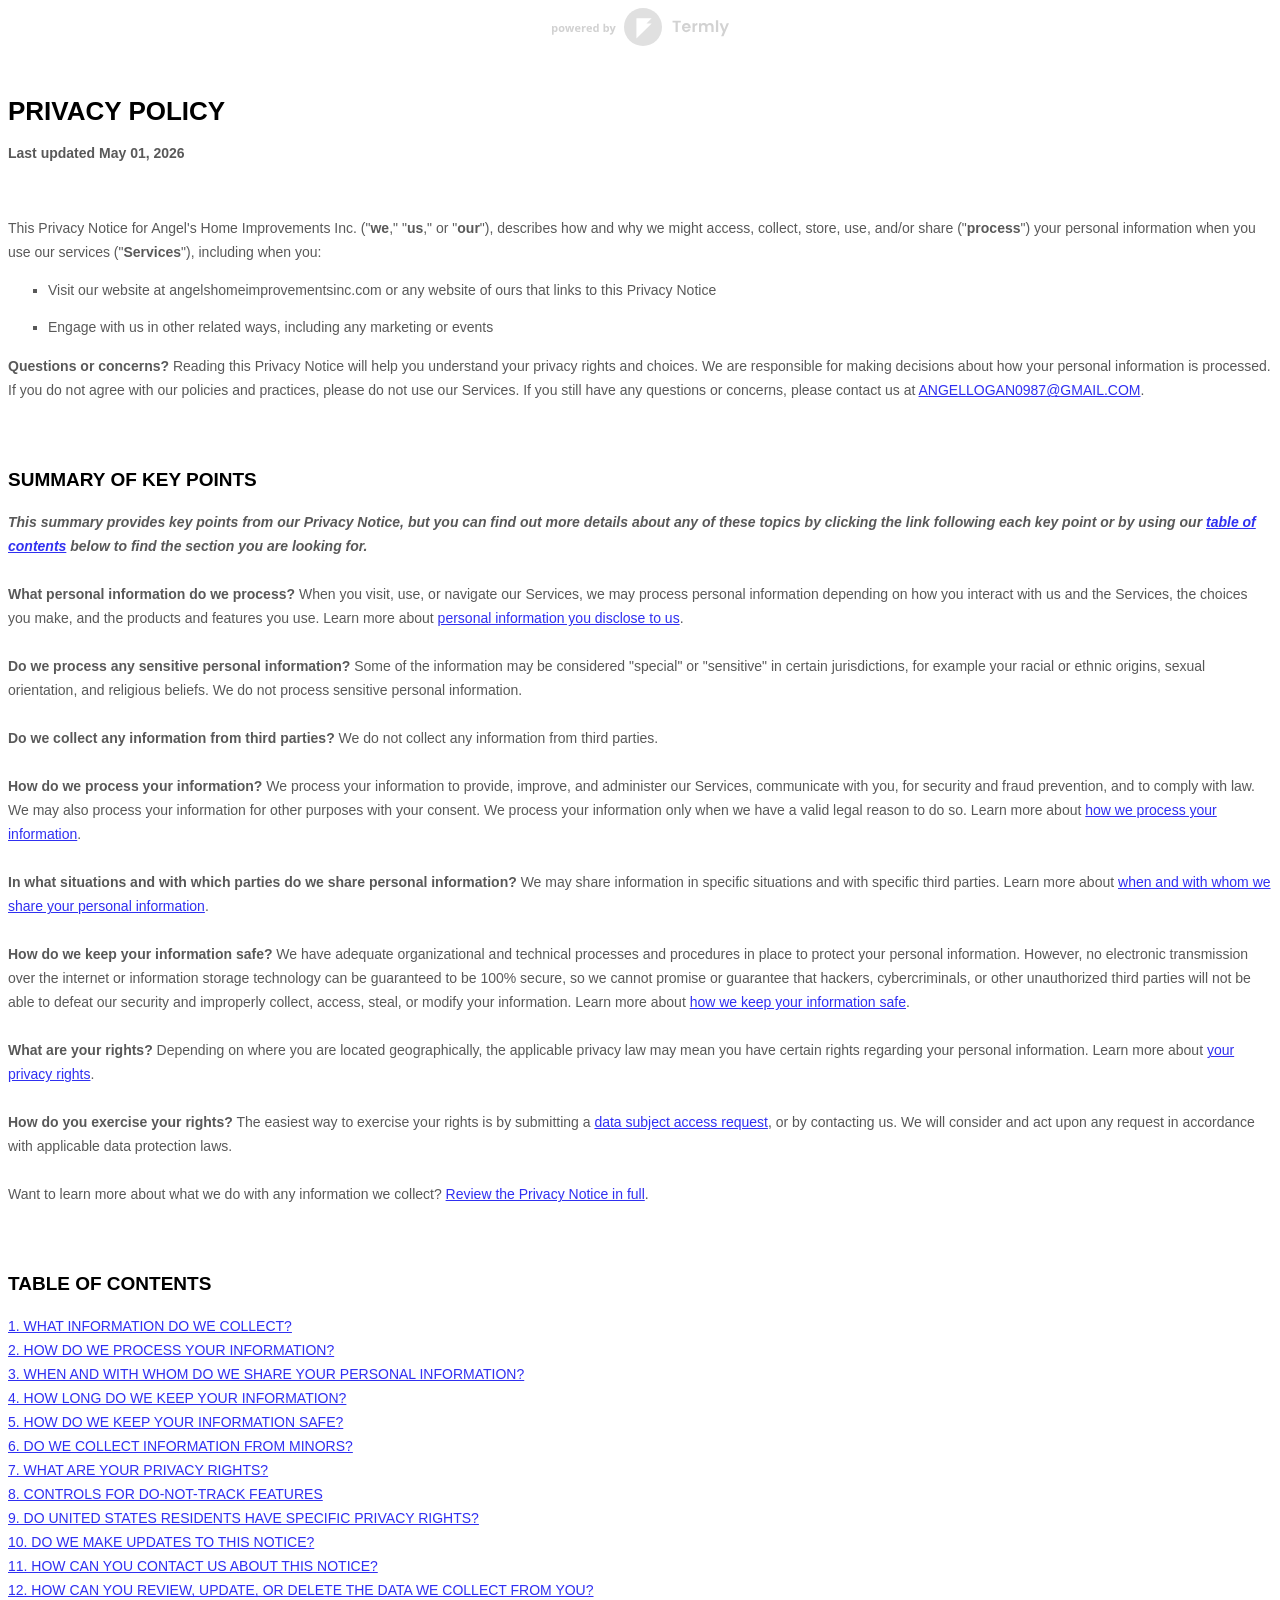
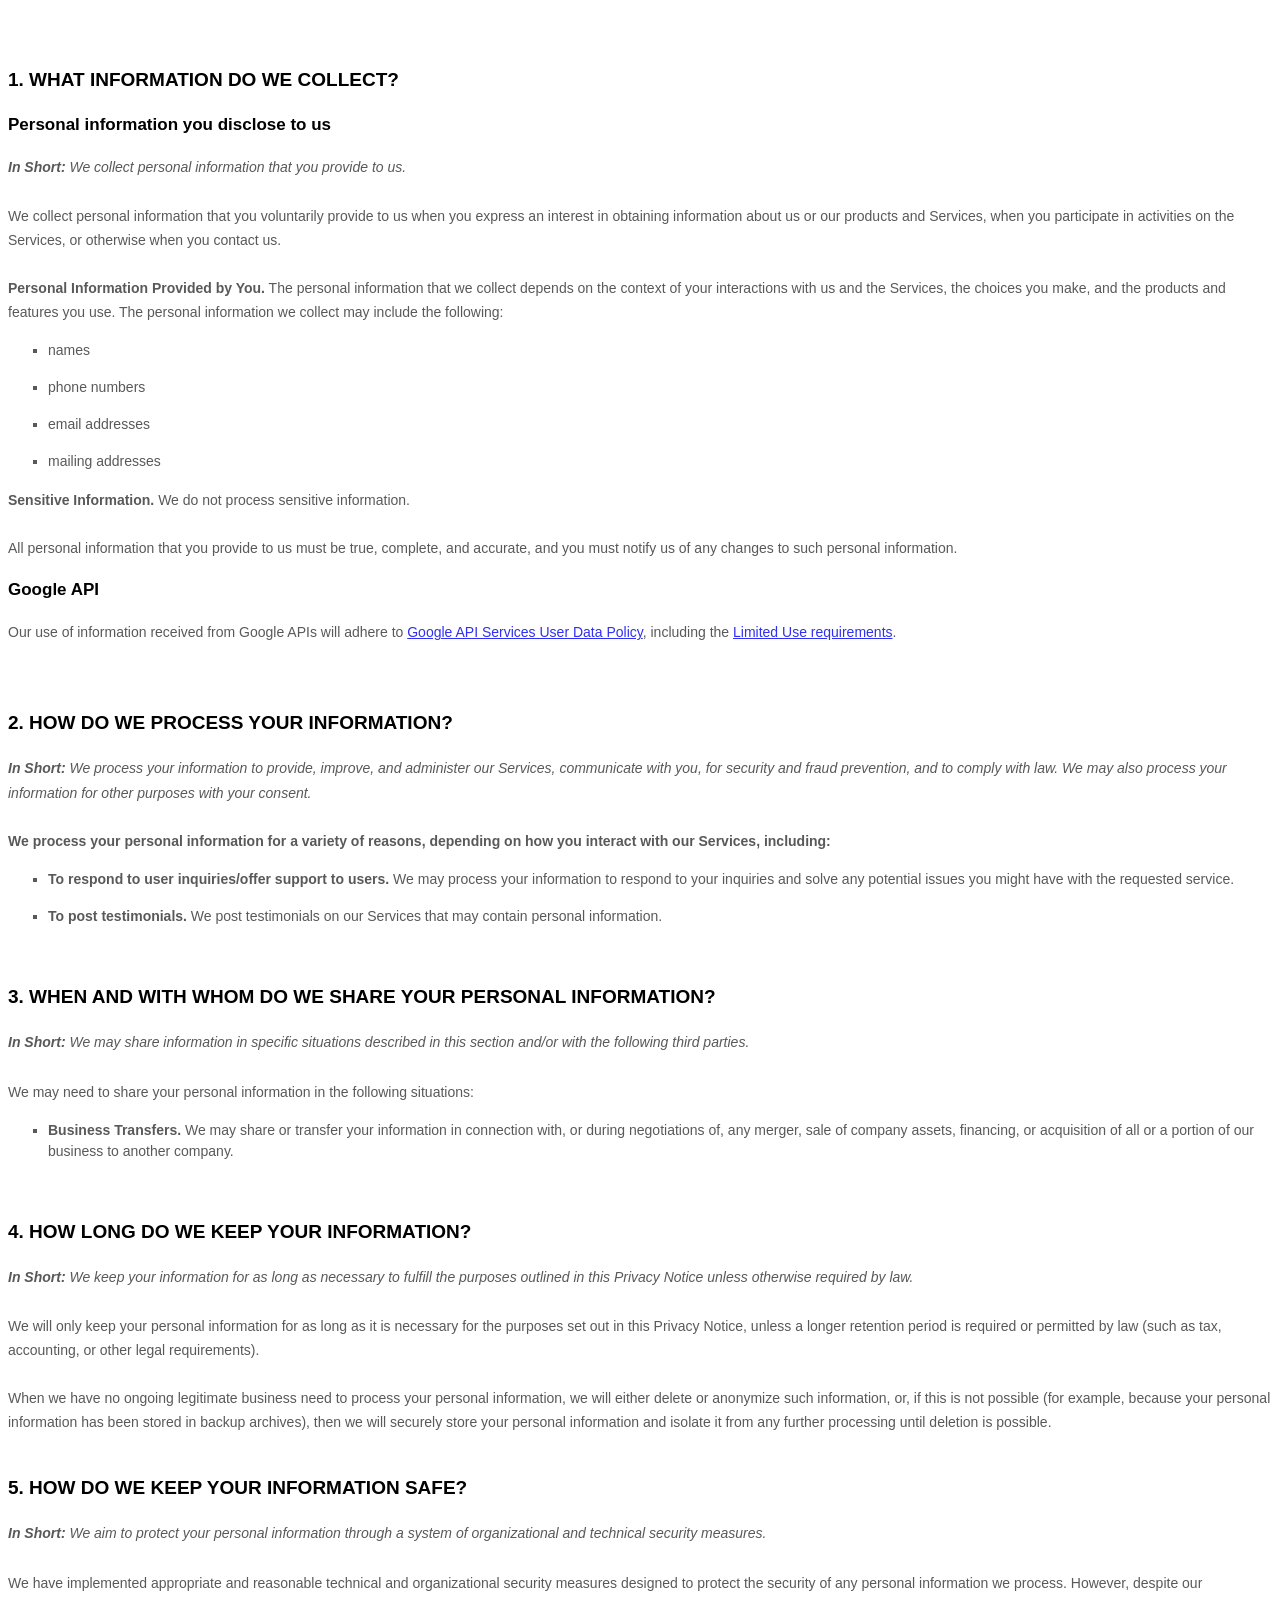
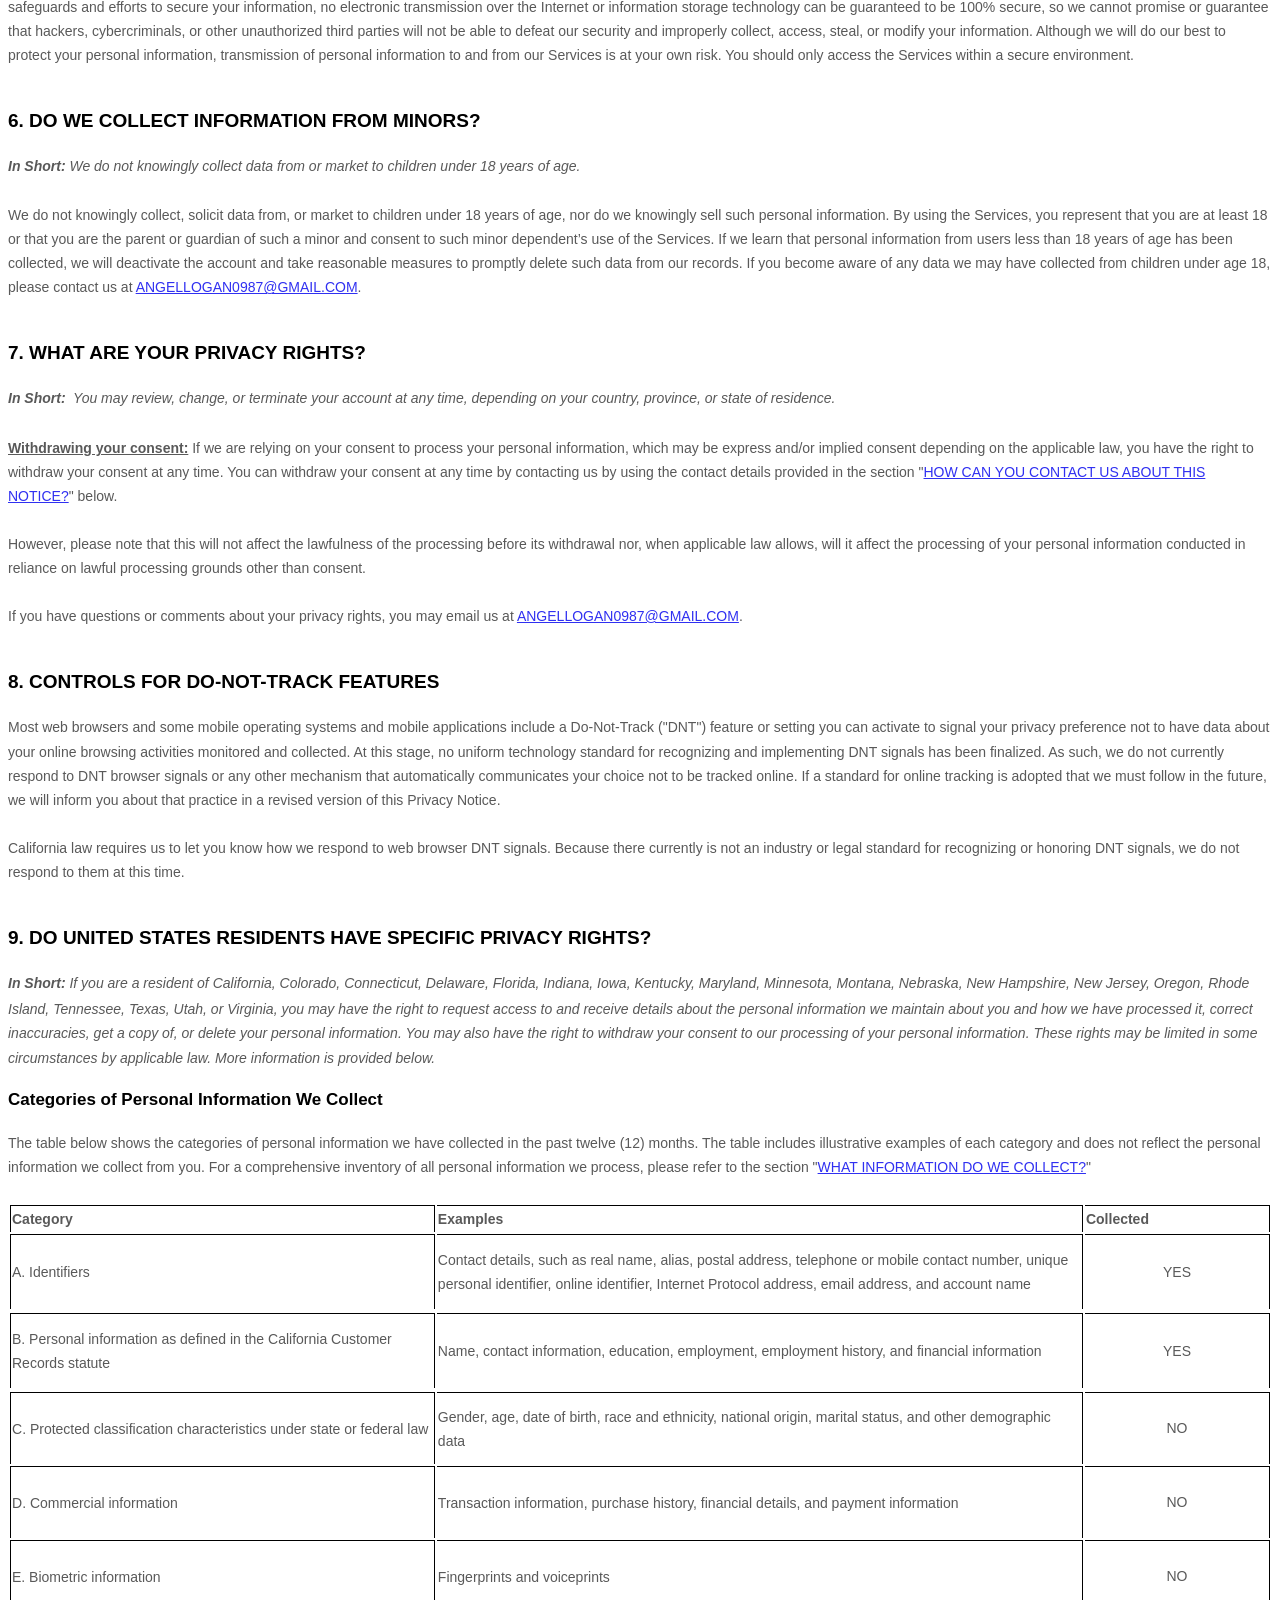
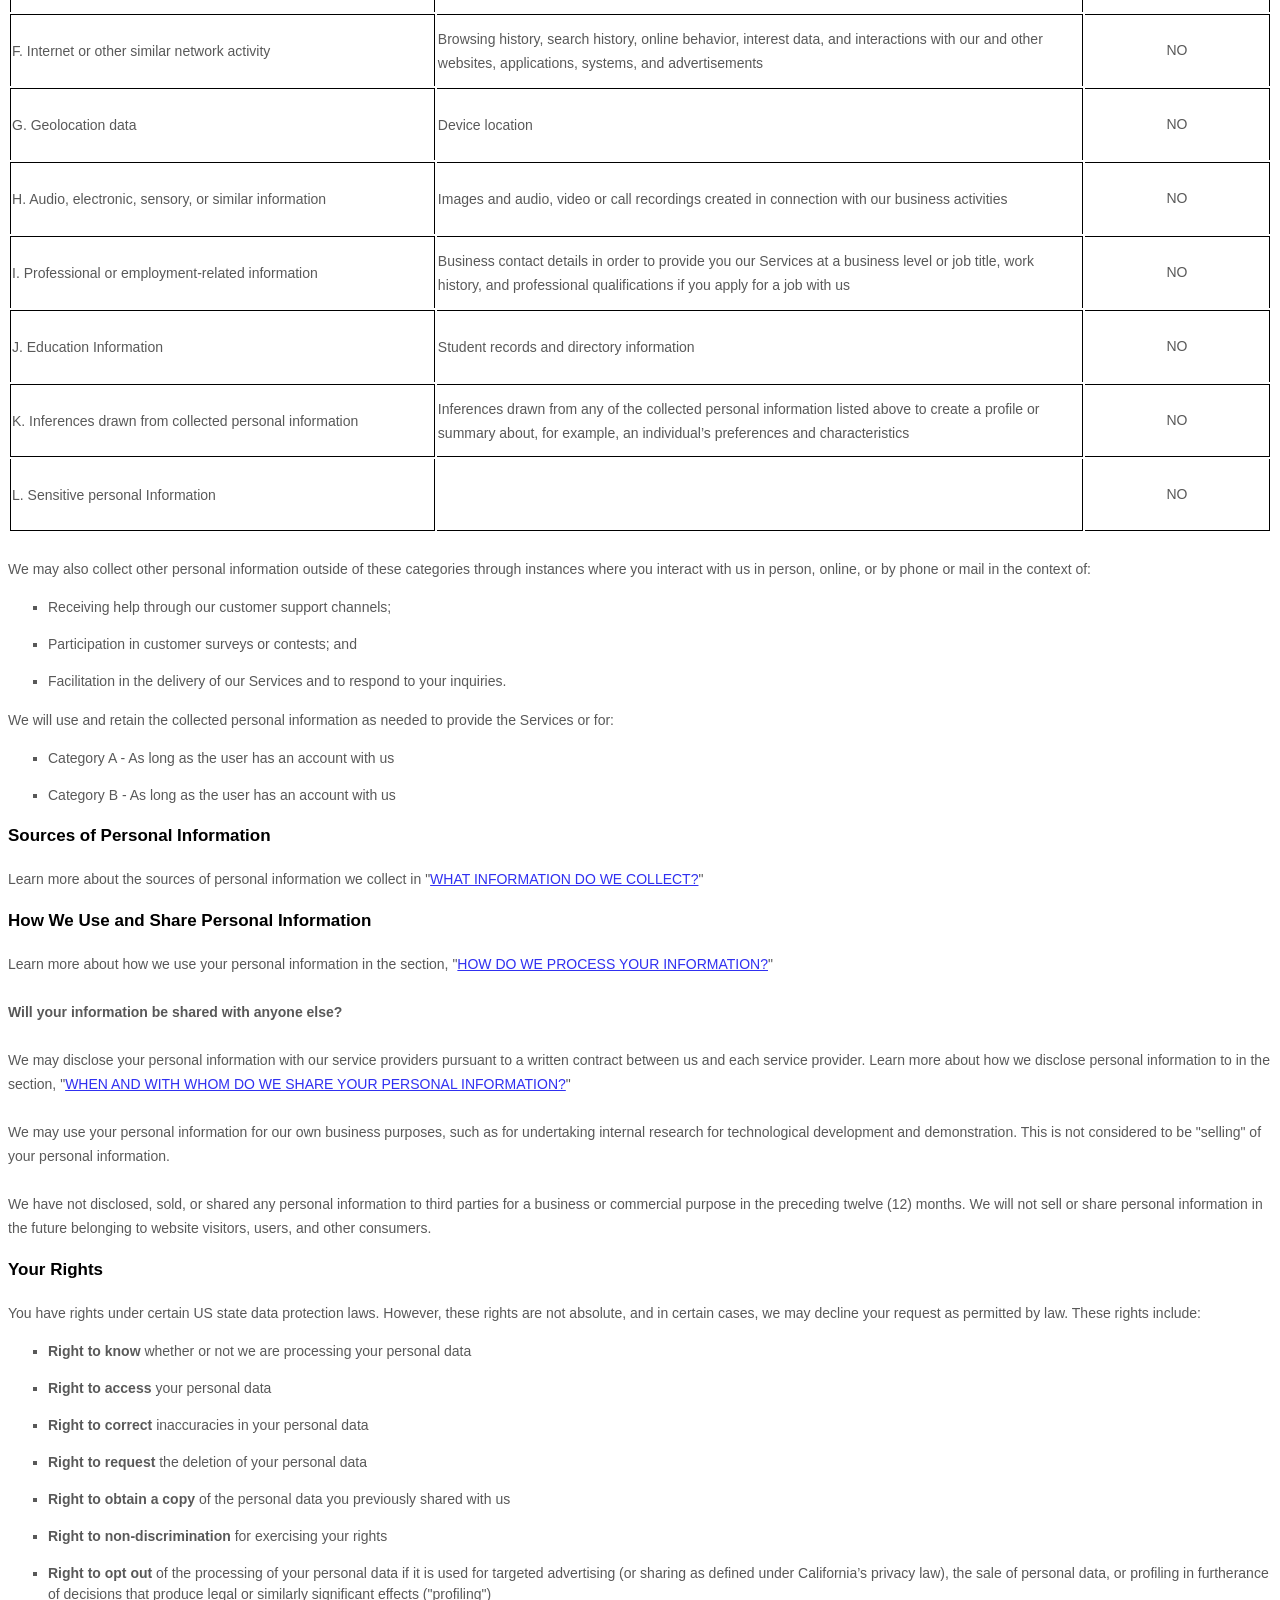
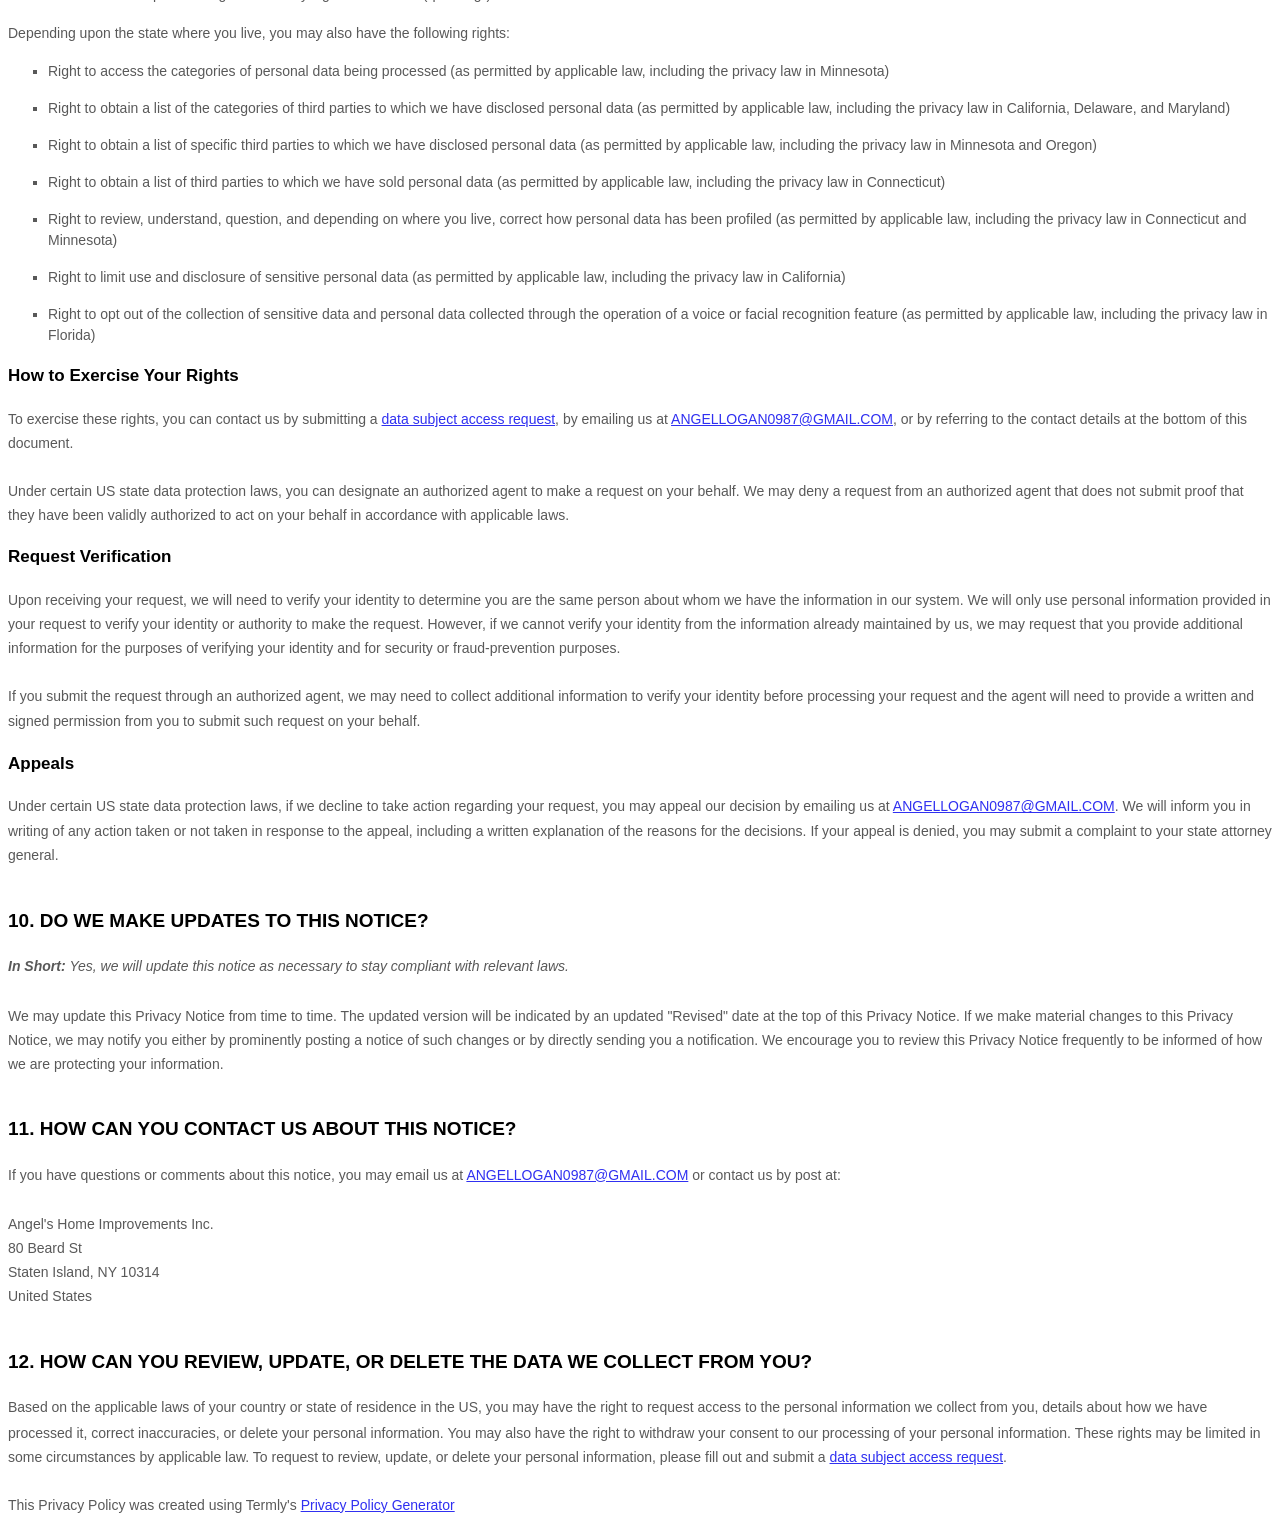
<file: privacypolicy.html>
<!DOCTYPE html>
<html lang="en">
<head>
    <meta charset="UTF-8">
    <meta name="viewport" content="width=device-width, initial-scale=1.0">
    <title>Angel's Home Improvements - Privacy Policy</title>
</head>
<body>
    
</body>
</html>

<style>
  [data-custom-class='body'], [data-custom-class='body'] * {
          background: transparent !important;
        }
[data-custom-class='title'], [data-custom-class='title'] * {
          font-family: Arial !important;
font-size: 26px !important;
color: #000000 !important;
        }
[data-custom-class='subtitle'], [data-custom-class='subtitle'] * {
          font-family: Arial !important;
color: #595959 !important;
font-size: 14px !important;
        }
[data-custom-class='heading_1'], [data-custom-class='heading_1'] * {
          font-family: Arial !important;
font-size: 19px !important;
color: #000000 !important;
        }
[data-custom-class='heading_2'], [data-custom-class='heading_2'] * {
          font-family: Arial !important;
font-size: 17px !important;
color: #000000 !important;
        }
[data-custom-class='body_text'], [data-custom-class='body_text'] * {
          color: #595959 !important;
font-size: 14px !important;
font-family: Arial !important;
        }
[data-custom-class='link'], [data-custom-class='link'] * {
          color: #3030F1 !important;
font-size: 14px !important;
font-family: Arial !important;
word-break: break-word !important;
        }
</style>
      <span style="display: block;margin: 0 auto 3.125rem;width: 11.125rem;height: 2.375rem;background: url([data-uri]) center no-repeat;"></span>

      <div data-custom-class="body">
      <div><strong><span style="font-size: 26px;"><span data-custom-class="title"><bdt class="block-component"></bdt><bdt class="question"><h1>PRIVACY POLICY</h1></bdt><bdt class="statement-end-if-in-editor"></bdt></span></span></strong></div><div><span style="color: rgb(127, 127, 127);"><strong><span style="font-size: 15px;"><span data-custom-class="subtitle">Last updated <bdt class="question">May 01, 2026</bdt></span></span></strong></span></div><div><br></div><div><br></div><div><br></div><div style="line-height: 1.5;"><span style="color: rgb(127, 127, 127);"><span style="color: rgb(89, 89, 89); font-size: 15px;"><span data-custom-class="body_text">This Privacy Notice for <bdt class="question noTranslate">Angel's Home Improvements Inc.</bdt><bdt class="block-component"></bdt></bdt> (<bdt class="block-component"></bdt>"<strong>we</strong>," "<strong>us</strong>," or "<strong>our</strong>"<bdt class="statement-end-if-in-editor"></bdt></span><span data-custom-class="body_text">), describes how and why we might access, collect, store, use, and/or share (<bdt class="block-component"></bdt>"<strong>process</strong>"<bdt class="statement-end-if-in-editor"></bdt>) your personal information when you use our services (<bdt class="block-component"></bdt>"<strong>Services</strong>"<bdt class="statement-end-if-in-editor"></bdt>), including when you:</span></span></span><span style="font-size: 15px;"><span style="color: rgb(127, 127, 127);"><span data-custom-class="body_text"><span style="color: rgb(89, 89, 89);"><span data-custom-class="body_text"><bdt class="block-component"></bdt></span></span></span></span></span></div><ul><li data-custom-class="body_text" style="line-height: 1.5;"><span style="font-size: 15px; color: rgb(89, 89, 89);"><span style="font-size: 15px; color: rgb(89, 89, 89);"><span data-custom-class="body_text">Visit our website<bdt class="block-component"></bdt> at <span style="color: rgb(0, 58, 250);"><bdt class="question noTranslate">angelshomeimprovementsinc.com</bdt></span><span style="font-size: 15px;"><span style="color: rgb(89, 89, 89);"><span data-custom-class="body_text"><span style="font-size: 15px;"><span style="color: rgb(89, 89, 89);"><bdt class="statement-end-if-in-editor"> or any website of ours that links to this Privacy Notice</bdt></span></span></span></span></span></span></span></span></li></ul><div><bdt class="block-component"><span style="font-size: 15px;"><span style="font-size: 15px;"><span style="color: rgb(127, 127, 127);"><span data-custom-class="body_text"><span style="color: rgb(89, 89, 89);"><span data-custom-class="body_text"><bdt class="block-component"></bdt></bdt></span></span></span></span></span></span></span></span></li></ul><div style="line-height: 1.5;"><bdt class="block-component"><span style="font-size: 15px;"></span></bdt></li></ul><div style="line-height: 1.5;"><span style="font-size: 15px;"><span style="color: rgb(127, 127, 127);"><span data-custom-class="body_text"><span style="color: rgb(89, 89, 89);"><span data-custom-class="body_text"><bdt class="block-component"></bdt></span></span></span></span></span></div><ul><li data-custom-class="body_text" style="line-height: 1.5;"><span style="font-size: 15px; color: rgb(89, 89, 89);"><span style="font-size: 15px; color: rgb(89, 89, 89);"><span data-custom-class="body_text">Engage with us in other related ways, including any marketing or events<span style="font-size: 15px;"><span style="color: rgb(89, 89, 89);"><span data-custom-class="body_text"><span style="font-size: 15px;"><span style="color: rgb(89, 89, 89);"><bdt class="statement-end-if-in-editor"></bdt></span></span></span></span></span></span></span></span></li></ul><div style="line-height: 1.5;"><span style="font-size: 15px;"><span style="color: rgb(127, 127, 127);"><span data-custom-class="body_text"><strong>Questions or concerns? </strong>Reading this Privacy Notice will help you understand your privacy rights and choices. We are responsible for making decisions about how your personal information is processed. If you do not agree with our policies and practices, please do not use our Services.<bdt class="block-component"></bdt> If you still have any questions or concerns, please contact us at <bdt class="question noTranslate"><a target="_blank" data-custom-class="link" href="mailto:ANGELLOGAN0987@GMAIL.COM">ANGELLOGAN0987@GMAIL.COM</a></bdt>.</span></span></span></div><div style="line-height: 1.5;"><br></div><div style="line-height: 1.5;"><br></div><div style="line-height: 1.5;"><strong><span style="font-size: 15px;"><span data-custom-class="heading_1"><h2>SUMMARY OF KEY POINTS</h2></span></span></strong></div><div style="line-height: 1.5;"><span style="font-size: 15px;"><span data-custom-class="body_text"><strong><em>This summary provides key points from our Privacy Notice, but you can find out more details about any of these topics by clicking the link following each key point or by using our </em></strong></span></span><a data-custom-class="link" href="#toc"><span style="color: rgb(0, 58, 250); font-size: 15px;"><span data-custom-class="body_text"><strong><em>table of contents</em></strong></span></span></a><span style="font-size: 15px;"><span data-custom-class="body_text"><strong><em> below to find the section you are looking for.</em></strong></span></span></div><div style="line-height: 1.5;"><br></div><div style="line-height: 1.5;"><span style="font-size: 15px;"><span data-custom-class="body_text"><strong>What personal information do we process?</strong> When you visit, use, or navigate our Services, we may process personal information depending on how you interact with us and the Services, the choices you make, and the products and features you use. Learn more about </span></span><a data-custom-class="link" href="#personalinfo"><span style="color: rgb(0, 58, 250); font-size: 15px;"><span data-custom-class="body_text">personal information you disclose to us</span></span></a><span data-custom-class="body_text">.</span></div><div style="line-height: 1.5;"><br></div><div style="line-height: 1.5;"><span style="font-size: 15px;"><span data-custom-class="body_text"><strong>Do we process any sensitive personal information? </strong>Some of the information may be considered <bdt class="block-component"></bdt>"special" or "sensitive"<bdt class="statement-end-if-in-editor"></bdt> in certain jurisdictions, for example your racial or ethnic origins, sexual orientation, and religious beliefs. <bdt class="block-component"></bdt>We do not process sensitive personal information.<bdt class="else-block"></bdt></span></span></div><div style="line-height: 1.5;"><br></div><div style="line-height: 1.5;"><span style="font-size: 15px;"><span data-custom-class="body_text"><strong>Do we collect any information from third parties?</strong> <bdt class="block-component"></bdt>We do not collect any information from third parties.<bdt class="else-block"></bdt></span></span></div><div style="line-height: 1.5;"><br></div><div style="line-height: 1.5;"><span style="font-size: 15px;"><span data-custom-class="body_text"><strong>How do we process your information?</strong> We process your information to provide, improve, and administer our Services, communicate with you, for security and fraud prevention, and to comply with law. We may also process your information for other purposes with your consent. We process your information only when we have a valid legal reason to do so. Learn more about </span></span><a data-custom-class="link" href="#infouse"><span style="color: rgb(0, 58, 250); font-size: 15px;"><span data-custom-class="body_text">how we process your information</span></span></a><span data-custom-class="body_text">.</span></div><div style="line-height: 1.5;"><br></div><div style="line-height: 1.5;"><span style="font-size: 15px;"><span data-custom-class="body_text"><strong>In what situations and with which <bdt class="block-component"></bdt>parties do we share personal information?</strong> We may share information in specific situations and with specific <bdt class="block-component"></bdt>third parties. Learn more about </span></span><a data-custom-class="link" href="#whoshare"><span style="color: rgb(0, 58, 250); font-size: 15px;"><span data-custom-class="body_text">when and with whom we share your personal information</span></span></a><span style="font-size: 15px;"><span data-custom-class="body_text">.<bdt class="block-component"></bdt></span></span></div><div style="line-height: 1.5;"><br></div><div style="line-height: 1.5;"><span style="font-size: 15px;"><span data-custom-class="body_text"><strong>How do we keep your information safe?</strong> We have adequate <bdt class="block-component"></bdt>organizational<bdt class="statement-end-if-in-editor"></bdt> and technical processes and procedures in place to protect your personal information. However, no electronic transmission over the internet or information storage technology can be guaranteed to be 100% secure, so we cannot promise or guarantee that hackers, cybercriminals, or other <bdt class="block-component"></bdt>unauthorized<bdt class="statement-end-if-in-editor"></bdt> third parties will not be able to defeat our security and improperly collect, access, steal, or modify your information. Learn more about </span></span><a data-custom-class="link" href="#infosafe"><span style="color: rgb(0, 58, 250); font-size: 15px;"><span data-custom-class="body_text">how we keep your information safe</span></span></a><span data-custom-class="body_text">.</span><span style="font-size: 15px;"><span data-custom-class="body_text"><bdt class="statement-end-if-in-editor"></bdt></span></span></div><div style="line-height: 1.5;"><br></div><div style="line-height: 1.5;"><span style="font-size: 15px;"><span data-custom-class="body_text"><strong>What are your rights?</strong> Depending on where you are located geographically, the applicable privacy law may mean you have certain rights regarding your personal information. Learn more about </span></span><a data-custom-class="link" href="#privacyrights"><span style="color: rgb(0, 58, 250); font-size: 15px;"><span data-custom-class="body_text">your privacy rights</span></span></a><span data-custom-class="body_text">.</span></div><div style="line-height: 1.5;"><br></div><div style="line-height: 1.5;"><span style="font-size: 15px;"><span data-custom-class="body_text"><strong>How do you exercise your rights?</strong> The easiest way to exercise your rights is by <bdt class="block-component">submitting a </bdt></span></span><a data-custom-class="link" href="https://app.termly.io/dsar/99fa7aa4-9fe3-469f-9c24-9b4d86014eb2" rel="noopener noreferrer" target="_blank"><span style="color: rgb(0, 58, 250); font-size: 15px;"><span data-custom-class="body_text">data subject access request</span></span></a><span style="font-size: 15px;"><span data-custom-class="body_text"><bdt class="block-component"></bdt>, or by contacting us. We will consider and act upon any request in accordance with applicable data protection laws.</span></span></div><div style="line-height: 1.5;"><br></div><div style="line-height: 1.5;"><span style="font-size: 15px;"><span data-custom-class="body_text">Want to learn more about what we do with any information we collect? </span></span><a data-custom-class="link" href="#toc"><span style="color: rgb(0, 58, 250); font-size: 15px;"><span data-custom-class="body_text">Review the Privacy Notice in full</span></span></a><span style="font-size: 15px;"><span data-custom-class="body_text">.</span></span></div><div style="line-height: 1.5;"><br></div><div style="line-height: 1.5;"><br></div><div id="toc" style="line-height: 1.5;"><span style="font-size: 15px;"><span style="color: rgb(127, 127, 127);"><span style="color: rgb(0, 0, 0);"><strong><span data-custom-class="heading_1"><h2>TABLE OF CONTENTS</h2></span></strong></span></span></span></div><div style="line-height: 1.5;"><span style="font-size: 15px;"><a data-custom-class="link" href="#infocollect"><span style="color: rgb(0, 58, 250);">1. WHAT INFORMATION DO WE COLLECT?</span></a></span></div><div style="line-height: 1.5;"><span style="font-size: 15px;"><a data-custom-class="link" href="#infouse"><span style="color: rgb(0, 58, 250);">2. HOW DO WE PROCESS YOUR INFORMATION?<bdt class="block-component"></bdt></span></a></span></div><div style="line-height: 1.5;"><span style="font-size: 15px;"><span style="color: rgb(0, 58, 250);"><a data-custom-class="link" href="#whoshare">3. WHEN AND WITH WHOM DO WE SHARE YOUR PERSONAL INFORMATION?</a></span><span data-custom-class="body_text"><bdt class="block-component"></bdt></a><span style="color: rgb(127, 127, 127);"><span style="color: rgb(89, 89, 89);"><span data-custom-class="body_text"><span style="color: rgb(89, 89, 89);"><bdt class="block-component"></bdt></span></span></span></span><bdt class="block-component"></bdt></span></div><div style="line-height: 1.5;"><span style="font-size: 15px;"><span style="color: rgb(127, 127, 127);"><span style="color: rgb(89, 89, 89);"><span data-custom-class="body_text"><span style="color: rgb(89, 89, 89);"><span style="color: rgb(89, 89, 89);"><span style="color: rgb(89, 89, 89);"><bdt class="block-component"></bdt></span></span> <bdt class="block-component"></bdt></span></span></span></span></span></div><div style="line-height: 1.5;"><span style="font-size: 15px;"><a data-custom-class="link" href="#inforetain"><span style="color: rgb(0, 58, 250);">4. HOW LONG DO WE KEEP YOUR INFORMATION?</span></a><span style="color: rgb(127, 127, 127);"><span style="color: rgb(89, 89, 89);"><span data-custom-class="body_text"><span style="color: rgb(89, 89, 89);"><span style="color: rgb(89, 89, 89);"><bdt class="block-component"></bdt></span></span></span></span></span></span></div><div style="line-height: 1.5;"><span style="font-size: 15px;"><a data-custom-class="link" href="#infosafe"><span style="color: rgb(0, 58, 250);">5. HOW DO WE KEEP YOUR INFORMATION SAFE?</span></a><span style="color: rgb(127, 127, 127);"><span style="color: rgb(89, 89, 89);"><span data-custom-class="body_text"><span style="color: rgb(89, 89, 89);"><bdt class="statement-end-if-in-editor"></bdt><bdt class="block-component"></bdt></span></span></span></span></span></div><div style="line-height: 1.5;"><span style="font-size: 15px;"><a data-custom-class="link" href="#infominors"><span style="color: rgb(0, 58, 250);">6. DO WE COLLECT INFORMATION FROM MINORS?</span></a><span style="color: rgb(127, 127, 127);"><span style="color: rgb(89, 89, 89);"><span data-custom-class="body_text"><span style="color: rgb(89, 89, 89);"><bdt class="statement-end-if-in-editor"></bdt></span></span></span></span></span></div><div style="line-height: 1.5;"><span style="font-size: 15px;"><span style="color: rgb(0, 58, 250);"><a data-custom-class="link" href="#privacyrights">7. WHAT ARE YOUR PRIVACY RIGHTS?</a></span></span></div><div style="line-height: 1.5;"><span style="font-size: 15px;"><a data-custom-class="link" href="#DNT"><span style="color: rgb(0, 58, 250);">8. CONTROLS FOR DO-NOT-TRACK FEATURES<bdt class="block-component"></bdt></span></a></span></div><div style="line-height: 1.5;"><span style="font-size: 15px;"><a data-custom-class="link" href="#uslaws"><span style="color: rgb(0, 58, 250);">9. DO UNITED STATES RESIDENTS HAVE SPECIFIC PRIVACY RIGHTS?</span></a></span><bdt class="block-component"><span style="font-size: 15px;"><span data-custom-class="body_text"></span></bdt></span></div><div style="line-height: 1.5;"><bdt class="block-component"><span style="font-size: 15px;"></bdt><bdt class="block-component"></bdt><bdt class="block-component"></bdt><bdt class="block-component"></bdt><bdt class="block-component"></bdt><bdt class="block-component"></bdt><bdt class="block-component"></bdt><bdt class="block-component"></bdt><bdt class="block-component"></bdt><bdt class="block-component"></span></bdt></div><div style="line-height: 1.5;"><span style="font-size: 15px;"><a data-custom-class="link" href="#policyupdates"><span style="color: rgb(0, 58, 250);">10. DO WE MAKE UPDATES TO THIS NOTICE?</span></a></span></div><div style="line-height: 1.5;"><a data-custom-class="link" href="#contact"><span style="color: rgb(0, 58, 250); font-size: 15px;">11. HOW CAN YOU CONTACT US ABOUT THIS NOTICE?</span></a></div><div style="line-height: 1.5;"><a data-custom-class="link" href="#request"><span style="color: rgb(0, 58, 250);">12. HOW CAN YOU REVIEW, UPDATE, OR DELETE THE DATA WE COLLECT FROM YOU?</span></a></div><div style="line-height: 1.5;"><br></div><div style="line-height: 1.5;"><br></div><div id="infocollect" style="line-height: 1.5;"><span style="color: rgb(0, 0, 0);"><span style="color: rgb(0, 0, 0); font-size: 15px;"><span style="font-size: 15px; color: rgb(0, 0, 0);"><span style="font-size: 15px; color: rgb(0, 0, 0);"><span id="control" style="color: rgb(0, 0, 0);"><strong><span data-custom-class="heading_1"><h2>1. WHAT INFORMATION DO WE COLLECT?</h2></span></strong></span></span></span></span></span><span data-custom-class="heading_2" id="personalinfo" style="color: rgb(0, 0, 0);"><span style="font-size: 15px;"><strong><h3>Personal information you disclose to us</h3></strong></span></span><span style="color: rgb(127, 127, 127);"><span style="color: rgb(89, 89, 89); font-size: 15px;"><span data-custom-class="body_text"><span style="font-size: 15px; color: rgb(89, 89, 89);"><span style="font-size: 15px; color: rgb(89, 89, 89);"><span data-custom-class="body_text"><strong><em>In Short:</em></strong></span></span></span></span><span data-custom-class="body_text"><span style="font-size: 15px; color: rgb(89, 89, 89);"><span style="font-size: 15px; color: rgb(89, 89, 89);"><span data-custom-class="body_text"><strong><em> </em></strong><em>We collect personal information that you provide to us.</em></span></span></span></span></span></span></div><div style="line-height: 1.5;"><br></div><div style="line-height: 1.5;"><span style="font-size: 15px; color: rgb(89, 89, 89);"><span style="font-size: 15px; color: rgb(89, 89, 89);"><span data-custom-class="body_text">We collect personal information that you voluntarily provide to us when you <span style="font-size: 15px;"><bdt class="block-component"></bdt></span></span><span data-custom-class="body_text">express an interest in obtaining information about us or our products and Services, when you participate in activities on the Services, or otherwise when you contact us.</span></span></span></span></div><div style="line-height: 1.5;"><br></div><div style="line-height: 1.5;"><span style="font-size: 15px; color: rgb(89, 89, 89);"><span style="font-size: 15px; color: rgb(89, 89, 89);"><span data-custom-class="body_text"><span style="font-size: 15px;"><bdt class="block-component"></bdt></span></span></span></span></div><div style="line-height: 1.5;"><span style="font-size: 15px; color: rgb(89, 89, 89);"><span style="font-size: 15px; color: rgb(89, 89, 89);"><span data-custom-class="body_text"><strong>Personal Information Provided by You.</strong> The personal information that we collect depends on the context of your interactions with us and the Services, the choices you make, and the products and features you use. The personal information we collect may include the following:<span style="font-size: 15px;"><span data-custom-class="body_text"><bdt class="forloop-component"></bdt></span></span></span></span></span></div><ul><li data-custom-class="body_text" style="line-height: 1.5;"><span style="font-size: 15px; color: rgb(89, 89, 89);"><span style="font-size: 15px; color: rgb(89, 89, 89);"><span data-custom-class="body_text"><span style="font-size: 15px;"><span data-custom-class="body_text"><bdt class="question">names</bdt></span></span></span></span></span></li></ul><div style="line-height: 1.5;"><span style="font-size: 15px; color: rgb(89, 89, 89);"><span style="font-size: 15px; color: rgb(89, 89, 89);"><span data-custom-class="body_text"><span style="font-size: 15px;"><span data-custom-class="body_text"><bdt class="forloop-component"></bdt></span></span></span></span></span></div><ul><li data-custom-class="body_text" style="line-height: 1.5;"><span style="font-size: 15px; color: rgb(89, 89, 89);"><span style="font-size: 15px; color: rgb(89, 89, 89);"><span data-custom-class="body_text"><span style="font-size: 15px;"><span data-custom-class="body_text"><bdt class="question">phone numbers</bdt></span></span></span></span></span></li></ul><div style="line-height: 1.5;"><span style="font-size: 15px; color: rgb(89, 89, 89);"><span style="font-size: 15px; color: rgb(89, 89, 89);"><span data-custom-class="body_text"><span style="font-size: 15px;"><span data-custom-class="body_text"><bdt class="forloop-component"></bdt></span></span></span></span></span></div><ul><li data-custom-class="body_text" style="line-height: 1.5;"><span style="font-size: 15px; color: rgb(89, 89, 89);"><span style="font-size: 15px; color: rgb(89, 89, 89);"><span data-custom-class="body_text"><span style="font-size: 15px;"><span data-custom-class="body_text"><bdt class="question">email addresses</bdt></span></span></span></span></span></li></ul><div style="line-height: 1.5;"><span style="font-size: 15px; color: rgb(89, 89, 89);"><span style="font-size: 15px; color: rgb(89, 89, 89);"><span data-custom-class="body_text"><span style="font-size: 15px;"><span data-custom-class="body_text"><bdt class="forloop-component"></bdt></span></span></span></span></span></div><ul><li data-custom-class="body_text" style="line-height: 1.5;"><span style="font-size: 15px; color: rgb(89, 89, 89);"><span style="font-size: 15px; color: rgb(89, 89, 89);"><span data-custom-class="body_text"><span style="font-size: 15px;"><span data-custom-class="body_text"><bdt class="question">mailing addresses</bdt></span></span></span></span></span></li></ul><div style="line-height: 1.5;"><span style="font-size: 15px; color: rgb(89, 89, 89);"><span style="font-size: 15px; color: rgb(89, 89, 89);"><span data-custom-class="body_text"><span style="font-size: 15px;"><span data-custom-class="body_text"><bdt class="forloop-component"></bdt></span><span data-custom-class="body_text"><bdt class="statement-end-if-in-editor"></bdt></span></span></span></span></span></div><div id="sensitiveinfo" style="line-height: 1.5;"><span style="font-size: 15px;"><span data-custom-class="body_text"><strong>Sensitive Information.</strong> <bdt class="block-component"></bdt>We do not process sensitive information.</span></span></div><div style="line-height: 1.5;"><br></div><div style="line-height: 1.5;"><span style="font-size: 15px;"><span data-custom-class="body_text"><bdt class="else-block"></bdt></span></span><span style="font-size: 15px; color: rgb(89, 89, 89);"><span style="font-size: 15px; color: rgb(89, 89, 89);"><span data-custom-class="body_text"><span style="font-size: 15px;"><span data-custom-class="body_text"><bdt class="block-component"><bdt class="block-component"></bdt></bdt></span></span></span></span><bdt class="block-component"></span></span></bdt></div><div style="line-height: 1.5;"><span style="font-size: 15px; color: rgb(89, 89, 89);"><span style="font-size: 15px; color: rgb(89, 89, 89);"><span data-custom-class="body_text">All personal information that you provide to us must be true, complete, and accurate, and you must notify us of any changes to such personal information.</span></span></span></div><div style="line-height: 1.5;"><span style="font-size: 15px; color: rgb(89, 89, 89);"><span style="font-size: 15px; color: rgb(89, 89, 89);"><span data-custom-class="body_text"><bdt class="block-component"></bdt></bdt></span></span></span><bdt class="block-component"><span style="font-size: 15px;"></span></bdt></div><div style="line-height: 1.5;"><span style="font-size: 15px;"><strong><span data-custom-class="heading_2"><h3>Google API</h3></span></strong><span data-custom-class="body_text">Our use of information received from Google APIs will adhere to </span></span><a data-custom-class="link" href="https://developers.google.com/terms/api-services-user-data-policy" rel="noopener noreferrer" target="_blank"><span style="color: rgb(0, 58, 250); font-size: 15px;"><span data-custom-class="body_text">Google API Services User Data Policy</span></span></a><span style="font-size: 15px;"><span data-custom-class="body_text">, including the </span></span><a data-custom-class="link" href="https://developers.google.com/terms/api-services-user-data-policy#limited-use" rel="noopener noreferrer" target="_blank"><span style="color: rgb(0, 58, 250); font-size: 15px;"><span data-custom-class="body_text">Limited Use requirements</span></span></a><span style="font-size: 15px;"><span data-custom-class="body_text">.</span> <br></span></div><div><span style="font-size: 15px;"><br></span></div><div style="line-height: 1.5;"><bdt class="statement-end-if-in-editor"><span style="font-size: 15px;"></span></bdt><span style="font-size: 15px; color: rgb(89, 89, 89);"><span style="font-size: 15px; color: rgb(89, 89, 89);"><span data-custom-class="body_text"><span style="color: rgb(89, 89, 89); font-size: 15px;"><span data-custom-class="body_text"><span style="color: rgb(89, 89, 89); font-size: 15px;"><span data-custom-class="body_text"><bdt class="statement-end-if-in-editor"><bdt class="block-component"></bdt></bdt></span></span></span></span></bdt></span></span></span></span></span></span></span></span><span style="font-size: 15px;"><span data-custom-class="body_text"><bdt class="block-component"></bdt></span></span></div><div style="line-height: 1.5;"><br></div><div id="infouse" style="line-height: 1.5;"><span style="color: rgb(127, 127, 127);"><span style="color: rgb(89, 89, 89); font-size: 15px;"><span style="font-size: 15px; color: rgb(89, 89, 89);"><span style="font-size: 15px; color: rgb(89, 89, 89);"><span id="control" style="color: rgb(0, 0, 0);"><strong><span data-custom-class="heading_1"><h2>2. HOW DO WE PROCESS YOUR INFORMATION?</h2></span></strong></span></span></span><span data-custom-class="body_text"><span style="font-size: 15px; color: rgb(89, 89, 89);"><span style="font-size: 15px; color: rgb(89, 89, 89);"><span data-custom-class="body_text"><strong><em>In Short: </em></strong><em>We process your information to provide, improve, and administer our Services, communicate with you, for security and fraud prevention, and to comply with law.<bdt class="block-component"></bdt> We may also process your information for other purposes <bdt class="block-component"></bdt>with your<bdt class="statement-end-if-in-editor"></bdt> consent.</em></span></span></span></span></span></span></div><div style="line-height: 1.5;"><br></div><div style="line-height: 1.5;"><span style="font-size: 15px; color: rgb(89, 89, 89);"><span style="font-size: 15px; color: rgb(89, 89, 89);"><span data-custom-class="body_text"><strong>We process your personal information for a variety of reasons, depending on how you interact with our Services, including:</strong><bdt class="block-component"></bdt></span></span></span></span></span></span></span></span></span></span></span></span></li></ul><div style="line-height: 1.5;"><span style="font-size: 15px; color: rgb(89, 89, 89);"><span style="font-size: 15px; color: rgb(89, 89, 89);"><span data-custom-class="body_text"><bdt class="block-component"></bdt></span></span></span></span></span></span></span></span></span></span></span></span></span></span></span></li></ul><div style="line-height: 1.5;"><span style="font-size: 15px; color: rgb(89, 89, 89);"><span style="font-size: 15px; color: rgb(89, 89, 89);"><span data-custom-class="body_text"><bdt class="block-component"></bdt></span></span></span></span></span></span></span></span></span></span></span></span></span></span></span></span></span></span></span></span></span></li></ul><div style="line-height: 1.5;"><span style="font-size: 15px; color: rgb(89, 89, 89);"><span style="font-size: 15px; color: rgb(89, 89, 89);"><span data-custom-class="body_text"><bdt class="block-component"></bdt></span></span></span></div><ul><li data-custom-class="body_text" style="line-height: 1.5;"><span style="font-size: 15px; color: rgb(89, 89, 89);"><span style="font-size: 15px; color: rgb(89, 89, 89);"><span data-custom-class="body_text"><strong>To respond to user inquiries/offer support to users. </strong>We may process your information to respond to your inquiries and solve any potential issues you might have with the requested service.<span style="font-size: 15px; color: rgb(89, 89, 89);"><span style="font-size: 15px; color: rgb(89, 89, 89);"><span data-custom-class="body_text"><span style="font-size: 15px;"><span style="color: rgb(89, 89, 89);"><span data-custom-class="body_text"><span style="font-size: 15px;"><span style="color: rgb(89, 89, 89);"><span data-custom-class="body_text"><bdt class="statement-end-if-in-editor"></bdt></span></span></span></span></span></span></span></span></span></span></span></span></li></ul><div style="line-height: 1.5;"><span style="font-size: 15px; color: rgb(89, 89, 89);"><span style="font-size: 15px; color: rgb(89, 89, 89);"><span data-custom-class="body_text"><bdt class="block-component"></bdt></span></span></span></li></ul><div style="line-height: 1.5;"><bdt class="block-component"><span style="font-size: 15px;"></bdt></span></span></span></span></span></span></li></ul><div style="line-height: 1.5;"><bdt class="block-component"><span style="font-size: 15px;"></bdt></span></span></span></span></span></span></span></span></span></li></ul><div style="line-height: 1.5;"><bdt class="block-component"><span style="font-size: 15px;"></bdt></span></span></span></span></span></span></span></span></span></span></span></span></li></ul><div style="line-height: 1.5;"><bdt class="block-component"><span style="font-size: 15px;"><span data-custom-class="body_text"></span></span></bdt></li></ul><p style="font-size: 15px; line-height: 1.5;"><bdt class="block-component"><span style="font-size: 15px;"></bdt></span></span></span></span></span></span></span></span></span></span></span></li></ul><p style="font-size: 15px; line-height: 1.5;"><bdt class="block-component"><span style="font-size: 15px;"></bdt></span></span></span></span></span></span></span></span></span></span></span></li></ul><p style="font-size: 15px; line-height: 1.5;"><bdt class="block-component"></bdt></span></span></span></span></span></span></span></span></span></span></span></li></ul><p style="font-size: 15px; line-height: 1.5;"><bdt class="block-component"></bdt></span></span></span></span></span></span></span></span></span></span></span></li></ul><div style="line-height: 1.5;"><bdt class="block-component"><span style="font-size: 15px;"><span data-custom-class="body_text"></span></bdt></span></li></ul><div style="line-height: 1.5;"><bdt class="block-component"><span style="font-size: 15px;"></bdt></span></span></span></li></ul><div style="line-height: 1.5;"><bdt class="block-component"><span style="font-size: 15px;"></bdt></span></span></span></li></ul><div style="line-height: 1.5;"><span style="font-size: 15px;"><bdt class="block-component"><span data-custom-class="body_text"></bdt></span></span></li></ul><div style="line-height: 1.5;"><bdt class="block-component"><span style="font-size: 15px;"><span data-custom-class="body_text"></span></span></bdt></div><ul><li data-custom-class="body_text" style="line-height: 1.5;"><span style="font-size: 15px;"><span data-custom-class="body_text"><strong>To post testimonials.</strong> We post testimonials on our Services that may contain personal information.<bdt class="statement-end-if-in-editor"></bdt></span></span></li></ul><div style="line-height: 1.5;"><bdt class="block-component"><span style="font-size: 15px;"><span data-custom-class="body_text"></span></span></bdt></li></ul><div style="line-height: 1.5;"><bdt class="block-component"><span style="font-size: 15px;"><span data-custom-class="body_text"></span></span></bdt></li></ul><div style="line-height: 1.5;"><bdt class="block-component"><span style="font-size: 15px;"><span data-custom-class="body_text"></span></span></bdt></li></ul><div style="line-height: 1.5;"><bdt class="block-component"><span style="font-size: 15px;"><span data-custom-class="body_text"></span></span></bdt></li></ul><div style="line-height: 1.5;"><bdt class="block-component"><span style="font-size: 15px;"><span data-custom-class="body_text"></span></span></bdt></li></ul><div style="line-height: 1.5;"><bdt class="block-component"><span style="font-size: 15px;"><span data-custom-class="body_text"></span></span></bdt></li></ul><div style="line-height: 1.5;"><bdt class="block-component"><span style="font-size: 15px;"><span data-custom-class="body_text"></bdt></span></span></li></ul><div style="line-height: 1.5;"><bdt class="block-component"><span style="font-size: 15px;"><span data-custom-class="body_text"></bdt></span></span></li></ul><div style="line-height: 1.5;"><bdt class="block-component"><span style="font-size: 15px;"><span data-custom-class="body_text"></bdt></span></span></li></ul><div style="line-height: 1.5;"><bdt class="block-component"><span style="font-size: 15px;"><span data-custom-class="body_text"></span></span></bdt></li></ul><div style="line-height: 1.5;"><bdt class="block-component"><span style="font-size: 15px;"><span data-custom-class="body_text"></span></span></bdt><bdt class="block-component"><span style="font-size: 15px;"><span data-custom-class="body_text"></bdt></span></span><bdt class="block-component"><span style="font-size: 15px;"><span data-custom-class="body_text"></span></span></bdt><bdt class="block-component"><span style="font-size: 15px;"><span data-custom-class="body_text"></span></span></bdt></div><div style="line-height: 1.5;"><br></div><div id="whoshare" style="line-height: 1.5;"><span style="color: rgb(127, 127, 127);"><span style="color: rgb(89, 89, 89); font-size: 15px;"><span style="font-size: 15px; color: rgb(89, 89, 89);"><span style="font-size: 15px; color: rgb(89, 89, 89);"><span id="control" style="color: rgb(0, 0, 0);"><strong><span data-custom-class="heading_1"><h2>3. WHEN AND WITH WHOM DO WE SHARE YOUR PERSONAL INFORMATION?</h2></span></strong></span></span></span></span></span><span style="font-size: 15px; color: rgb(89, 89, 89);"><span style="font-size: 15px; color: rgb(89, 89, 89);"><span data-custom-class="body_text"><strong><em>In Short:</em></strong><em> We may share information in specific situations described in this section and/or with the following <bdt class="block-component"></bdt>third parties.</em></span></span></span></div><div style="line-height: 1.5;"><span style="font-size: 15px; color: rgb(89, 89, 89);"><span style="font-size: 15px; color: rgb(89, 89, 89);"><span data-custom-class="body_text"><bdt class="block-component"></span></div><div style="line-height: 1.5;"><br></div><div style="line-height: 1.5;"><span style="font-size: 15px;"><span data-custom-class="body_text">We <bdt class="block-component"></bdt>may need to share your personal information in the following situations:</span></span></div><ul><li data-custom-class="body_text" style="line-height: 1.5;"><span style="font-size: 15px;"><span data-custom-class="body_text"><strong>Business Transfers.</strong> We may share or transfer your information in connection with, or during negotiations of, any merger, sale of company assets, financing, or acquisition of all or a portion of our business to another company.</span></span></li></ul><div style="line-height: 1.5;"><span style="font-size: 15px;"><span data-custom-class="body_text"><bdt class="block-component"></bdt></span></span></li></ul><div style="line-height: 1.5;"><span style="font-size: 15px;"><bdt class="block-component"><span data-custom-class="body_text"></span></bdt></span></li></ul><div style="line-height: 1.5;"><bdt class="block-component"><span style="font-size: 15px;"><span data-custom-class="body_text"></span></span></bdt></li></ul><div style="line-height: 1.5;"><bdt class="block-component"><span style="font-size: 15px;"><span data-custom-class="body_text"></bdt></span></span></li></ul><div style="line-height: 1.5;"><bdt class="block-component"><span style="font-size: 15px;"><span data-custom-class="body_text"></span></span></bdt></li></ul><div style="line-height: 1.5;"><bdt class="block-component"><span style="font-size: 15px;"><span data-custom-class="body_text"></span></span></bdt><span style="color: rgb(89, 89, 89); font-size: 15px;"><span style="font-size: 15px;"><span style="color: rgb(89, 89, 89);"><span style="font-size: 15px;"><span style="color: rgb(89, 89, 89);"><bdt class="block-component"><span data-custom-class="heading_1"><bdt class="block-component"></bdt></span></span></span></span></span></span></span></span></span></span><span style="font-size: 15px;"><bdt class="block-component"></bdt></span><span style="font-size: 15px; color: rgb(89, 89, 89);"><span style="font-size: 15px; color: rgb(89, 89, 89);"><span data-custom-class="body_text"><span style="color: rgb(89, 89, 89); font-size: 15px;"><span style="color: rgb(89, 89, 89); font-size: 15px;"><span style="color: rgb(89, 89, 89); font-size: 15px;"><span style="font-size: 15px;"><span style="color: rgb(89, 89, 89);"><span style="font-size: 15px;"><span style="color: rgb(89, 89, 89);"><span data-custom-class="body_text"><bdt class="block-component"></bdt></span><bdt class="block-component"><span data-custom-class="body_text"><bdt class="block-component"></bdt></span></span></span></span></span></span></span></span></span></span></span></span></span></div><div style="line-height: 1.5;"><br></div><div id="inforetain" style="line-height: 1.5;"><span style="color: rgb(127, 127, 127);"><span style="color: rgb(89, 89, 89); font-size: 15px;"><span style="font-size: 15px; color: rgb(89, 89, 89);"><span style="font-size: 15px; color: rgb(89, 89, 89);"><span id="control" style="color: rgb(0, 0, 0);"><strong><span data-custom-class="heading_1"><h2>4. HOW LONG DO WE KEEP YOUR INFORMATION?</h2></span></strong></span></span></span></span></span><span style="font-size: 15px; color: rgb(89, 89, 89);"><span style="font-size: 15px; color: rgb(89, 89, 89);"><span data-custom-class="body_text"><strong><em>In Short: </em></strong><em>We keep your information for as long as necessary to <bdt class="block-component"></bdt>fulfill<bdt class="statement-end-if-in-editor"></bdt> the purposes outlined in this Privacy Notice unless otherwise required by law.</em></span></span></span></div><div style="line-height: 1.5;"><br></div><div style="line-height: 1.5;"><span style="font-size: 15px; color: rgb(89, 89, 89);"><span style="font-size: 15px; color: rgb(89, 89, 89);"><span data-custom-class="body_text">We will only keep your personal information for as long as it is necessary for the purposes set out in this Privacy Notice, unless a longer retention period is required or permitted by law (such as tax, accounting, or other legal requirements).<bdt class="block-component"></span></span></span></div><div style="line-height: 1.5;"><br></div><div style="line-height: 1.5;"><span style="font-size: 15px; color: rgb(89, 89, 89);"><span style="font-size: 15px; color: rgb(89, 89, 89);"><span data-custom-class="body_text">When we have no ongoing legitimate business need to process your personal information, we will either delete or <bdt class="block-component"></bdt>anonymize<bdt class="statement-end-if-in-editor"></bdt> such information, or, if this is not possible (for example, because your personal information has been stored in backup archives), then we will securely store your personal information and isolate it from any further processing until deletion is possible.<span style="color: rgb(89, 89, 89);"><bdt class="block-component"></bdt></span></span></span></span></div><div style="line-height: 1.5;"><br></div><div id="infosafe" style="line-height: 1.5;"><span style="color: rgb(127, 127, 127);"><span style="color: rgb(89, 89, 89); font-size: 15px;"><span style="font-size: 15px; color: rgb(89, 89, 89);"><span style="font-size: 15px; color: rgb(89, 89, 89);"><span id="control" style="color: rgb(0, 0, 0);"><strong><span data-custom-class="heading_1"><h2>5. HOW DO WE KEEP YOUR INFORMATION SAFE?</h2></span></strong></span></span></span></span></span><span style="font-size: 15px; color: rgb(89, 89, 89);"><span style="font-size: 15px; color: rgb(89, 89, 89);"><span data-custom-class="body_text"><strong><em>In Short: </em></strong><em>We aim to protect your personal information through a system of <bdt class="block-component"></bdt>organizational<bdt class="statement-end-if-in-editor"></bdt> and technical security measures.</em></span></span></span></div><div style="line-height: 1.5;"><br></div><div style="line-height: 1.5;"><span style="font-size: 15px; color: rgb(89, 89, 89);"><span style="font-size: 15px; color: rgb(89, 89, 89);"><span data-custom-class="body_text">We have implemented appropriate and reasonable technical and <bdt class="block-component"></bdt>organizational<bdt class="statement-end-if-in-editor"></bdt> security measures designed to protect the security of any personal information we process. However, despite our safeguards and efforts to secure your information, no electronic transmission over the Internet or information storage technology can be guaranteed to be 100% secure, so we cannot promise or guarantee that hackers, cybercriminals, or other <bdt class="block-component"></bdt>unauthorized<bdt class="statement-end-if-in-editor"></bdt> third parties will not be able to defeat our security and improperly collect, access, steal, or modify your information. Although we will do our best to protect your personal information, transmission of personal information to and from our Services is at your own risk. You should only access the Services within a secure environment.<span style="color: rgb(89, 89, 89);"><bdt class="statement-end-if-in-editor"></bdt></span><span style="color: rgb(89, 89, 89); font-size: 15px;"><span data-custom-class="body_text"><bdt class="block-component"></bdt></span></span></span></span></span></div><div style="line-height: 1.5;"><br></div><div id="infominors" style="line-height: 1.5;"><span style="color: rgb(127, 127, 127);"><span style="color: rgb(89, 89, 89); font-size: 15px;"><span style="font-size: 15px; color: rgb(89, 89, 89);"><span style="font-size: 15px; color: rgb(89, 89, 89);"><span id="control" style="color: rgb(0, 0, 0);"><strong><span data-custom-class="heading_1"><h2>6. DO WE COLLECT INFORMATION FROM MINORS?</h2></span></strong></span></span></span></span></span><span style="font-size: 15px; color: rgb(89, 89, 89);"><span style="font-size: 15px; color: rgb(89, 89, 89);"><span data-custom-class="body_text"><strong><em>In Short:</em></strong><em> We do not knowingly collect data from or market to <bdt class="block-component"></bdt>children under 18 years of age<bdt class="block-component"></bdt><bdt class="else-block"></bdt>.</em><bdt class="block-component"></bdt></span></span></span></div><div style="line-height: 1.5;"><br></div><div style="line-height: 1.5;"><span style="font-size: 15px; color: rgb(89, 89, 89);"><span style="font-size: 15px; color: rgb(89, 89, 89);"><span data-custom-class="body_text">We do not knowingly collect, solicit data from, or market to children under 18 years of age<bdt class="block-component"></bdt>, nor do we knowingly sell such personal information. By using the Services, you represent that you are at least 18<bdt class="block-component"></bdt> or that you are the parent or guardian of such a minor and consent to such minor dependent’s use of the Services. If we learn that personal information from users less than 18 years of age<bdt class="block-component"></bdt> has been collected, we will deactivate the account and take reasonable measures to promptly delete such data from our records. If you become aware of any data we may have collected from children under age 18<bdt class="block-component"></bdt>, please contact us at <span style="color: rgb(89, 89, 89); font-size: 15px;"><span data-custom-class="body_text"><bdt class="block-component"></bdt><bdt class="question"><a target="_blank" data-custom-class="link" href="mailto:ANGELLOGAN0987@GMAIL.COM">ANGELLOGAN0987@GMAIL.COM</a></bdt><bdt class="else-block"></bdt></span></span>.</span><span data-custom-class="body_text"><bdt class="else-block"><bdt class="block-component"></bdt></span></span></span></span></span></span></div><div style="line-height: 1.5;"><br></div><div id="privacyrights" style="line-height: 1.5;"><span style="color: rgb(127, 127, 127);"><span style="color: rgb(89, 89, 89); font-size: 15px;"><span style="font-size: 15px; color: rgb(89, 89, 89);"><span style="font-size: 15px; color: rgb(89, 89, 89);"><span id="control" style="color: rgb(0, 0, 0);"><strong><span data-custom-class="heading_1"><h2>7. WHAT ARE YOUR PRIVACY RIGHTS?</h2></span></strong></span></span></span></span></span><span style="font-size: 15px; color: rgb(89, 89, 89);"><span style="font-size: 15px; color: rgb(89, 89, 89);"><span data-custom-class="body_text"><strong><em>In Short:</em></strong><em> <span style="color: rgb(89, 89, 89);"><span style="font-size: 15px;"><span data-custom-class="body_text"><em><bdt class="block-component"></bdt></em></span></span> </span>You may review, change, or terminate your account at any time, depending on your country, province, or state of residence.</em><span style="color: rgb(89, 89, 89);"><span style="font-size: 15px;"><bdt class="block-component"><bdt class="block-component"></span></span></span></div><div style="line-height: 1.5;"><br></div><div id="withdrawconsent" style="line-height: 1.5;"><span style="font-size: 15px; color: rgb(89, 89, 89);"><span style="font-size: 15px; color: rgb(89, 89, 89);"><span data-custom-class="body_text"><strong><u>Withdrawing your consent:</u></strong> If we are relying on your consent to process your personal information,<bdt class="block-component"></bdt> which may be express and/or implied consent depending on the applicable law,<bdt class="statement-end-if-in-editor"></bdt> you have the right to withdraw your consent at any time. You can withdraw your consent at any time by contacting us by using the contact details provided in the section <bdt class="block-component"></bdt>"<bdt class="statement-end-if-in-editor"></bdt></span></span></span><a data-custom-class="link" href="#contact"><span style="font-size: 15px; color: rgb(0, 58, 250);"><span style="font-size: 15px; color: rgb(0, 58, 250);"><span data-custom-class="body_text">HOW CAN YOU CONTACT US ABOUT THIS NOTICE?</span></span></span></a><span style="font-size: 15px; color: rgb(89, 89, 89);"><span style="font-size: 15px; color: rgb(89, 89, 89);"><span data-custom-class="body_text"><bdt class="block-component"></bdt>"<bdt class="statement-end-if-in-editor"></bdt> below<bdt class="block-component"></bdt>.</span></span></span></div><div style="line-height: 1.5;"><br></div><div style="line-height: 1.5;"><span style="font-size: 15px;"><span data-custom-class="body_text">However, please note that this will not affect the lawfulness of the processing before its withdrawal nor,<bdt class="block-component"></bdt> when applicable law allows,<bdt class="statement-end-if-in-editor"></bdt> will it affect the processing of your personal information conducted in reliance on lawful processing grounds other than consent.<bdt class="block-component"></bdt></span></span><bdt class="block-component"><span style="font-size: 15px;"><span data-custom-class="body_text"></span></span></bdt><span style="font-size: 15px; color: rgb(89, 89, 89);"><span style="font-size: 15px; color: rgb(89, 89, 89);"><span data-custom-class="body_text"><span style="font-size: 15px;"><span style="color: rgb(89, 89, 89);"><span style="font-size: 15px;"><span style="color: rgb(89, 89, 89);"><span data-custom-class="body_text"><span style="font-size: 15px;"><span style="color: rgb(89, 89, 89);"><bdt class="block-component"></bdt></span></span></span></span></span></span></span></span></span></span></span></span><bdt class="block-component"><span style="font-size: 15px;"><span data-custom-class="body_text"></span></span></bdt></div><div style="line-height: 1.5;"><br></div><div style="line-height: 1.5;"><span data-custom-class="body_text"><span style="font-size: 15px;">If you have questions or comments about your privacy rights, you may email us at <bdt class="question noTranslate"><a target="_blank" data-custom-class="link" href="mailto:ANGELLOGAN0987@GMAIL.COM">ANGELLOGAN0987@GMAIL.COM</a></bdt>.</span></span><bdt class="statement-end-if-in-editor"><span style="font-size: 15px;"><span data-custom-class="body_text"></span></span></bdt></div><div style="line-height: 1.5;"><br></div><div id="DNT" style="line-height: 1.5;"><span style="color: rgb(127, 127, 127);"><span style="color: rgb(89, 89, 89); font-size: 15px;"><span style="font-size: 15px; color: rgb(89, 89, 89);"><span style="font-size: 15px; color: rgb(89, 89, 89);"><span id="control" style="color: rgb(0, 0, 0);"><strong><span data-custom-class="heading_1"><h2>8. CONTROLS FOR DO-NOT-TRACK FEATURES</h2></span></strong></span></span></span></span></span><span style="font-size: 15px; color: rgb(89, 89, 89);"><span style="font-size: 15px; color: rgb(89, 89, 89);"><span data-custom-class="body_text">Most web browsers and some mobile operating systems and mobile applications include a Do-Not-Track (<bdt class="block-component"></bdt>"DNT"<bdt class="statement-end-if-in-editor"></bdt>) feature or setting you can activate to signal your privacy preference not to have data about your online browsing activities monitored and collected. At this stage, no uniform technology standard for <bdt class="block-component"></bdt>recognizing<bdt class="statement-end-if-in-editor"></bdt> and implementing DNT signals has been <bdt class="block-component"></bdt>finalized<bdt class="statement-end-if-in-editor"></bdt>. As such, we do not currently respond to DNT browser signals or any other mechanism that automatically communicates your choice not to be tracked online. If a standard for online tracking is adopted that we must follow in the future, we will inform you about that practice in a revised version of this Privacy Notice.</span></span></span><bdt class="block-component"><span style="font-size: 15px;"></span></bdt></div><div style="line-height: 1.5;"><span style="font-size: 15px;"><br></span></div><div style="line-height: 1.5;"><span style="font-size: 15px;"><span data-custom-class="body_text">California law requires us to let you know how we respond to web browser DNT signals. Because there currently is not an industry or legal standard for <bdt class="block-component"></bdt>recognizing<bdt class="statement-end-if-in-editor"></bdt> or <bdt class="block-component"></bdt>honoring<bdt class="statement-end-if-in-editor"></bdt> DNT signals, we do not respond to them at this time.</span></span><bdt class="statement-end-if-in-editor"><span style="font-size: 15px;"><bdt class="block-component"></bdt></span></span></span></div><div style="line-height: 1.5;"><br></div><div id="uslaws" style="line-height: 1.5;"><span style="color: rgb(127, 127, 127);"><span style="color: rgb(89, 89, 89); font-size: 15px;"><span style="font-size: 15px; color: rgb(89, 89, 89);"><span style="font-size: 15px; color: rgb(89, 89, 89);"><span id="control" style="color: rgb(0, 0, 0);"><strong><span data-custom-class="heading_1"><h2>9. DO UNITED STATES RESIDENTS HAVE SPECIFIC PRIVACY RIGHTS?</h2></span></strong></span></span></span></span></span><span style="font-size: 15px; color: rgb(89, 89, 89);"><span style="font-size: 15px; color: rgb(89, 89, 89);"><span data-custom-class="body_text"><strong><em>In Short: </em></strong><em>If you are a resident of<bdt class="block-component"></bdt> California, Colorado, Connecticut, Delaware, Florida, Indiana, Iowa, Kentucky, Maryland, Minnesota, Montana, Nebraska, New Hampshire, New Jersey, Oregon, Rhode Island, Tennessee, Texas, Utah, or Virginia<bdt class="else-block"></bdt>, you may have the right to request access to and receive details about the personal information we maintain about you and how we have processed it, correct inaccuracies, get a copy of, or delete your personal information. You may also have the right to withdraw your consent to our processing of your personal information. These rights may be limited in some circumstances by applicable law. More information is provided below.</em></span><strong><span data-custom-class="heading_2"><h3>Categories of Personal Information We Collect</h3></span></strong><span data-custom-class="body_text">The table below shows the categories of personal information we have collected in the past twelve (12) months. The table includes illustrative examples of each category and does not reflect the personal information we collect from you. For a comprehensive inventory of all personal information we process, please refer to the section <bdt class="block-component"></bdt>"<bdt class="statement-end-if-in-editor"></bdt></span></span></span><a data-custom-class="link" href="#infocollect"><span style="font-size: 15px; color: rgb(89, 89, 89);"><span style="font-size: 15px; color: rgb(0, 58, 250);"><span data-custom-class="body_text"><span data-custom-class="link">WHAT INFORMATION DO WE COLLECT?</span></span></span></span></a><span style="font-size: 15px; color: rgb(89, 89, 89);"><span style="font-size: 15px; color: rgb(89, 89, 89);"><span data-custom-class="body_text"><bdt class="block-component"></bdt>"<bdt class="statement-end-if-in-editor"></bdt></span></span></span></div><div style="line-height: 1.5;"><br></div><table style="width: 100%;"><thead><tr><th style="width: 33.8274%; border-left: 1px solid black; border-right: 1px solid black; border-top: 1px solid black; text-align: left;"><span style="font-size: 15px; color: rgb(89, 89, 89);"><span style="font-size: 15px; color: rgb(89, 89, 89);"><span data-custom-class="body_text"><strong>Category</strong></span></span></span></th><th style="width: 51.4385%; border-top: 1px solid black; border-right: 1px solid black; text-align: left;"><span style="font-size: 15px; color: rgb(89, 89, 89);"><span style="font-size: 15px; color: rgb(89, 89, 89);"><span data-custom-class="body_text"><strong>Examples</strong></span></span></span></th><th style="width: 14.9084%; border-right: 1px solid black; border-top: 1px solid black; text-align: center; text-align: left;"><span style="font-size: 15px; color: rgb(89, 89, 89);"><span style="font-size: 15px; color: rgb(89, 89, 89);"><span data-custom-class="body_text"><strong>Collected</strong></span></span></span></th></tr></thead><tbody><tr><td style="width: 33.8274%; border-left: 1px solid black; border-right: 1px solid black; border-top: 1px solid black;"><div style="line-height: 1.5;"><span style="font-size: 15px; color: rgb(89, 89, 89);"><span style="font-size: 15px; color: rgb(89, 89, 89);"><span data-custom-class="body_text">A. Identifiers</span></span></span></div></td><td style="width: 51.4385%; border-top: 1px solid black; border-right: 1px solid black;"><div style="line-height: 1.5;"><span style="font-size: 15px; color: rgb(89, 89, 89);"><span style="font-size: 15px; color: rgb(89, 89, 89);"><span data-custom-class="body_text">Contact details, such as real name, alias, postal address, telephone or mobile contact number, unique personal identifier, online identifier, Internet Protocol address, email address, and account name</span></span></span></div></td><td style="width: 14.9084%; text-align: center; vertical-align: middle; border-right: 1px solid black; border-top: 1px solid black;"><div style="line-height: 1.5;"><br></div><div style="line-height: 1.5;"><span style="font-size: 15px; color: rgb(89, 89, 89);"><span style="font-size: 15px; color: rgb(89, 89, 89);"><span data-custom-class="body_text"><bdt class="block-component"><bdt class="block-component"></bdt></bdt>YES<bdt class="else-block"><bdt class="block-component"></bdt></span></span></span></div><div style="line-height: 1.5;"><br></div></td></tr></tbody></table><div style="line-height: 1.5;"><bdt class="block-component"></bdt></div><table style="width: 100%;"><tbody><tr><td style="width: 33.8274%; border-left: 1px solid black; border-right: 1px solid black; border-top: 1px solid black;"><div style="line-height: 1.5;"><span style="font-size: 15px; color: rgb(89, 89, 89);"><span style="font-size: 15px; color: rgb(89, 89, 89);"><span data-custom-class="body_text">B. Personal information as defined in the California Customer Records statute</span></span></span></div></td><td style="width: 51.4385%; border-right: 1px solid black; border-top: 1px solid black;"><div style="line-height: 1.5;"><span style="font-size: 15px; color: rgb(89, 89, 89);"><span style="font-size: 15px; color: rgb(89, 89, 89);"><span data-custom-class="body_text">Name, contact information, education, employment, employment history, and financial information</span></span></span></div></td><td style="width: 14.9084%; text-align: center; border-right: 1px solid black; border-top: 1px solid black;"><div style="line-height: 1.5;"><br></div><div style="line-height: 1.5;"><span style="font-size: 15px; color: rgb(89, 89, 89);"><span style="font-size: 15px; color: rgb(89, 89, 89);"><span data-custom-class="body_text"><bdt class="forloop-component"><bdt class="block-component"><bdt class="block-component"></bdt>YES<bdt class="block-component"></bdt></bdt></span></span></span></div><div style="line-height: 1.5;"><br></div></td></tr></tbody></table><div style="line-height: 1.5;"><bdt class="block-component"></bdt></div><table style="width: 100%;"><tbody><tr><td style="width: 33.8274%; border-left: 1px solid black; border-right: 1px solid black; border-top: 1px solid black;"><div style="line-height: 1.5;"><span style="font-size: 15px; color: rgb(89, 89, 89);"><span style="font-size: 15px; color: rgb(89, 89, 89);"><span data-custom-class="body_text"><bdt class="block-component"></bdt>C<bdt class="else-block"></bdt>. Protected classification characteristics under state or federal law</span></span></span></div></td><td style="width: 51.4385%; border-right: 1px solid black; border-top: 1px solid black;"><div style="line-height: 1.5;"><span style="font-size: 15px; color: rgb(89, 89, 89);"><span style="font-size: 15px; color: rgb(89, 89, 89);"><span data-custom-class="body_text">Gender, age, date of birth, race and ethnicity, national origin, marital status, and other demographic data</span></span></span></div></td><td style="width: 14.9084%; text-align: center; border-right: 1px solid black; border-top: 1px solid black;"><div style="line-height: 1.5;"><br></div><div data-custom-class="body_text" style="line-height: 1.5;"><bdt class="forloop-component"><span data-custom-class="body_text"><bdt class="block-component"></bdt><bdt class="block-component"></bdt>NO<bdt class="statement-end-if-in-editor"></bdt><bdt class="block-component"></span></bdt></div><div style="line-height: 1.5;"><br></div></td></tr><tr><td style="width: 33.8274%; border-left: 1px solid black; border-right: 1px solid black; border-top: 1px solid black;"><div style="line-height: 1.5;"><span style="font-size: 15px; color: rgb(89, 89, 89);"><span style="font-size: 15px; color: rgb(89, 89, 89);"><span data-custom-class="body_text"><bdt class="block-component"></bdt>D<bdt class="else-block"></bdt>. Commercial information</span></span></span></div></td><td style="width: 51.4385%; border-right: 1px solid black; border-top: 1px solid black;"><div style="line-height: 1.5;"><span style="font-size: 15px; color: rgb(89, 89, 89);"><span style="font-size: 15px; color: rgb(89, 89, 89);"><span data-custom-class="body_text">Transaction information, purchase history, financial details, and payment information</span></span></span></div></td><td style="width: 14.9084%; text-align: center; border-right: 1px solid black; border-top: 1px solid black;"><div style="line-height: 1.5;"><br></div><div data-custom-class="body_text" style="line-height: 1.5;"><bdt class="forloop-component"><span data-custom-class="body_text"><bdt class="block-component"></bdt><bdt class="block-component"></bdt>NO<bdt class="statement-end-if-in-editor"><bdt class="block-component"></span></bdt></div><div style="line-height: 1.5;"><br></div></td></tr><tr><td style="width: 33.8274%; border-left: 1px solid black; border-right: 1px solid black; border-top: 1px solid black;"><div style="line-height: 1.5;"><span style="font-size: 15px; color: rgb(89, 89, 89);"><span style="font-size: 15px; color: rgb(89, 89, 89);"><span data-custom-class="body_text"><bdt class="block-component"></bdt>E<bdt class="else-block"></bdt>. Biometric information</span></span></span></div></td><td style="width: 51.4385%; border-right: 1px solid black; border-top: 1px solid black;"><div style="line-height: 1.5;"><span style="font-size: 15px; color: rgb(89, 89, 89);"><span style="font-size: 15px; color: rgb(89, 89, 89);"><span data-custom-class="body_text">Fingerprints and voiceprints</span></span></span></div></td><td style="width: 14.9084%; text-align: center; border-right: 1px solid black; border-top: 1px solid black;"><div style="line-height: 1.5;"><br></div><div data-custom-class="body_text" style="line-height: 1.5;"><bdt class="forloop-component"><span data-custom-class="body_text"><bdt class="block-component"><bdt class="block-component">NO</bdt><bdt class="statement-end-if-in-editor"></bdt><bdt class="block-component"></span></bdt></div><div style="line-height: 1.5;"><br></div></td></tr><tr><td style="width: 33.8274%; border-left: 1px solid black; border-right: 1px solid black; border-top: 1px solid black;"><div style="line-height: 1.5;"><span style="font-size: 15px; color: rgb(89, 89, 89);"><span style="font-size: 15px; color: rgb(89, 89, 89);"><span data-custom-class="body_text"><bdt class="block-component"></bdt>F<bdt class="else-block"></bdt>. Internet or other similar network activity</span></span></span></div></td><td style="width: 51.4385%; border-right: 1px solid black; border-top: 1px solid black;"><div style="line-height: 1.5;"><span style="font-size: 15px; color: rgb(89, 89, 89);"><span style="font-size: 15px; color: rgb(89, 89, 89);"><span data-custom-class="body_text">Browsing history, search history, online <bdt class="block-component"></bdt>behavior<bdt class="statement-end-if-in-editor"></bdt>, interest data, and interactions with our and other websites, applications, systems, and advertisements</span></span></span></div></td><td style="width: 14.9084%; text-align: center; border-right: 1px solid black; border-top: 1px solid black;"><div style="line-height: 1.5;"><br></div><div data-custom-class="body_text" style="line-height: 1.5;"><bdt class="forloop-component"><span data-custom-class="body_text"><bdt class="block-component"></bdt><bdt class="block-component"></bdt>NO<bdt class="statement-end-if-in-editor"></bdt><bdt class="block-component"></span></bdt></div><div style="line-height: 1.5;"><br></div></td></tr><tr><td style="width: 33.8274%; border-left: 1px solid black; border-right: 1px solid black; border-top: 1px solid black;"><div style="line-height: 1.5;"><span style="font-size: 15px; color: rgb(89, 89, 89);"><span style="font-size: 15px; color: rgb(89, 89, 89);"><span data-custom-class="body_text"><bdt class="block-component"></bdt>G<bdt class="else-block"></bdt>. Geolocation data</span></span></span></div></td><td style="width: 51.4385%; border-right: 1px solid black; border-top: 1px solid black;"><div style="line-height: 1.5;"><span style="font-size: 15px; color: rgb(89, 89, 89);"><span style="font-size: 15px; color: rgb(89, 89, 89);"><span data-custom-class="body_text">Device location</span></span></span></div></td><td style="width: 14.9084%; text-align: center; border-right: 1px solid black; border-top: 1px solid black;"><div style="line-height: 1.5;"><br></div><div data-custom-class="body_text" style="line-height: 1.5;"><bdt class="forloop-component"><span data-custom-class="body_text"><bdt class="block-component"></bdt><bdt class="block-component"></bdt>NO<bdt class="statement-end-if-in-editor"></bdt><bdt class="block-component"></span></bdt></div><div style="line-height: 1.5;"><br></div></td></tr><tr><td style="width: 33.8274%; border-left: 1px solid black; border-right: 1px solid black; border-top: 1px solid black;"><div style="line-height: 1.5;"><span style="font-size: 15px; color: rgb(89, 89, 89);"><span style="font-size: 15px; color: rgb(89, 89, 89);"><span data-custom-class="body_text"><bdt class="block-component"></bdt>H<bdt class="else-block"></bdt>. Audio, electronic, sensory, or similar information</span></span></span></div></td><td style="width: 51.4385%; border-right: 1px solid black; border-top: 1px solid black;"><div style="line-height: 1.5;"><span style="font-size: 15px; color: rgb(89, 89, 89);"><span style="font-size: 15px; color: rgb(89, 89, 89);"><span data-custom-class="body_text">Images and audio, video or call recordings created in connection with our business activities</span></span></span></div></td><td style="width: 14.9084%; text-align: center; border-right: 1px solid black; border-top: 1px solid black;"><div style="line-height: 1.5;"><br></div><div data-custom-class="body_text" style="line-height: 1.5;"><bdt class="forloop-component"><span data-custom-class="body_text"><bdt class="block-component"></bdt><bdt class="block-component"></bdt>NO<bdt class="statement-end-if-in-editor"></bdt><bdt class="block-component"></span></bdt></div><div style="line-height: 1.5;"><br></div></td></tr><tr><td style="width: 33.8274%; border-left: 1px solid black; border-right: 1px solid black; border-top: 1px solid black;"><div style="line-height: 1.5;"><span style="font-size: 15px; color: rgb(89, 89, 89);"><span style="font-size: 15px; color: rgb(89, 89, 89);"><span data-custom-class="body_text"><bdt class="block-component"></bdt>I<bdt class="else-block"></bdt>. Professional or employment-related information</span></span></span></div></td><td style="width: 51.4385%; border-right: 1px solid black; border-top: 1px solid black;"><div style="line-height: 1.5;"><span style="font-size: 15px; color: rgb(89, 89, 89);"><span style="font-size: 15px; color: rgb(89, 89, 89);"><span data-custom-class="body_text">Business contact details in order to provide you our Services at a business level or job title, work history, and professional qualifications if you apply for a job with us</span></span></span></div></td><td style="width: 14.9084%; text-align: center; border-right: 1px solid black; border-top: 1px solid black;"><div style="line-height: 1.5;"><br></div><div data-custom-class="body_text" style="line-height: 1.5;"><bdt class="forloop-component"><span data-custom-class="body_text"><bdt class="block-component"></bdt><bdt class="block-component"></bdt>NO<bdt class="statement-end-if-in-editor"></bdt><bdt class="block-component"></span></bdt></div><div style="line-height: 1.5;"><br></div></td></tr><tr><td style="border-left: 1px solid black; border-right: 1px solid black; border-top: 1px solid black; width: 33.8274%;"><div style="line-height: 1.5;"><span style="font-size: 15px; color: rgb(89, 89, 89);"><span style="font-size: 15px; color: rgb(89, 89, 89);"><span data-custom-class="body_text"><bdt class="block-component"></bdt>J<bdt class="else-block"></bdt>. Education Information</span></span></span></div></td><td style="border-right: 1px solid black; border-top: 1px solid black; width: 51.4385%;"><div style="line-height: 1.5;"><span style="font-size: 15px; color: rgb(89, 89, 89);"><span style="font-size: 15px; color: rgb(89, 89, 89);"><span data-custom-class="body_text">Student records and directory information</span></span></span></div></td><td style="text-align: center; border-right: 1px solid black; border-top: 1px solid black; width: 14.9084%;"><div style="line-height: 1.5;"><br></div><div data-custom-class="body_text" style="line-height: 1.5;"><bdt class="forloop-component"><span data-custom-class="body_text"><bdt class="block-component"></bdt><bdt class="block-component"></bdt>NO<bdt class="statement-end-if-in-editor"></bdt><bdt class="block-component"></span></bdt></div><div style="line-height: 1.5;"><br></div></td></tr><tr><td style="border-width: 1px; border-color: black; border-style: solid; width: 33.8274%;"><div style="line-height: 1.5;"><span style="font-size: 15px; color: rgb(89, 89, 89);"><span style="font-size: 15px; color: rgb(89, 89, 89);"><span data-custom-class="body_text"><bdt class="block-component"></bdt>K<bdt class="else-block"></bdt>. Inferences drawn from collected personal information</span></span></span></div></td><td style="border-bottom: 1px solid black; border-top: 1px solid black; border-right: 1px solid black; width: 51.4385%;"><div style="line-height: 1.5;"><span style="font-size: 15px; color: rgb(89, 89, 89);"><span style="font-size: 15px; color: rgb(89, 89, 89);"><span data-custom-class="body_text">Inferences drawn from any of the collected personal information listed above to create a profile or summary about, for example, an individual’s preferences and characteristics</span></span></span></div></td><td style="text-align: center; border-right: 1px solid black; border-bottom: 1px solid black; border-top: 1px solid black; width: 14.9084%;"><div style="line-height: 1.5;"><br></div><div data-custom-class="body_text" style="line-height: 1.5;"><span data-custom-class="body_text"><bdt class="block-component"></bdt>NO<span style="font-size: 15px; color: rgb(89, 89, 89);"><span style="font-size: 15px; color: rgb(89, 89, 89);"><span data-custom-class="body_text"><span style="color: rgb(89, 89, 89);"><span data-custom-class="body_text"><bdt class="statement-end-if-in-editor"></bdt></span></span></span></span></span></span></span></span></div><div style="line-height: 1.5;"><br></div></td></tr><tr><td style="border-left: 1px solid black; border-right: 1px solid black; border-bottom: 1px solid black; line-height: 1.5;"><span data-custom-class="body_text"><bdt class="block-component"></bdt>L<bdt class="else-block"></bdt>. Sensitive personal Information</span></td><td style="border-right: 1px solid black; border-bottom: 1px solid black; line-height: 1.5;"><bdt class="block-component"><span data-custom-class="body_text"></span></bdt></td><td style="border-right: 1px solid black; border-bottom: 1px solid black;"><div data-empty="true" style="text-align: center;"><br></div><div data-custom-class="body_text" data-empty="true" style="text-align: center; line-height: 1.5;"><bdt class="block-component"><span data-custom-class="body_text"></bdt>NO</span><bdt class="statement-end-if-in-editor"><span data-custom-class="body_text"></span></bdt></div><div data-empty="true" style="text-align: center;"><br></div></td></tr></tbody></table><div style="line-height: 1.5;"><bdt class="block-component"><span style="font-size: 15px;"></bdt></span></div><div style="line-height: 1.5;"><br></div><div style="line-height: 1.5;"><span style="font-size: 15px;"><span data-custom-class="body_text">We may also collect other personal information outside of these categories through instances where you interact with us in person, online, or by phone or mail in the context of:</span><bdt class="block-component"></bdt></span></div><ul><li data-custom-class="body_text" style="line-height: 1.5;"><span style="font-size: 15px;">Receiving help through our customer support channels;<bdt class="statement-end-if-in-editor"></bdt></span></li></ul><div><span style="font-size: 15px;"><bdt class="block-component"></bdt></span></div><ul><li data-custom-class="body_text"><span style="font-size: 15px;">Participation in customer surveys or contests; and<bdt class="statement-end-if-in-editor"></bdt></span></li></ul><div><span style="font-size: 15px;"><bdt class="block-component"></bdt></span></div><ul><li data-custom-class="body_text"><span style="font-size: 15px;">Facilitation in the delivery of our Services and to respond to your inquiries.</span><bdt class="statement-end-if-in-editor"><span style="font-size: 15px;"></span></bdt></li></ul><div style="line-height: 1.5;"><bdt class="block-component"><span data-custom-class="body_text"></span></bdt><span data-custom-class="body_text">We will use and retain the collected personal information as needed to provide the Services or for:<bdt class="block-component"></bdt></span></div><ul><li data-custom-class="body_text" style="line-height: 1.5;"><span data-custom-class="body_text">Category A - <bdt class="question">As long as the user has an account with us</bdt><bdt class="statement-end-if-in-editor"></bdt></span></li></ul><div style="line-height: 1.5;"><span data-custom-class="body_text"><bdt class="block-component"><bdt class="block-component"></bdt></bdt></span></div><ul><li data-custom-class="body_text" style="line-height: 1.5;"><span data-custom-class="body_text">Category B - <bdt class="question">As long as the user has an account with us</bdt><bdt class="statement-end-if-in-editor"></bdt></span></li></ul><div style="line-height: 1.5;"><span data-custom-class="body_text"><bdt class="block-component"></bdt></span></li></ul><div style="line-height: 1.5;"><span data-custom-class="body_text"><bdt class="block-component"></bdt></span></li></ul><div style="line-height: 1.5;"><span data-custom-class="body_text"><bdt class="block-component"></bdt></span></li></ul><div style="line-height: 1.5;"><span data-custom-class="body_text"><bdt class="block-component"></bdt></span></li></ul><div style="line-height: 1.5;"><span data-custom-class="body_text"><bdt class="block-component"></bdt></span></li></ul><div style="line-height: 1.5;"><span data-custom-class="body_text"><bdt class="block-component"></bdt></span></li></ul><div style="line-height: 1.5;"><span data-custom-class="body_text"><bdt class="block-component"></bdt></span></li></ul><div style="line-height: 1.5;"><span data-custom-class="body_text"><bdt class="block-component"></bdt></span></li></ul><div style="line-height: 1.5;"><span data-custom-class="body_text"><bdt class="block-component"></bdt></span></li></ul><div style="line-height: 1.5;"><span data-custom-class="body_text"><bdt class="block-component"></bdt></span><bdt class="statement-end-if-in-editor"><span data-custom-class="body_text"></span></bdt></li></ul><div style="line-height: 1.5;"><strong><span style="font-size: 15px;"><span data-custom-class="heading_2"><h3>Sources of Personal Information</h3></span></span></strong><span style="font-size: 15px;"><span data-custom-class="body_text">Learn more about the sources of personal information we collect in <bdt class="block-component"></bdt>"<bdt class="statement-end-if-in-editor"></bdt></span></span><span style="color: rgb(0, 58, 250);"><span data-custom-class="body_text"><a data-custom-class="link" href="#infocollect"><span style="color: rgb (0, 58, 250); font-size: 15px;">WHAT INFORMATION DO WE COLLECT?</span></a></span></span><span style="font-size: 15px;"><span data-custom-class="body_text"><bdt class="block-component"></bdt>"</span><bdt class="statement-end-if-in-editor"><span data-custom-class="body_text"></span></bdt></span><span style="font-size: 15px; color: rgb(89, 89, 89);"><span style="font-size: 15px; color: rgb(89, 89, 89);"><strong><span data-custom-class="heading_2"><h3>How We Use and Share Personal Information</h3></span></strong></span></span><span data-custom-class="body_text" style="font-size: 15px;"><bdt class="block-component"></bdt>Learn more about how we use your personal information in the section, <bdt class="block-component"></bdt>"<bdt class="statement-end-if-in-editor"></bdt></span><a data-custom-class="link" href="#infouse"><span style="color: rgb(0, 58, 250); font-size: 15px;">HOW DO WE PROCESS YOUR INFORMATION?</span></a><span data-custom-class="body_text" style="font-size: 15px;"><bdt class="block-component"></bdt>"</span><bdt class="statement-end-if-in-editor"><span data-custom-class="body_text" style="font-size: 15px;"></span></bdt></div><div style="line-height: 1.5;"><br></div><div style="line-height: 1.5;"><span style="font-size: 15px; color: rgb(89, 89, 89);"><span style="font-size: 15px; color: rgb(89, 89, 89);"><span data-custom-class="body_text"><span style="color: rgb(89, 89, 89); font-size: 15px;"><span data-custom-class="body_text"><bdt class="block-component"></bdt></span></span></span></span></span></span></span></span></span></span></span></span></span></span></span></span></bdt></bdt></span></span></div><div style="line-height: 1.5;"><span style="font-size: 15px; color: rgb(89, 89, 89);"><span style="font-size: 15px; color: rgb(89, 89, 89);"><span data-custom-class="body_text"><strong>Will your information be shared with anyone else?</strong></span></span></span></div><div style="line-height: 1.5;"><br></div><div style="line-height: 1.5;"><span style="font-size: 15px; color: rgb(89, 89, 89);"><span style="font-size: 15px; color: rgb(89, 89, 89);"><span data-custom-class="body_text">We may disclose your personal information with our service providers pursuant to a written contract between us and each service provider. Learn more about how we disclose personal information to in the section, <bdt class="block-component"></bdt>"<bdt class="statement-end-if-in-editor"></bdt></span></span></span><a data-custom-class="link" href="#whoshare"><span style="font-size: 15px; color: rgb(0, 58, 250);"><span style="font-size: 15px; color: rgb(0, 58, 250);">WHEN AND WITH WHOM DO WE SHARE YOUR PERSONAL INFORMATION?</span></span></a><span style="font-size: 15px; color: rgb(89, 89, 89);"><span style="font-size: 15px; color: rgb(89, 89, 89);"><span data-custom-class="body_text"><bdt class="block-component"></bdt>"<bdt class="statement-end-if-in-editor"></bdt></span></span></span></div><div style="line-height: 1.5;"><br></div><div style="line-height: 1.5;"><span style="font-size: 15px; color: rgb(89, 89, 89);"><span style="font-size: 15px; color: rgb(89, 89, 89);"><span data-custom-class="body_text">We may use your personal information for our own business purposes, such as for undertaking internal research for technological development and demonstration. This is not considered to be <bdt class="block-component"></bdt>"selling"<bdt class="statement-end-if-in-editor"></bdt> of your personal information.<span style="color: rgb(89, 89, 89); font-size: 15px;"><span data-custom-class="body_text"><bdt class="block-component"></bdt></span></span></span></span></span></div><div style="line-height: 1.5;"><br></div><div style="line-height: 1.5;"><span style="font-size: 15px; color: rgb(89, 89, 89);"><span style="font-size: 15px; color: rgb(89, 89, 89);"><span data-custom-class="body_text">We have not disclosed, sold, or shared any personal information to third parties for a business or commercial purpose in the preceding twelve (12) months. We<span style="color: rgb(89, 89, 89);"> </span>will not sell or share personal information in the future belonging to website visitors, users, and other consumers.<span style="color: rgb(89, 89, 89);"><span data-custom-class="body_text"><span style="color: rgb(89, 89, 89);"><span data-custom-class="body_text"><span style="color: rgb(89, 89, 89);"><span data-custom-class="body_text"><bdt class="statement-end-if-in-editor"></bdt></span></span></span></span><bdt class="block-component"></bdt></span></span></span></span></span></span></span></span></span></bdt></span></span></span></span></span></span></span></span></span></span></span></span></span></span></span></span></span></span></span></span><span data-custom-class="body_text"><span style="color: rgb(0, 0, 0);"><span data-custom-class="body_text"><bdt class="block-component"></bdt></span></span></span></span></span></div><div style="line-height: 1.5;"><span style="font-size: 15px;"><strong><span data-custom-class="heading_2"><h3>Your Rights</h3></span></strong><span data-custom-class="body_text">You have rights under certain US state data protection laws. However, these rights are not absolute, and in certain cases, we may decline your request as permitted by law. These rights include:</span><bdt class="block-component"></bdt></span></div><ul><li data-custom-class="body_text" style="line-height: 1.5;"><span style="font-size: 15px;"><strong>Right to know</strong> whether or not we are processing your personal data<bdt class="statement-end-if-in-editor"></bdt></span></li></ul><div style="line-height: 1.5;"><span style="font-size: 15px;"><bdt class="block-component"></bdt></span></div><ul><li data-custom-class="body_text" style="line-height: 1.5;"><span style="font-size: 15px;"><strong>Right to access </strong>your personal data<bdt class="statement-end-if-in-editor"></bdt></span></li></ul><div style="line-height: 1.5;"><span style="font-size: 15px;"><bdt class="block-component"></bdt></span></div><ul><li data-custom-class="body_text" style="line-height: 1.5;"><span style="font-size: 15px;"><strong>Right to correct </strong>inaccuracies in your personal data<bdt class="statement-end-if-in-editor"></bdt></span></li></ul><div style="line-height: 1.5;"><span style="font-size: 15px;"><bdt class="block-component"></bdt></span></div><ul><li data-custom-class="body_text" style="line-height: 1.5;"><span style="font-size: 15px;"><strong>Right to request</strong> the deletion of your personal data<bdt class="statement-end-if-in-editor"></bdt></span></li></ul><div style="line-height: 1.5;"><span style="font-size: 15px;"><bdt class="block-component"></bdt></span></div><ul><li data-custom-class="body_text" style="line-height: 1.5;"><span style="font-size: 15px;"><strong>Right to obtain a copy </strong>of the personal data you previously shared with us<bdt class="statement-end-if-in-editor"></bdt></span></li></ul><div style="line-height: 1.5;"><span style="font-size: 15px;"><bdt class="block-component"></bdt></span></div><ul><li data-custom-class="body_text" style="line-height: 1.5;"><span style="font-size: 15px;"><strong>Right to non-discrimination</strong> for exercising your rights<bdt class="statement-end-if-in-editor"></bdt></span></li></ul><div style="line-height: 1.5;"><span style="font-size: 15px;"><bdt class="block-component"></bdt></span></div><ul><li data-custom-class="body_text" style="line-height: 1.5;"><span style="font-size: 15px;"><strong>Right to opt out</strong> of the processing of your personal data if it is used for targeted advertising<bdt class="block-component"></bdt> (or sharing as defined under California’s privacy law)<bdt class="statement-end-if-in-editor"></bdt>, the sale of personal data, or profiling in furtherance of decisions that produce legal or similarly significant effects (<bdt class="block-component"></bdt>"profiling"<bdt class="statement-end-if-in-editor"></bdt>)<bdt class="statement-end-if-in-editor"></bdt></span></li></ul><div style="line-height: 1.5;"><span style="font-size: 15px;"><bdt class="block-component"></bdt></span></div><div style="line-height: 1.5;"><span style="font-size: 15px;"><span data-custom-class="body_text">Depending upon the state where you live, you may also have the following rights:</span><bdt class="block-component"></bdt></span></div><ul><li data-custom-class="body_text" style="line-height: 1.5;"><span style="font-size: 15px;">Right to access the categories of personal data being processed (as permitted by applicable law, including the privacy law in Minnesota)<bdt class="statement-end-if-in-editor"></bdt></span></li></ul><div style="line-height: 1.5;"><span style="font-size: 15px;"><bdt class="block-component"></bdt></span></div><ul><li data-custom-class="body_text" style="line-height: 1.5;"><span style="font-size: 15px;">Right to obtain a list of the categories of third parties to which we have disclosed personal data (as permitted by applicable law, including the privacy law in<bdt class="block-component"></bdt> California, Delaware, and Maryland<bdt class="else-block"></bdt><bdt class="block-component"></bdt>)<bdt class="statement-end-if-in-editor"></bdt></span></li></ul><div style="line-height: 1.5;"><bdt class="block-component"><span style="font-size: 15px;"></span></bdt></div><ul><li data-custom-class="body_text" style="line-height: 1.5;"><span style="font-size: 15px;">Right to obtain a list of specific third parties to which we have disclosed personal data (as permitted by applicable law, including the privacy law in<bdt class="block-component"></bdt> Minnesota and Oregon<bdt class="else-block"></bdt>)</span><bdt class="statement-end-if-in-editor"><span style="font-size: 15px;"></span></bdt></li></ul><div style="line-height: 1.5;"><bdt class="block-component"><span style="font-size: 15px;"></span></bdt></div><ul><li data-custom-class="body_text" style="line-height: 1.5; font-size: 15px;">Right to obtain a list of third parties to which we have sold personal data (as permitted by applicable law, including the privacy law in Connecticut)<bdt class="statement-end-if-in-editor"></bdt></li></ul><div style="line-height: 1.5;"><span style="font-size: 15px;"><bdt class="block-component"></bdt></span></div><ul><li data-custom-class="body_text" style="line-height: 1.5;"><span style="font-size: 15px;">Right to review, understand, question, and depending on where you live, correct how personal data has been profiled (as permitted by applicable law, including the privacy law in <bdt class="block-component"></bdt>Connecticut and Minnesota<bdt class="else-block"></bdt>)<bdt class="statement-end-if-in-editor"></bdt></span></li></ul><div style="line-height: 1.5;"><bdt class="block-component"><span style="font-size: 15px;"></span></bdt></div><ul><li data-custom-class="body_text" style="line-height: 1.5;"><span style="font-size: 15px;">Right to limit use and disclosure of sensitive personal data (as permitted by applicable law, including the privacy law in California)</span><bdt class="statement-end-if-in-editor"><span style="font-size: 15px;"></span></bdt></li></ul><div style="line-height: 1.5;"><bdt class="block-component"><span style="font-size: 15px;"></span></bdt></div><ul><li data-custom-class="body_text" style="line-height: 1.5;"><span style="font-size: 15px;">Right to opt out of the collection of sensitive data and personal data collected through the operation of a voice or facial recognition feature (as permitted by applicable law, including the privacy law in Florida)</span><bdt class="statement-end-if-in-editor"><span style="font-size: 15px;"></span></bdt></li></ul><div style="line-height: 1.5;"><span style="font-size: 15px;"><bdt class="statement-end-if-in-editor"></bdt></span><strong><span style="font-size: 15px;"><span data-custom-class="heading_2"><h3>How to Exercise Your Rights</h3></span></span></strong><span style="font-size: 15px; color: rgb(89, 89, 89);"><span style="font-size: 15px; color: rgb(89, 89, 89);"><span data-custom-class="body_text">To exercise these rights, you can contact us <bdt class="block-component"></bdt>by submitting a </span></span></span><a data-custom-class="link" href="https://app.termly.io/dsar/99fa7aa4-9fe3-469f-9c24-9b4d86014eb2" rel="noopener noreferrer" target="_blank"><span style="font-size: 15px; color: rgb(0, 58, 250);"><span style="font-size: 15px; color: rgb(0, 58, 250);">data subject access request</span></span></a><span style="font-size: 15px; color: rgb(89, 89, 89);"><span style="font-size: 15px; color: rgb(89, 89, 89);"><span data-custom-class="body_text">, <bdt class="block-component"></bdt></span><span style="color: rgb(89, 89, 89); font-size: 15px;"><span data-custom-class="body_text"><span style="color: rgb(89, 89, 89); font-size: 15px;"><span data-custom-class="body_text"><bdt class="block-component"></bdt>by emailing us at <bdt class="question noTranslate"><a target="_blank" data-custom-class="link" href="mailto:ANGELLOGAN0987@GMAIL.COM">ANGELLOGAN0987@GMAIL.COM</a></bdt>, <bdt class="statement-end-if-in-editor"></bdt><bdt class="block-component"></bdt></span><span data-custom-class="body_text"><bdt class="block-component"></bdt><bdt class="block-component"><span data-custom-class="body_text"><bdt class="block-component"></bdt></bdt></span></span></span></span></span></span></span></span></span></span></span></span><span data-custom-class="body_text">or by referring to the contact details at the bottom of this document.</span></span></span><bdt class="block-component"><span style="font-size: 15px;"></span></bdt><bdt class="block-component"><span style="font-size: 15px;"></span></bdt></div><div style="line-height: 1.5;"><br></div><div style="line-height: 1.5;"><span style="font-size: 15px;"><span data-custom-class="body_text">Under certain US state data protection laws, you can designate an <bdt class="block-component"></bdt>authorized<bdt class="statement-end-if-in-editor"></bdt> agent to make a request on your behalf. We may deny a request from an <bdt class="block-component"></bdt>authorized<bdt class="statement-end-if-in-editor"></bdt> agent that does not submit proof that they have been validly <bdt class="block-component"></bdt>authorized<bdt class="statement-end-if-in-editor"></bdt> to act on your behalf in accordance with applicable laws.</span> <br><strong><span data-custom-class="heading_2"><h3>Request Verification</h3></span></strong><span data-custom-class="body_text">Upon receiving your request, we will need to verify your identity to determine you are the same person about whom we have the information in our system. We will only use personal information provided in your request to verify your identity or authority to make the request. However, if we cannot verify your identity from the information already maintained by us, we may request that you provide additional information for the purposes of verifying your identity and for security or fraud-prevention purposes.</span></span></div><div style="line-height: 1.5;"><span style="font-size: 15px;"><br></span></div><div style="line-height: 1.5;"><span style="font-size: 15px;"><span data-custom-class="body_text">If you submit the request through an <bdt class="block-component"></bdt>authorized<bdt class="statement-end-if-in-editor"></bdt> agent, we may need to collect additional information to verify your identity before processing your request and the agent will need to provide a written and signed permission from you to submit such request on your behalf.</span></span><bdt class="block-component"><span style="font-size: 15px;"></span></bdt><span style="font-size: 15px;"><span data-custom-class="heading_2"><strong><h3>Appeals</h3></strong></span><span data-custom-class="body_text">Under certain US state data protection laws, if we decline to take action regarding your request, you may appeal our decision by emailing us at <bdt class="block-component"></bdt><bdt class="question noTranslate"><a target="_blank" data-custom-class="link" href="mailto:ANGELLOGAN0987@GMAIL.COM">ANGELLOGAN0987@GMAIL.COM</a></bdt><bdt class="else-block"></bdt>. We will inform you in writing of any action taken or not taken in response to the appeal, including a written explanation of the reasons for the decisions. If your appeal is denied, you may submit a complaint to your state attorney general.</span><bdt class="statement-end-if-in-editor"></bdt></span><span style="font-size: 15px; color: rgb(89, 89, 89);"><span style="font-size: 15px; color: rgb(89, 89, 89);"><span style="color: rgb(89, 89, 89); font-size: 15px;"><span data-custom-class="body_text"><bdt class="block-component"><bdt class="block-component"></span></bdt></span></span></span></span></span></span></span></span></span></span><bdt class="block-component"><span style="font-size: 15px;"><bdt class="block-component"></span></bdt></span><bdt class="statement-end-if-in-editor"><span style="font-size: 15px;"></span></bdt><span style="font-size: 15px; color: rgb(89, 89, 89);"><span style="font-size: 15px; color: rgb(89, 89, 89);"><span style="color: rgb(89, 89, 89); font-size: 15px;"><span data-custom-class="body_text"><span style="color: rgb(89, 89, 89); font-size: 15px;"><span data-custom-class="body_text"><span style="color: rgb(89, 89, 89); font-size: 15px;"><span data-custom-class="body_text"><span style="color: rgb(89, 89, 89); font-size: 15px;"><span data-custom-class="body_text"><bdt class="statement-end-if-in-editor"><span data-custom-class="body_text"><span style="font-size: 15px; color: rgb(89, 89, 89);"><span style="font-size: 15px; color: rgb(89, 89, 89);"><span style="color: rgb(89, 89, 89); font-size: 15px;"><span data-custom-class="body_text"><span style="color: rgb(89, 89, 89); font-size: 15px;"><span data-custom-class="body_text"><span style="color: rgb(89, 89, 89); font-size: 15px;"><span data-custom-class="body_text"><span style="color: rgb(89, 89, 89); font-size: 15px;"><span data-custom-class="body_text"><bdt class="statement-end-if-in-editor"><bdt class="statement-end-if-in-editor"></bdt></bdt></span></span></span></span></span></span></span></span></span></span></span></bdt></span></span></span></span></span></span></span></span></span></span><bdt class="block-component"><span style="font-size: 15px;"></bdt></span><bdt class="block-component"><span style="font-size: 15px;"></span></bdt></div><div style="line-height: 1.5;"><br></div><div id="policyupdates" style="line-height: 1.5;"><span style="color: rgb(127, 127, 127);"><span style="color: rgb(89, 89, 89); font-size: 15px;"><span style="font-size: 15px; color: rgb(89, 89, 89);"><span style="font-size: 15px; color: rgb(89, 89, 89);"><span id="control" style="color: rgb(0, 0, 0);"><strong><span data-custom-class="heading_1"><h2>10. DO WE MAKE UPDATES TO THIS NOTICE?</h2></span></strong></span></span></span></span></span><span style="font-size: 15px; color: rgb(89, 89, 89);"><span style="font-size: 15px; color: rgb(89, 89, 89);"><span data-custom-class="body_text"><em><strong>In Short: </strong>Yes, we will update this notice as necessary to stay compliant with relevant laws.</em></span></span></span></div><div style="line-height: 1.5;"><br></div><div style="line-height: 1.5;"><span style="font-size: 15px; color: rgb(89, 89, 89);"><span style="font-size: 15px; color: rgb(89, 89, 89);"><span data-custom-class="body_text">We may update this Privacy Notice from time to time. The updated version will be indicated by an updated <bdt class="block-component"></bdt>"Revised"<bdt class="statement-end-if-in-editor"></bdt> date at the top of this Privacy Notice. If we make material changes to this Privacy Notice, we may notify you either by prominently posting a notice of such changes or by directly sending you a notification. We encourage you to review this Privacy Notice frequently to be informed of how we are protecting your information.</span></span></span></div><div style="line-height: 1.5;"><br></div><div id="contact" style="line-height: 1.5;"><span style="color: rgb(127, 127, 127);"><span style="color: rgb(89, 89, 89); font-size: 15px;"><span style="font-size: 15px; color: rgb(89, 89, 89);"><span style="font-size: 15px; color: rgb(89, 89, 89);"><span id="control" style="color: rgb(0, 0, 0);"><strong><span data-custom-class="heading_1"><h2>11. HOW CAN YOU CONTACT US ABOUT THIS NOTICE?</h2></span></strong></span></span></span></span></span><span style="font-size: 15px; color: rgb(89, 89, 89);"><span style="font-size: 15px; color: rgb(89, 89, 89);"><span data-custom-class="body_text">If you have questions or comments about this notice, you may <span style="color: rgb(89, 89, 89); font-size: 15px;"><span data-custom-class="body_text"><bdt class="block-component"><bdt class="block-component"></bdt></bdt>email us at <bdt class="question noTranslate"><a target="_blank" data-custom-class="link" href="mailto:ANGELLOGAN0987@GMAIL.COM">ANGELLOGAN0987@GMAIL.COM</a> or </bdt><bdt class="statement-end-if-in-editor"><bdt class="block-component"></bdt></bdt></span></span><span style="font-size: 15px; color: rgb(89, 89, 89);"><span style="font-size: 15px; color: rgb(89, 89, 89);"><span data-custom-class="body_text">contact us by post at:</span></span></span></span></span></span></div><div style="line-height: 1.5;"><br></div><div style="line-height: 1.5;"><span style="font-size: 15px; color: rgb(89, 89, 89);"><span style="font-size: 15px; color: rgb(89, 89, 89);"><span data-custom-class="body_text"><span style="font-size: 15px;"><span style="color: rgb(89, 89, 89);"><span style="color: rgb(89, 89, 89);"><span data-custom-class="body_text"><bdt class="question noTranslate">Angel's Home Improvements Inc.</bdt></span></span></span></span></span><span data-custom-class="body_text"><span style="color: rgb(89, 89, 89);"><span data-custom-class="body_text"><bdt class="block-component"><bdt class="block-component"></bdt></bdt></bdt></span></span></span></span></div><div style="line-height: 1.5;"><span style="font-size: 15px;"><span data-custom-class="body_text"><bdt class="question noTranslate">80 Beard St</bdt><span style="color: rgb(89, 89, 89);"><span style="font-size: 15px;"><bdt class="block-component"></bdt></span></span></span></bdt></span></div><div style="line-height: 1.5;"><span style="font-size: 15px;"><span data-custom-class="body_text"><bdt class="question">Staten Island</bdt><span style="color: rgb(89, 89, 89);"><span style="font-size: 15px;"><bdt class="block-component"></bdt><bdt class="block-component"></bdt>, <bdt class="question noTranslate">NY</bdt><bdt class="statement-end-if-in-editor"></bdt><bdt class="block-component"></bdt><bdt class="block-component"></bdt> <bdt class="question noTranslate">10314</bdt><bdt class="statement-end-if-in-editor"></bdt><bdt class="block-component"></bdt><bdt class="block-component"></bdt><bdt class="block-component"></bdt></span></span></span></span></div><div style="line-height: 1.5;"><span data-custom-class="body_text" style="font-size: 15px;"><bdt class="question noTranslate">United States<span data-custom-class="body_text"><span style="color: rgb(89, 89, 89);"><span style="font-size: 15px;"><span data-custom-class="body_text"><span style="color: rgb(89, 89, 89);"><span style="font-size: 15px;"><span data-custom-class="body_text"><span style="color: rgb(89, 89, 89);"><span style="font-size: 15px;"><bdt class="statement-end-if-in-editor"></bdt></span></span></span></span></span></span></span></span></span></bdt></span><bdt class="block-component"><span style="font-size: 15px;"><span data-custom-class="body_text"></bdt></span></span></span></bdt><bdt class="statement-end-if-in-editor"></bdt></span></span></span><span data-custom-class="body_text"><span style="color: rgb(89, 89, 89);"><span style="font-size: 15px;"><bdt class="statement-end-if-in-editor"><bdt class="block-component"></span></bdt><span style="font-size: 15px;"><span data-custom-class="body_text"><span style="color: rgb(89, 89, 89); font-size: 15px;"><span style="font-size: 15px;"><span data-custom-class="body_text"><bdt class="statement-end-if-in-editor"><bdt class="block-component"></bdt></span></span></div><div style="line-height: 1.5;"><br></div><div id="request" style="line-height: 1.5;"><span style="color: rgb(127, 127, 127);"><span style="color: rgb(89, 89, 89); font-size: 15px;"><span style="font-size: 15px; color: rgb(89, 89, 89);"><span style="font-size: 15px; color: rgb(89, 89, 89);"><span id="control" style="color: rgb(0, 0, 0);"><strong><span data-custom-class="heading_1"><h2>12. HOW CAN YOU REVIEW, UPDATE, OR DELETE THE DATA WE COLLECT FROM YOU?</h2></span></strong></span></span></span></span></span><span style="font-size: 15px; color: rgb(89, 89, 89);"><span style="font-size: 15px; color: rgb(89, 89, 89);"><span data-custom-class="body_text"><bdt class="block-component"></bdt>Based on the applicable laws of your country<bdt class="block-component"></bdt> or state of residence in the US<bdt class="statement-end-if-in-editor"></bdt>, you may<bdt class="else-block"><bdt class="block-component"> have the right to request access to the personal information we collect from you, details about how we have processed it, correct inaccuracies, or delete your personal information. You may also have the right to <bdt class="block-component"></bdt>withdraw your consent to our processing of your personal information. These rights may be limited in some circumstances by applicable law. To request to review, update, or delete your personal information, please <bdt class="block-component"></bdt>fill out and submit a </span><span style="color: rgb(0, 58, 250);"><span data-custom-class="body_text"><span style="color: rgb(0, 58, 250); font-size: 15px;"><a data-custom-class="link" href="https://app.termly.io/dsar/99fa7aa4-9fe3-469f-9c24-9b4d86014eb2" rel="noopener noreferrer" target="_blank">data subject access request</a></span></span></span><bdt class="block-component"><span data-custom-class="body_text"></bdt></span></span><span data-custom-class="body_text">.</span></span></span><div style="display: none;"><a class="privacy123" href="https://app.termly.io/dsar/99fa7aa4-9fe3-469f-9c24-9b4d86014eb2"></a></div></div><style>
      ul {
        list-style-type: square;
      }
      ul > li > ul {
        list-style-type: circle;
      }
      ul > li > ul > li > ul {
        list-style-type: square;
      }
      ol li {
        font-family: Arial ;
      }
    </style>
      </div>
      <br><div><span data-custom-class='body_text'>This Privacy Policy was created using Termly's </span><a href="https://termly.io/products/privacy-policy-generator/" target="_blank" rel="noopener external" data-custom-class='link'>Privacy Policy Generator</a></div>
</file>
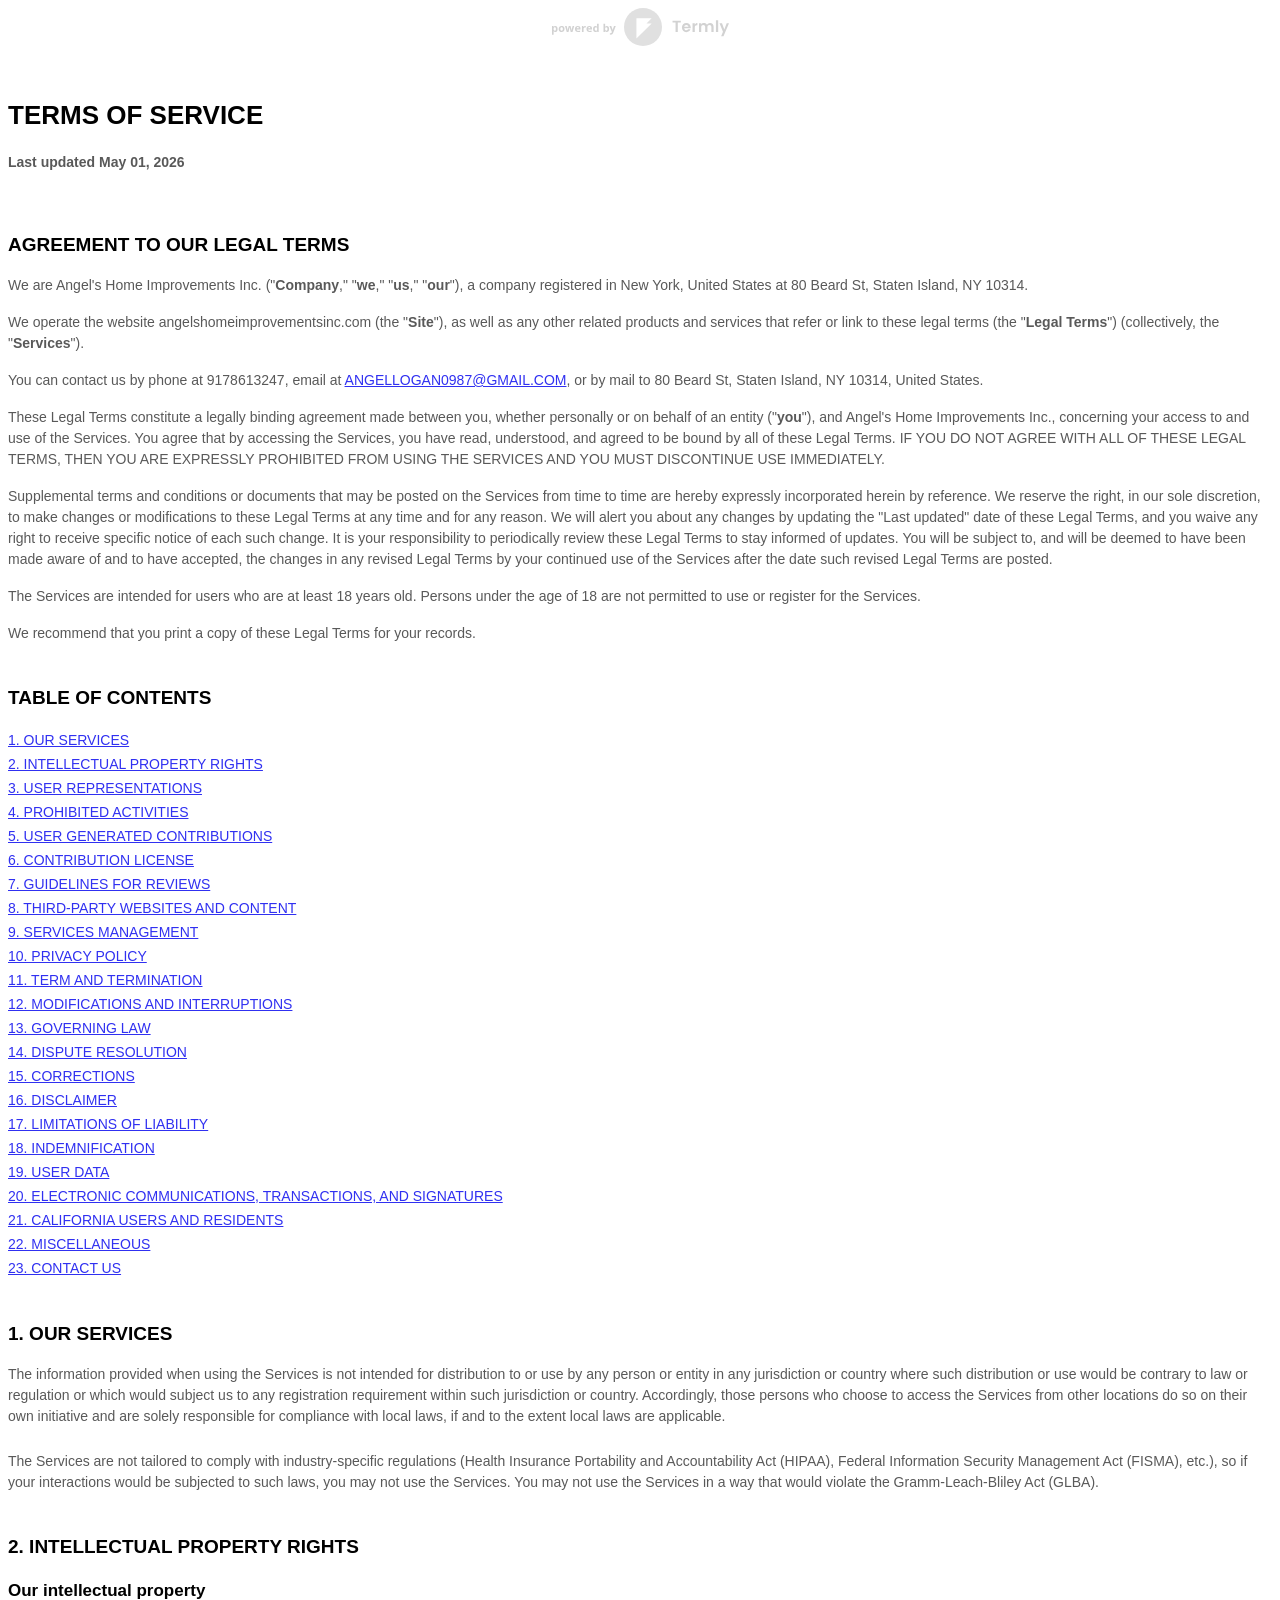
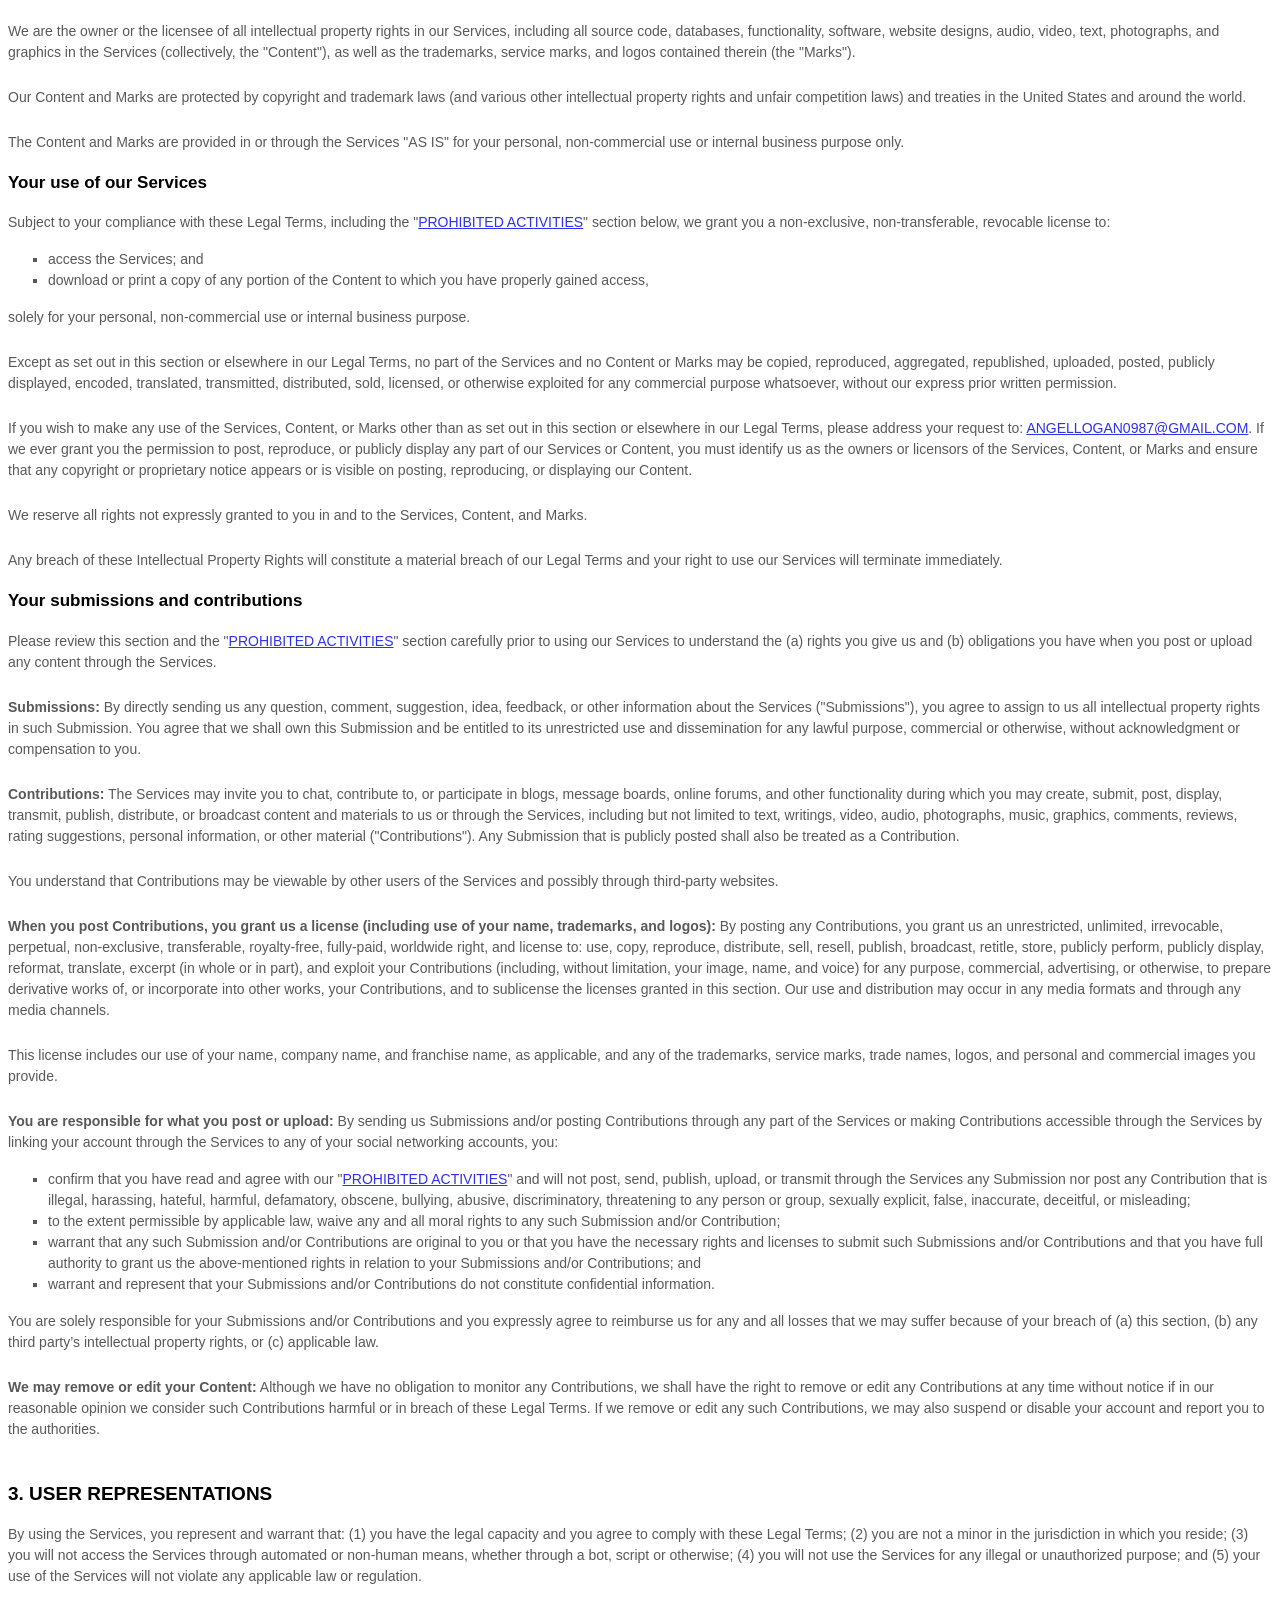
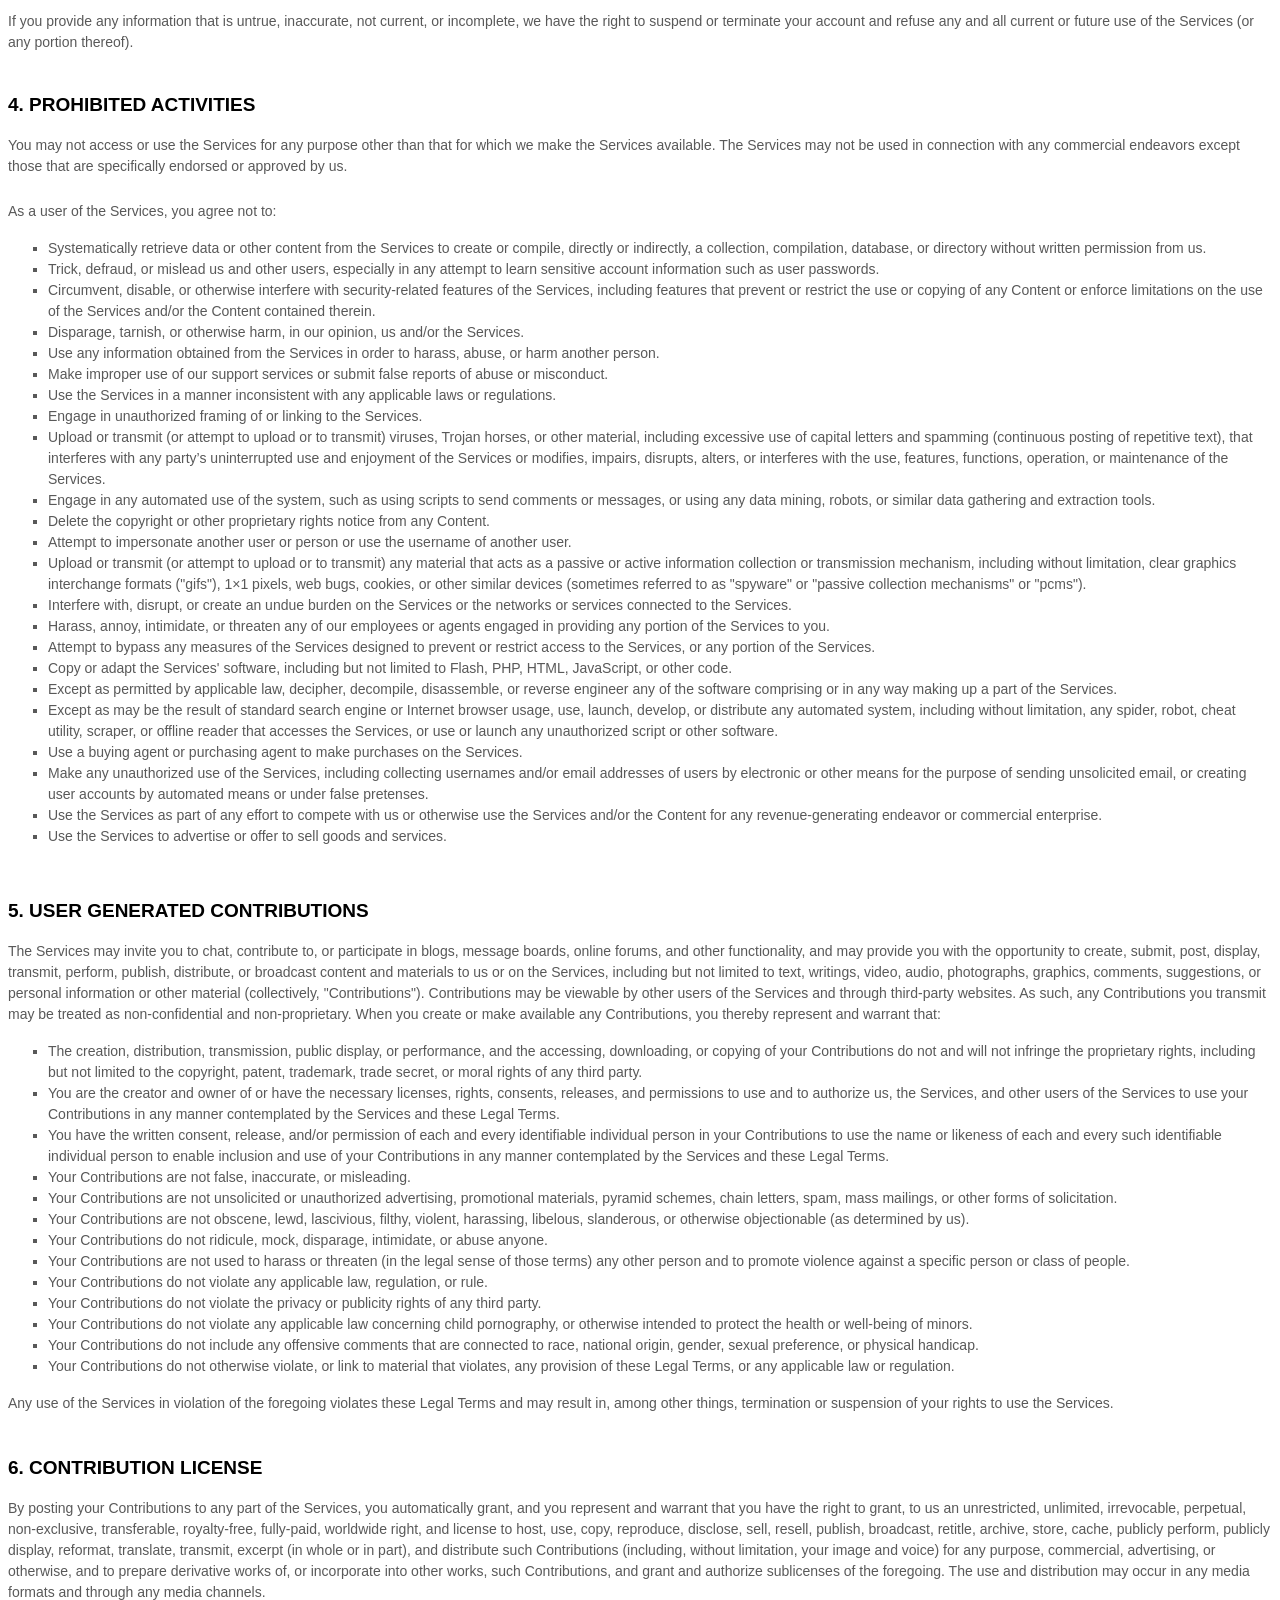
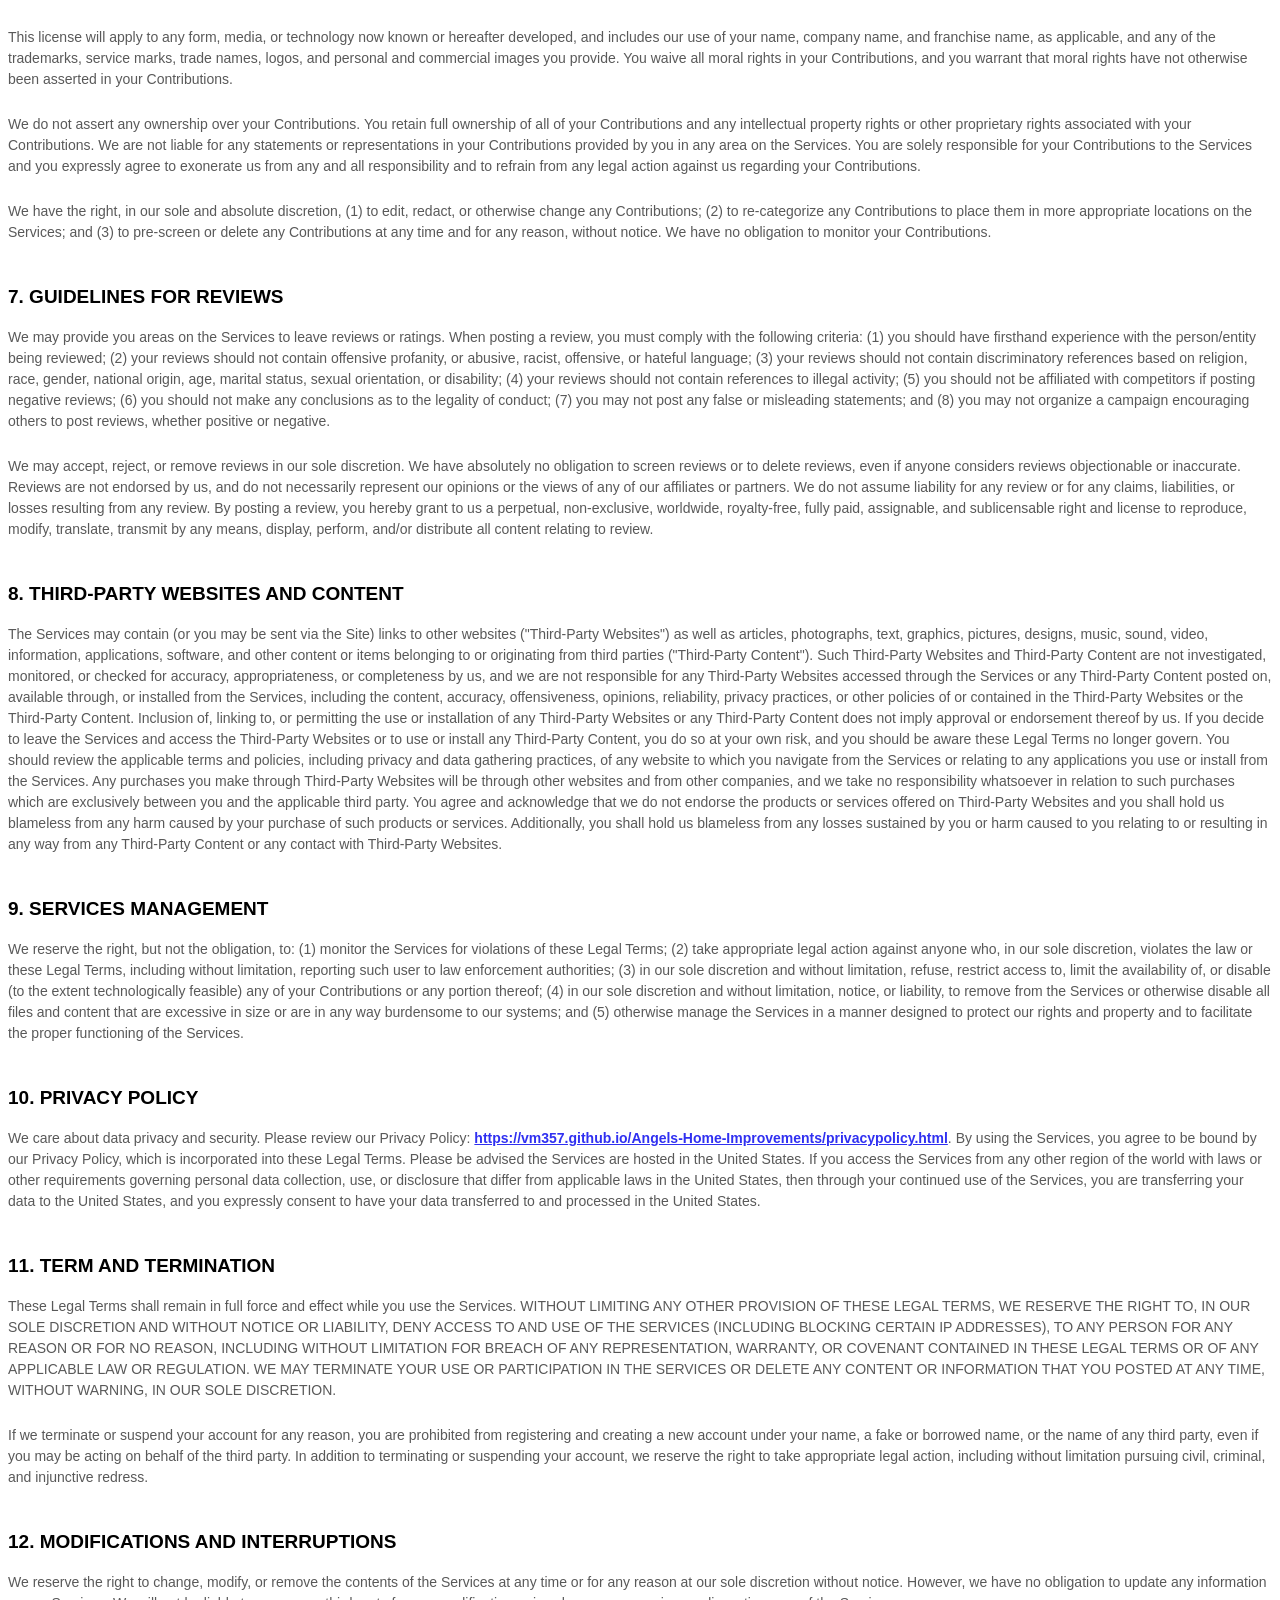
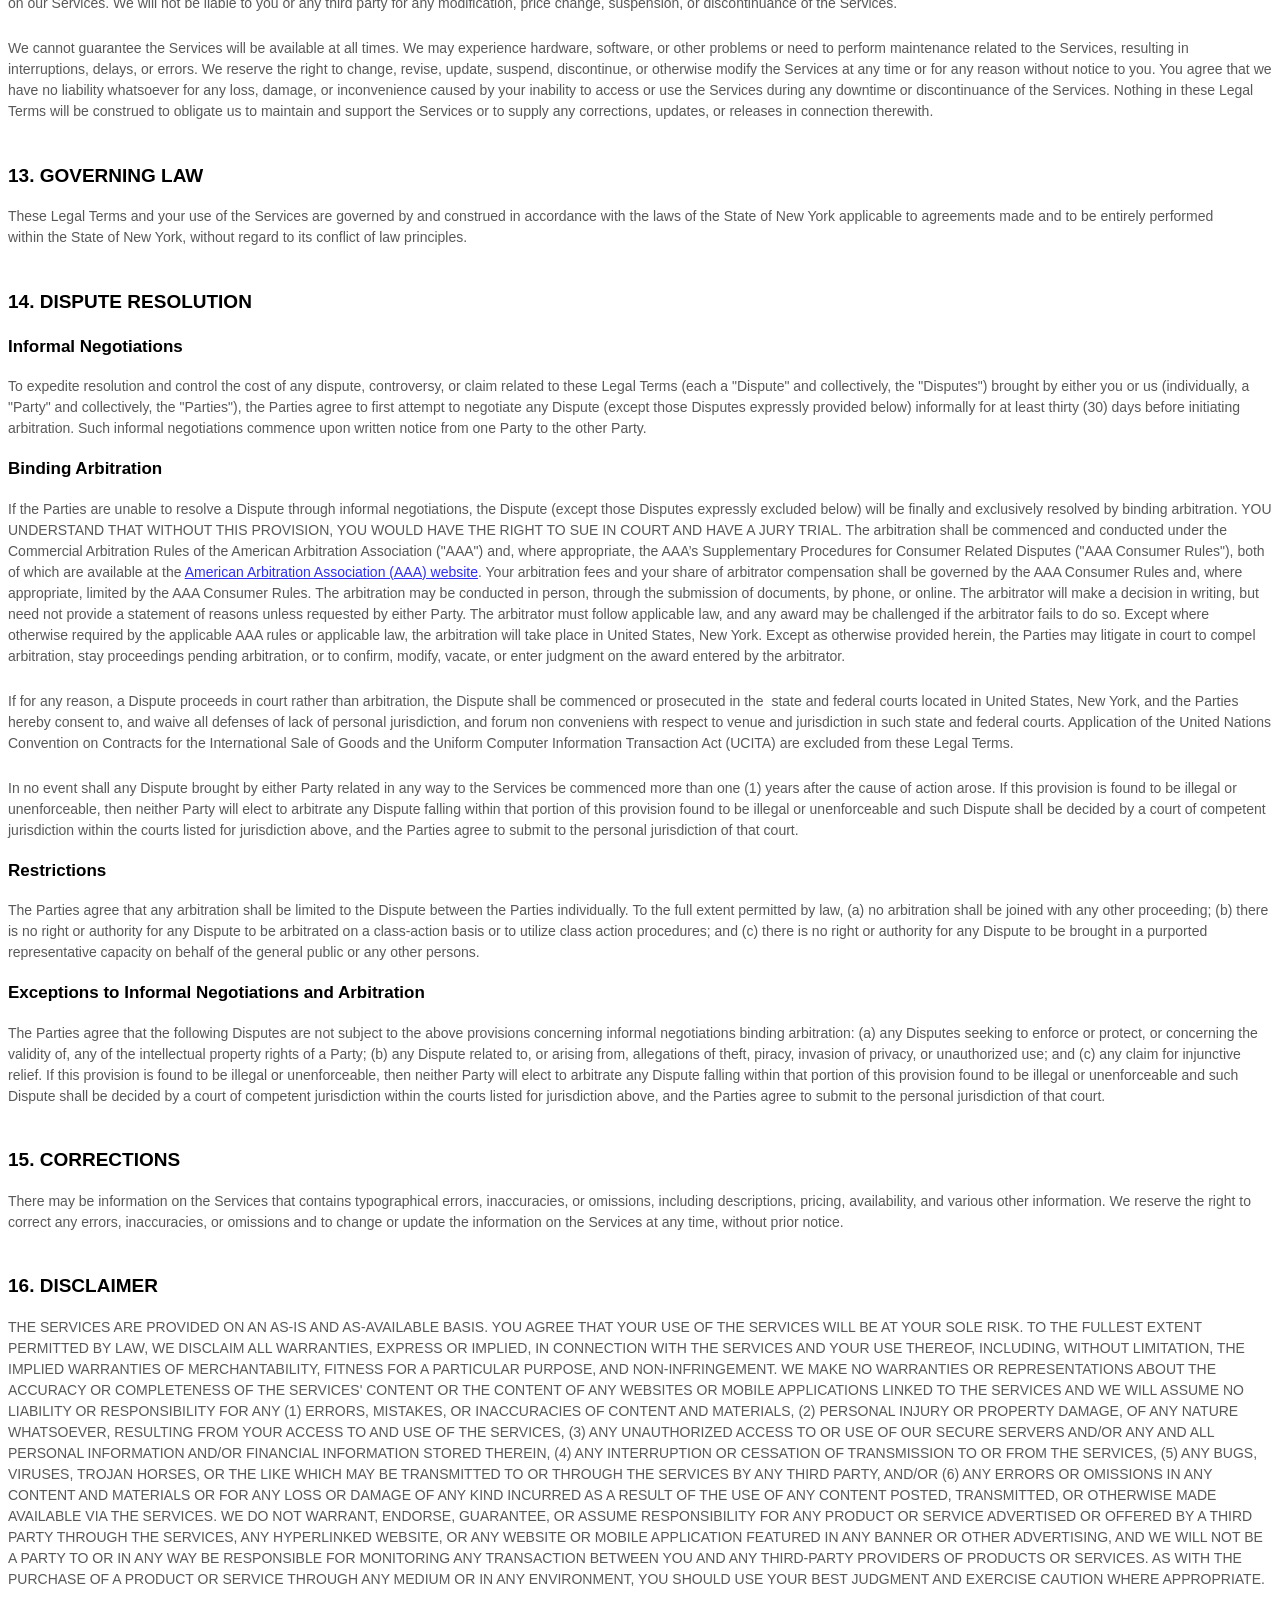
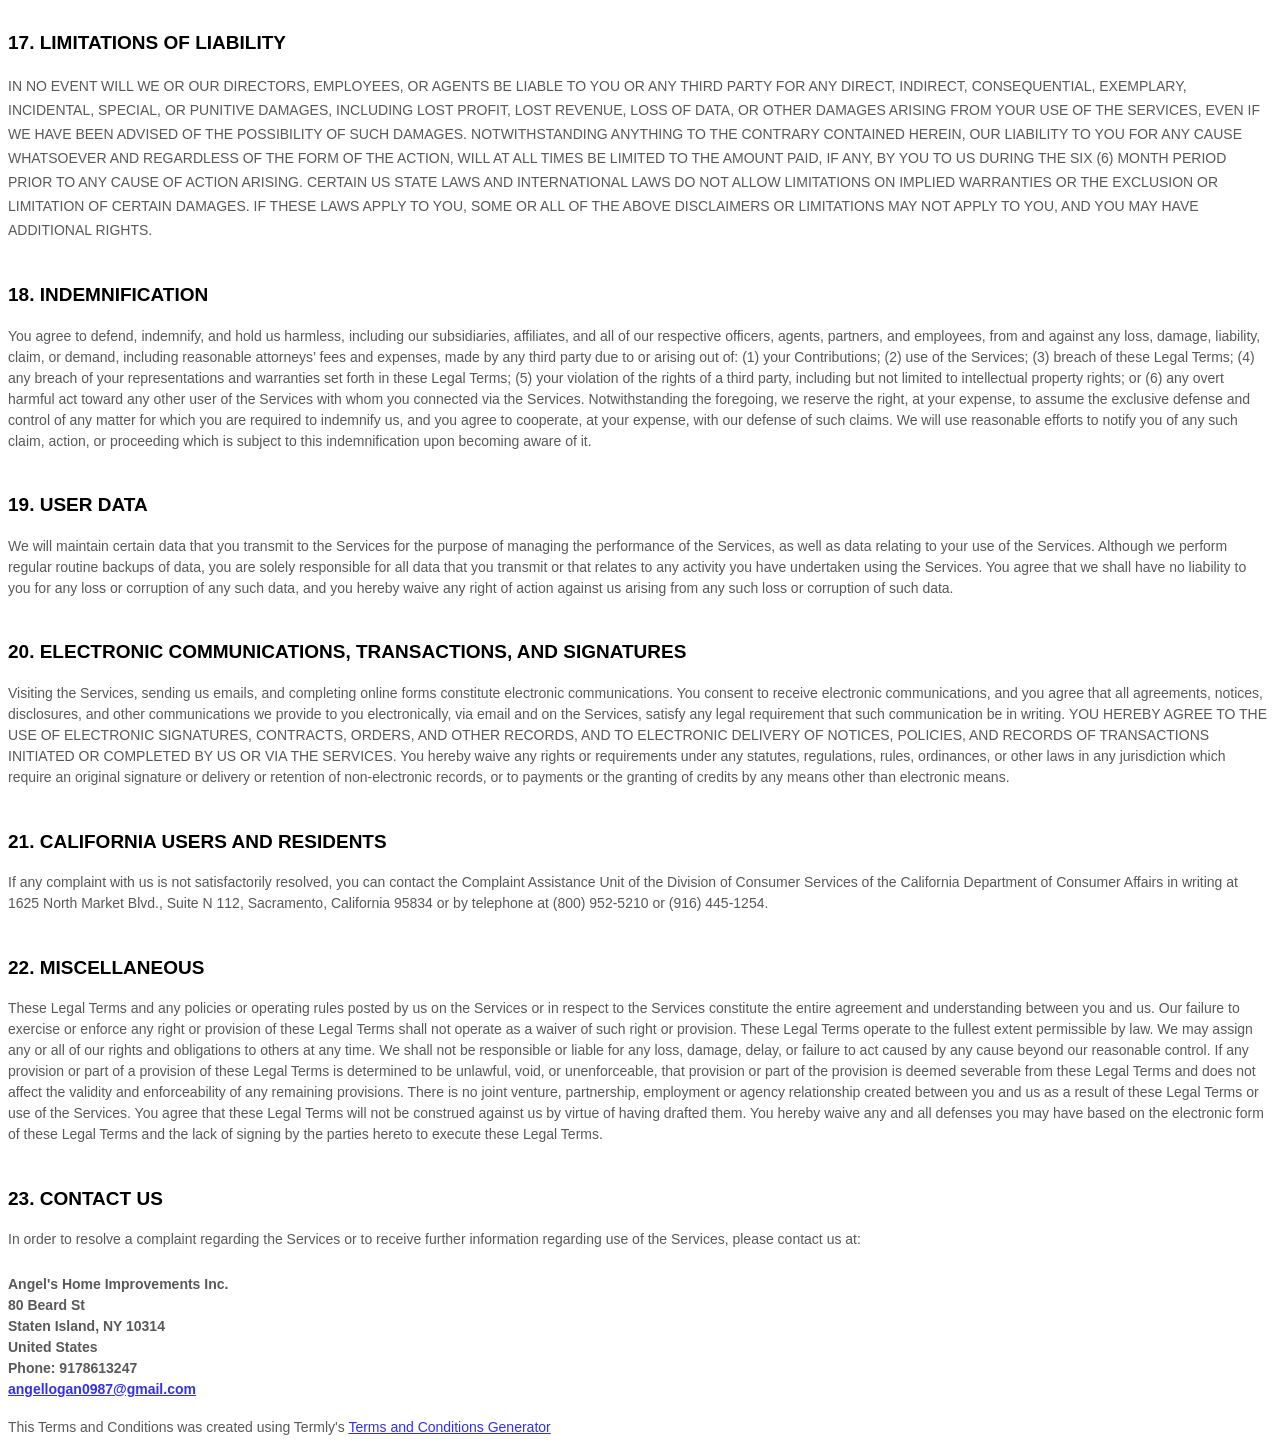
<file: termsofservice.html>
<!DOCTYPE html>
<html lang="en">
<head>
    <meta charset="UTF-8">
    <meta name="viewport" content="width=device-width, initial-scale=1.0">
    <title>Angel's Home Improvements - Terms of Service</title>
</head>
<body>
    
</body>
</html>

<style>
  [data-custom-class='body'], [data-custom-class='body'] * {
          background: transparent !important;
        }
[data-custom-class='title'], [data-custom-class='title'] * {
          font-family: Arial !important;
font-size: 26px !important;
color: #000000 !important;
        }
[data-custom-class='subtitle'], [data-custom-class='subtitle'] * {
          font-family: Arial !important;
color: #595959 !important;
font-size: 14px !important;
        }
[data-custom-class='heading_1'], [data-custom-class='heading_1'] * {
          font-family: Arial !important;
font-size: 19px !important;
color: #000000 !important;
        }
[data-custom-class='heading_2'], [data-custom-class='heading_2'] * {
          font-family: Arial !important;
font-size: 17px !important;
color: #000000 !important;
        }
[data-custom-class='body_text'], [data-custom-class='body_text'] * {
          color: #595959 !important;
font-size: 14px !important;
font-family: Arial !important;
        }
[data-custom-class='link'], [data-custom-class='link'] * {
          color: #3030F1 !important;
font-size: 14px !important;
font-family: Arial !important;
word-break: break-word !important;
        }
</style>
      <span style="display: block;margin: 0 auto 3.125rem;width: 11.125rem;height: 2.375rem;background: url([data-uri]) center no-repeat;"></span>

      <div data-custom-class="body">
      <div align="center" style="text-align: left;"><div class="MsoNormal" data-custom-class="title" style="line-height: 1.5;"><bdt class="block-component"><span style="font-size: 19px;"></bdt><bdt class="question"><strong><h1>TERMS OF SERVICE</h1></strong></bdt><bdt class="statement-end-if-in-editor"></bdt></span></div><div class="MsoNormal" data-custom-class="subtitle" style="line-height: 1.5;"><strong>Last updated</strong> <bdt class="question"><strong>May 01, 2026</strong></bdt></div><div class="MsoNormal" style="line-height: 1.1;"><br></div><div style="line-height: 1.5;"><br></div><div style="line-height: 1.5;"><strong><span data-custom-class="heading_1"><h2>AGREEMENT TO OUR LEGAL TERMS</h2></span></strong></div></div><div align="center" style="text-align: left;"><div class="MsoNormal" id="agreement" style="line-height: 1.5;"><a name="_6aa3gkhykvst"></a></div></div><div align="center" style="text-align: left;"><div class="MsoNormal" data-custom-class="body_text" style="line-height: 1.5;"><span style="font-size:11.0pt;line-height:115%;font-family:Arial;
Calibri;color:#595959;mso-themecolor:text1;mso-themetint:166;">We are <bdt class="question noTranslate" data-id="9d459c4e-c548-e5cb-7729-a118548965d2">Angel's Home Improvements Inc.</bdt><bdt class="block-component"></bdt> (<bdt class="block-component"></bdt>"<strong>Company</strong>," "<strong>we</strong>," "<strong>us</strong>," "<strong>our</strong>"<bdt class="statement-end-if-in-editor"></bdt>)<span style="font-size:11.0pt;line-height:115%;
Arial;mso-fareast-font-family:Calibri;color:#595959;mso-themecolor:text1;
mso-themetint:166;"><span style="font-size:11.0pt;line-height:115%;
Arial;mso-fareast-font-family:Calibri;color:#595959;mso-themecolor:text1;
mso-themetint:166;"><span style="font-size:11.0pt;line-height:115%;
Arial;mso-fareast-font-family:Calibri;color:#595959;mso-themecolor:text1;
mso-themetint:166;"><bdt class="question"><bdt class="block-component"></bdt></bdt><span style="font-size:11.0pt;line-height:115%;
Arial;mso-fareast-font-family:Calibri;color:#595959;mso-themecolor:text1;
mso-themetint:166;"><bdt class="block-component"></bdt></span>, a company registered in<bdt class="block-component"></bdt><bdt class="block-component"></bdt><bdt class="block-component"> </bdt><span style="font-size:11.0pt;line-height:115%;
Arial;mso-fareast-font-family:Calibri;color:#595959;mso-themecolor:text1;
mso-themetint:166;"><span style="font-size:11.0pt;line-height:115%;
Arial;mso-fareast-font-family:Calibri;color:#595959;mso-themecolor:text1;
mso-themetint:166;"><bdt class="question noTranslate">New York</bdt>, <bdt class="question noTranslate">United States</bdt></span></span><bdt class="statement-end-if-in-editor"></bdt><bdt class="block-component"></bdt></span></span></bdt> </span></span>at <bdt class="question noTranslate">80 Beard St</bdt><bdt class="block-component"></bdt></span></span>, <bdt class="question noTranslate">Staten Island</bdt></span></span><span style="font-size: 15px;"><span data-custom-class="body_text"><span style="font-size: 15px;"><span data-custom-class="body_text"><span style="color: rgb(89, 89, 89);"><bdt class="block-component"></bdt><bdt class="block-component"></bdt>, <bdt class="question noTranslate">NY</bdt><bdt class="statement-end-if-in-editor"></bdt><bdt class="block-component"></bdt><bdt class="block-component"></bdt> <bdt class="question noTranslate">10314</bdt><bdt class="statement-end-if-in-editor"></bdt></span></span></span></span></span><span style="font-size:11.0pt;line-height:115%;
Arial;mso-fareast-font-family:Calibri;color:#595959;mso-themecolor:text1;
mso-themetint:166;"><span style="font-size:11.0pt;line-height:115%;
Arial;mso-fareast-font-family:Calibri;color:#595959;mso-themecolor:text1;
mso-themetint:166;"><bdt class="else-block"></bdt></bdt></span></bdt></span><bdt class="statement-end-if-in-editor">.</bdt></span><bdt class="block-component"></bdt></span></span></span></span></span></span></div></div><div align="center" style="line-height: 1;"><br></div><div align="center" style="text-align: left;"><div class="MsoNormal" data-custom-class="body_text" style="line-height: 1.5;"><span style="font-size:11.0pt;line-height:115%;font-family:Arial;
Calibri;color:#595959;mso-themecolor:text1;mso-themetint:166;">We operate <bdt class="block-component"></bdt>the website <span style="color: rgb(0, 58, 250);"><bdt class="question noTranslate">angelshomeimprovementsinc.com</bdt></span> (the <bdt class="block-component"></bdt>"<strong>Site</strong>"<bdt class="statement-end-if-in-editor"></bdt>)<bdt class="block-component"></bdt><bdt class="block-component"></bdt>, as well as any other related products and services that refer or link to these legal terms (the <bdt class="block-component"></bdt>"<strong>Legal Terms</strong>"<bdt class="statement-end-if-in-editor"></bdt>) (collectively, the <bdt class="block-component"></bdt>"<strong>Services</strong>"<bdt class="statement-end-if-in-editor"></bdt>).<bdt class="block-component"></bdt></span></div><div class="MsoNormal" style="line-height: 1;"><br></div><div class="MsoNormal" data-custom-class="body_text" style="line-height: 1.5;"><span style="font-size:11.0pt;line-height:115%;font-family:Arial;
Calibri;color:#595959;mso-themecolor:text1;mso-themetint:166;">You can contact us by <bdt class="block-component"></bdt>phone at <bdt class="question">9178613247</bdt>, email at <bdt class="question noTranslate"><a target="_blank" data-custom-class="link" href="mailto:ANGELLOGAN0987@GMAIL.COM">ANGELLOGAN0987@GMAIL.COM</a></bdt><bdt class="block-component"></bdt>,<bdt class="statement-end-if-in-editor"></bdt> or by mail to <bdt class="question noTranslate">80 Beard St</bdt><bdt class="block-component"></bdt>, <bdt class="question noTranslate">Staten Island</bdt><bdt class="block-component"></bdt><bdt class="block-component"></bdt>, <bdt class="question noTranslate">NY</bdt><bdt class="statement-end-if-in-editor"></bdt><bdt class="block-component"></bdt><bdt class="block-component"></bdt> <bdt class="question noTranslate">10314</bdt><bdt class="statement-end-if-in-editor"></bdt><bdt class="block-component"></bdt><bdt class="block-component">, </bdt><bdt class="question noTranslate">United States</bdt><bdt class="statement-end-if-in-editor"></bdt><bdt class="block-component"></bdt>.</span></div><div class="MsoNormal" style="line-height: 1;"><br></div><div class="MsoNormal" data-custom-class="body_text" style="line-height: 1.5;"><span style="font-size:11.0pt;line-height:115%;font-family:Arial;
Calibri;color:#595959;mso-themecolor:text1;mso-themetint:166;">These Legal Terms constitute a legally binding agreement made between you, whether personally or on behalf of an entity (<bdt class="block-component"></bdt>"<strong>you</strong>"<bdt class="statement-end-if-in-editor"></bdt>), and <bdt class="question noTranslate">Angel's Home Improvements Inc.</bdt>, concerning your access to and use of the Services. You agree that by accessing the Services, you have read, understood, and agreed to be bound by all of these Legal Terms. IF YOU DO NOT AGREE WITH ALL OF THESE LEGAL TERMS, THEN YOU ARE EXPRESSLY PROHIBITED FROM USING THE SERVICES AND YOU MUST DISCONTINUE USE IMMEDIATELY.<bdt class="block-component"></bdt></span></div><div class="MsoNormal" style="line-height: 1;"><br></div><div class="MsoNormal" data-custom-class="body_text" style="line-height: 1.5;"><span style="font-size:11.0pt;line-height:115%;font-family:Arial;
Calibri;color:#595959;mso-themecolor:text1;mso-themetint:166;">Supplemental terms and conditions or documents that may be posted on the Services from time to time are hereby expressly incorporated herein by reference. We reserve the right, in our sole discretion, to make changes or modifications to these Legal Terms <bdt class="block-component"></bdt>at any time and for any reason<bdt class="statement-end-if-in-editor"></bdt>. We will alert you about any changes by updating the <bdt class="block-component"></bdt>"Last updated"<bdt class="statement-end-if-in-editor"></bdt> date of these Legal Terms, and you waive any right to receive specific notice of each such change. It is your responsibility to periodically review these Legal Terms to stay informed of updates. You will be subject to, and will be deemed to have been made aware of and to have accepted, the changes in any revised Legal Terms by your continued use of the Services after the date such revised Legal Terms are posted.<bdt class="else-block"></bdt></span></div></div><div align="center" style="line-height: 1;"><br></div><div align="center" style="text-align: left;"><div class="MsoNormal" data-custom-class="body_text" style="line-height: 1.5;"><bdt class="block-container if" data-type="if" id="a2595956-7028-dbe5-123e-d3d3a93ed076"><bdt data-type="conditional-block"><bdt data-type="body"><span style="font-size:11.0pt;line-height:115%;font-family:Arial;
Calibri;color:#595959;mso-themecolor:text1;mso-themetint:166;"><bdt class="block-component"></bdt>The
Services are intended for users who are at least 18 years old. Persons under the age
of 18 are not permitted to use or register for the Services.</span></bdt></bdt><bdt data-type="conditional-block"><bdt class="block-component"></bdt></bdt></div><div class="MsoNormal" style="line-height: 1;"><br></div><div class="MsoNormal" data-custom-class="body_text" style="line-height: 1.5;">We recommend that you print a copy of these Legal Terms for your records.</div><div class="MsoNormal" style="line-height: 1.5;"><br></div><div class="MsoNormal" data-custom-class="heading_1" style="line-height: 1.5;"><strong><h2>TABLE OF CONTENTS</h2></strong></div><div class="MsoNormal" style="line-height: 1.5;"><a data-custom-class="link" href="#services"><span data-custom-class="link"><span style="color: rgb(0, 58, 250); font-size: 15px;"><span data-custom-class="body_text">1. OUR SERVICES</span></span></span></a></div><div class="MsoNormal" style="line-height: 1.5;"><a data-custom-class="link" href="#ip"><span style="color: rgb(0, 58, 250);"><span data-custom-class="body_text">2. INTELLECTUAL PROPERTY RIGHTS</span></span></a></div><div class="MsoNormal" style="line-height: 1.5;"><a data-custom-class="link" href="#userreps"></a><a data-custom-class="link" href="#userreps"><span style="color: rbg(0, 58, 250); font-size: 15px; line-height: 1.5;"><span data-custom-class="body_text">3. USER REPRESENTATIONS</span></span></a></div><div class="MsoNormal" style="line-height: 1.5;"><span style="font-size: 15px;"><span data-custom-class="body_text"><bdt class="block-component"></bdt></span></span> <a data-custom-class="link" href="#products"></a></div><div class="MsoNormal" style="line-height: 1.5;"><a data-custom-class="link" href="#products"><span style="color: rgb(0, 58, 250); font-size: 15px;"><span data-custom-class="body_text"><bdt class="block-component"></bdt><bdt class="block-component"></bdt><bdt class="statement-end-if-in-editor"></bdt></span></span></a> <a data-custom-class="link" href="#purchases"></a></div><div class="MsoNormal" style="line-height: 1.5;"><a data-custom-class="link" href="#purchases"><span style="color: rgb(0, 58, 250); font-size: 15px;"><span data-custom-class="body_text"><bdt class="block-component"></bdt></span></span></a></div><div class="MsoNormal" style="line-height: 1.5;"><bdt class="block-component"><span style="font-size: 15px;"></span></bdt></div><div class="MsoNormal" style="line-height: 1.5;"><span style="font-size: 15px;"><span data-custom-class="body_text"><bdt class="block-component"></bdt></span></span> <a data-custom-class="link" href="#software"></a> <a data-custom-class="link" href="#software"></a></div><div class="MsoNormal" style="line-height: 1.5;"><a data-custom-class="link" href="#software"><span style="color: rgb(0, 58, 250); font-size: 15px;"><span data-custom-class="body_text"><bdt class="block-component"></bdt></span></span></a> <a data-custom-class="link" href="#prohibited"></a></div><div class="MsoNormal" style="line-height: 1.5;"><a data-custom-class="link" href="#prohibited"><span style="color: rgb(0, 58, 250); font-size: 15px;"><span data-custom-class="body_text">4. PROHIBITED ACTIVITIES</span></span></a> <a data-custom-class="link" href="#ugc"></a></div><div class="MsoNormal" style="line-height: 1.5;"><a data-custom-class="link" href="#ugc"><span style="color: rgb(0, 58, 250); font-size: 15px;"><span data-custom-class="body_text">5. USER GENERATED CONTRIBUTIONS</span></span></a> <a data-custom-class="link" href="#license"></a></div><div class="MsoNormal" style="line-height: 1.5;"><a data-custom-class="link" href="#license"><span style="color: rgb(0, 58, 250); font-size: 15px;"><span data-custom-class="body_text">6. CONTRIBUTION <bdt class="block-component"></bdt>LICENSE<bdt class="statement-end-if-in-editor"></bdt></span></span></a> <a data-custom-class="link" href="#reviews"></a></div><div class="MsoNormal" style="line-height: 1.5;"><a data-custom-class="link" href="#reviews"><span style="color: rgb(0, 58, 250); font-size: 15px;"><span data-custom-class="body_text"><bdt class="block-component"></bdt>7. GUIDELINES FOR REVIEWS<bdt class="statement-end-if-in-editor"></bdt></span></span></a> <a data-custom-class="link" href="#mobile"></a></div><div class="MsoNormal" style="line-height: 1.5;"><a data-custom-class="link" href="#mobile"><span style="color: rgb(0, 58, 250); font-size: 15px;"><span data-custom-class="body_text"><bdt class="block-component"></bdt></span></span></a> <a data-custom-class="link" href="#socialmedia"></a></div><div class="MsoNormal" style="line-height: 1.5;"><a data-custom-class="link" href="#socialmedia"><span style="color: rgb(0, 58, 250); font-size: 15px;"><span data-custom-class="body_text"><bdt class="block-component"></bdt></span></span></a> <a data-custom-class="link" href="#thirdparty"></a></div><div class="MsoNormal" style="line-height: 1.5;"><a data-custom-class="link" href="#thirdparty"><span style="color: rgb(0, 58, 250); font-size: 15px;"><span data-custom-class="body_text"><bdt class="block-component"></bdt>8. THIRD-PARTY WEBSITES AND CONTENT<bdt class="statement-end-if-in-editor"></bdt></span></span></a> <a data-custom-class="link" href="#advertisers"></a></div><div class="MsoNormal" style="line-height: 1.5;"><a data-custom-class="link" href="#advertisers"><span style="color: rgb(0, 58, 250); font-size: 15px;"><span data-custom-class="body_text"><bdt class="block-component"></bdt></span></span></a> <a data-custom-class="link" href="#sitemanage"></a></div><div class="MsoNormal" style="line-height: 1.5;"><a data-custom-class="link" href="#sitemanage"><span style="color: rgb(0, 58, 250); font-size: 15px;"><span data-custom-class="body_text">9. SERVICES MANAGEMENT</span></span></a> <a data-custom-class="link" href="#ppyes"></a></div><div class="MsoNormal" style="line-height: 1.5;"><a data-custom-class="link" href="#ppyes"><span style="color: rgb(0, 58, 250); font-size: 15px;"><span data-custom-class="body_text"><bdt class="block-component"></bdt>10. PRIVACY POLICY<bdt class="statement-end-if-in-editor"></bdt></span></span></a> <a data-custom-class="link" href="#ppno"></a></div><div class="MsoNormal" style="line-height: 1.5;"><a data-custom-class="link" href="#ppno"><span style="color: rgb(0, 58, 250); font-size: 15px;"><span data-custom-class="body_text"><bdt class="block-component"></bdt></span></span></a> <a data-custom-class="link" href="#dmca"></a></div><div class="MsoNormal" style="line-height: 1.5;"><a data-custom-class="link" href="#dmca"><span style="color: rgb(0, 58, 250); font-size: 15px;"><span data-custom-class="body_text"><bdt class="block-component"></bdt><bdt class="block-component"></bdt><bdt class="statement-end-if-in-editor"></bdt></span></span></a></div><div class="MsoNormal" style="line-height: 1.5;"><span style="font-size: 15px;"><span data-custom-class="body_text"><bdt class="block-component"></bdt><bdt class="block-component"></bdt><bdt class="block-component"></bdt></span></span> <a data-custom-class="link" href="#terms"></a></div><div class="MsoNormal" style="line-height: 1.5;"><a data-custom-class="link" href="#terms"><span style="color: rgb(0, 58, 250); font-size: 15px;"><span data-custom-class="body_text">11. TERM AND TERMINATION</span></span></a> <a data-custom-class="link" href="#modifications"></a></div><div class="MsoNormal" style="line-height: 1.5;"><a data-custom-class="link" href="#modifications"><span style="color: rgb(0, 58, 250); font-size: 15px;"><span data-custom-class="body_text">12. MODIFICATIONS AND INTERRUPTIONS</span></span></a> <a data-custom-class="link" href="#law"></a></div><div class="MsoNormal" style="line-height: 1.5;"><a data-custom-class="link" href="#law"><span style="color: rgb(0, 58, 250); font-size: 15px;"><span data-custom-class="body_text">13. GOVERNING LAW</span></span></a> <a data-custom-class="link" href="#disputes"></a></div><div class="MsoNormal" style="line-height: 1.5;"><a data-custom-class="link" href="#disputes"><span style="color: rgb(0, 58, 250); font-size: 15px;"><span data-custom-class="body_text">14. DISPUTE RESOLUTION</span></span></a> <a data-custom-class="link" href="#corrections"></a></div><div class="MsoNormal" style="line-height: 1.5;"><a data-custom-class="link" href="#corrections"><span style="color: rgb(0, 58, 250); font-size: 15px;"><span data-custom-class="body_text">15. CORRECTIONS</span></span></a> <a data-custom-class="link" href="#disclaimer"></a></div><div class="MsoNormal" style="line-height: 1.5;"><a data-custom-class="link" href="#disclaimer"><span style="color: rgb(0, 58, 250); font-size: 15px;"><span data-custom-class="body_text">16. DISCLAIMER</span></span></a> <a data-custom-class="link" href="#liability"></a></div><div class="MsoNormal" style="line-height: 1.5;"><a data-custom-class="link" href="#liability"><span style="color: rgb(0, 58, 250); font-size: 15px;"><span data-custom-class="body_text">17. LIMITATIONS OF LIABILITY</span></span></a> <a data-custom-class="link" href="#indemnification"></a></div><div class="MsoNormal" style="line-height: 1.5;"><a data-custom-class="link" href="#indemnification"><span style="color: rgb(0, 58, 250); font-size: 15px;"><span data-custom-class="body_text">18. INDEMNIFICATION</span></span></a> <a data-custom-class="link" href="#userdata"></a></div><div class="MsoNormal" style="line-height: 1.5;"><a data-custom-class="link" href="#userdata"><span style="color: rgb(0, 58, 250); font-size: 15px;"><span data-custom-class="body_text">19. USER DATA</span></span></a> <a data-custom-class="link" href="#electronic"></a></div><div class="MsoNormal" style="line-height: 1.5;"><a data-custom-class="link" href="#electronic"><span style="color: rgb(0, 58, 250); font-size: 15px;"><span data-custom-class="body_text">20. ELECTRONIC COMMUNICATIONS, TRANSACTIONS, AND SIGNATURES</span></span></a> <a data-custom-class="link" href="#california"></a></div><div class="MsoNormal" style="line-height: 1.5;"><bdt class="block-component"><span style="font-size: 15px;"></span></bdt></div><div class="MsoNormal" style="line-height: 1.5;"><a data-custom-class="link" href="#california"><span style="color: rgb(0, 58, 250); font-size: 15px;"><span data-custom-class="body_text"><bdt class="block-component"></bdt>21. CALIFORNIA USERS AND RESIDENTS<bdt class="statement-end-if-in-editor"></bdt></span></span></a> <a data-custom-class="link" href="#misc"></a></div><div class="MsoNormal" style="line-height: 1.5;"><a data-custom-class="link" href="#misc"><span style="color: rgb(0, 58, 250); font-size: 15px;"><span data-custom-class="body_text">22. MISCELLANEOUS</span></span></a> <a data-custom-class="link" href="#contact"></a></div><div class="MsoNormal" style="line-height: 1.5;"><bdt class="block-component"></span></bdt></div><div class="MsoNormal" style="line-height: 1.5;"><bdt class="block-component"></bdt></div><div class="MsoNormal" style="line-height: 1.5;"><bdt class="block-component"></bdt></div><div class="MsoNormal" style="line-height: 1.5;"><bdt class="block-component"></bdt></div><div class="MsoNormal" style="line-height: 1.5;"><bdt class="block-component"></bdt></div><div class="MsoNormal" style="line-height: 1.5;"><bdt class="block-component"></bdt></div><div class="MsoNormal" style="line-height: 1.5;"><bdt class="block-component"></bdt></div><div class="MsoNormal" style="line-height: 1.5;"><bdt class="block-component"></bdt></div><div class="MsoNormal" style="line-height: 1.5;"><bdt class="block-component"></bdt></div><div class="MsoNormal" style="line-height: 1.5;"><bdt class="block-component"></bdt></div><div class="MsoNormal" style="line-height: 1.5;"><a data-custom-class="link" href="#contact"><span style="color: rgb(0, 58, 250); font-size: 15px;"><span data-custom-class="body_text">23. CONTACT US</span></span></a></div></div><div align="center" style="text-align: left;"><div class="MsoNormal" data-custom-class="heading_1" style="line-height: 1.5;"><a name="_b6y29mp52qvx"></a></div><div class="MsoNormal" style="line-height: 1.5;"><br></div><div class="MsoNormal" data-custom-class="heading_1" id="services" style="line-height: 1.5;"><strong><span style="font-size: 19px; line-height: 1.5;"><h2>1. OUR SERVICES</h2></span></strong></div><div class="MsoNormal" data-custom-class="body_text" style="line-height: 1.5;"><span style="font-size: 15px;">The information provided when using the Services is not intended for distribution to or use by any person or entity in any jurisdiction or country where such distribution or use would be contrary to law or regulation or which would subject us to any registration requirement within such jurisdiction or country. Accordingly, those persons who choose to access the Services from other locations do so on their own initiative and are solely responsible for compliance with local laws, if and to the extent local laws are applicable.<bdt class="block-component"></bdt></span><bdt class="block-component"><span style="font-size: 15px;"></span></bdt></div><div class="MsoNormal" style="line-height: 1.5;"><br></div><div class="MsoNormal" data-custom-class="body_text" style="line-height: 1.5;"><span style="font-size: 15px;">The Services are not tailored to comply with industry-specific regulations (Health Insurance Portability and Accountability Act (HIPAA), Federal Information Security Management Act (FISMA), etc.), so if your interactions would be subjected to such laws, you may not use the Services. You may not use the Services in a way that would violate the Gramm-Leach-Bliley Act (GLBA).<bdt class="block-component"></bdt><bdt class="statement-end-if-in-editor"></bdt></div><div class="MsoNormal" style="line-height: 1.5;"><br></div></div><div align="center" data-custom-class="heading_1" style="text-align: left; line-height: 1.5;"><strong><span id="ip" style="font-size: 19px; line-height: 1.5;"><h2>2. INTELLECTUAL PROPERTY RIGHTS</h2></span></strong></div><div align="center" style="text-align: left;"><div class="MsoNormal" data-custom-class="heading_2" style="line-height: 1.5;"><strong><h3>Our intellectual property</h3></strong></div><div class="MsoNormal" data-custom-class="body_text" style="line-height: 1.5;"><span style="font-size:11.0pt;line-height:115%;font-family:Arial;
Calibri;color:#595959;mso-themecolor:text1;mso-themetint:166;">We are the owner or the licensee of all intellectual property rights in our Services, including all source code, databases, functionality, software, website designs, audio, video, text, photographs, and graphics in the Services (collectively, the <bdt class="block-component"></bdt>"Content"<bdt class="statement-end-if-in-editor"></bdt>), as well as the trademarks, service marks, and logos contained therein (the <bdt class="block-component"></bdt>"Marks"<bdt class="statement-end-if-in-editor"></bdt>).</span></div><div class="MsoNormal" style="line-height: 1.5;"><br></div><div class="MsoNormal" data-custom-class="body_text" style="line-height: 1.5;"><span style="font-size:11.0pt;line-height:115%;font-family:Arial;
Calibri;color:#595959;mso-themecolor:text1;mso-themetint:166;">Our Content and Marks are protected by copyright and trademark laws (and various other intellectual property rights and unfair competition laws) and treaties<bdt class="block-component"></bdt> in the United States and<bdt class="statement-end-if-in-editor"></bdt> around the world.</span></div><div class="MsoNormal" style="line-height: 1.5;"><br></div><div class="MsoNormal" data-custom-class="body_text" style="line-height: 1.5;"><span style="font-size:11.0pt;line-height:115%;font-family:Arial;
Calibri;color:#595959;mso-themecolor:text1;mso-themetint:166;">The Content and Marks are provided in or through the Services <bdt class="block-component"></bdt>"AS IS"<bdt class="statement-end-if-in-editor"></bdt> for your <bdt class="block-component"></bdt>personal, non-commercial use or internal business purpose<bdt class="statement-end-if-in-editor"></bdt> only.</span></div><div class="MsoNormal" data-custom-class="heading_2" style="line-height: 1.5;"><strong><h3>Your use of our Services</h3></strong></div><div class="MsoNormal" data-custom-class="body_text" style="line-height: 1.5;"><span style="font-size: 15px;">Subject to your compliance with these Legal Terms, including the <bdt class="block-component"></bdt>"<bdt class="statement-end-if-in-editor"></bdt></span><a data-custom-class="link" href="#prohibited"><span style="color: rgb(0, 58, 250); font-size: 15px;">PROHIBITED ACTIVITIES</span></a><span style="font-size: 15px;"><bdt class="block-component"></bdt>"<bdt class="statement-end-if-in-editor"></bdt> section below, we grant you a non-exclusive, non-transferable, revocable <bdt class="block-component"></bdt>license<bdt class="statement-end-if-in-editor"></bdt> to:</span></div><ul><li class="MsoNormal" data-custom-class="body_text" style="line-height: 1.5;"><span style="font-size: 15px;">access the Services; and</span></li><li class="MsoNormal" data-custom-class="body_text" style="line-height: 1.5;"><span style="font-size: 15px;">download or print a copy of any portion of the Content to which you have properly gained access,</span></li></ul><div class="MsoNormal" data-custom-class="body_text" style="line-height: 1.5;"><span style="font-size:11.0pt;line-height:115%;font-family:Arial;
Calibri;color:#595959;mso-themecolor:text1;mso-themetint:166;">solely for your <bdt class="block-component"></bdt>personal, non-commercial use or internal business purpose<bdt class="statement-end-if-in-editor"></bdt>.</span></div><div class="MsoNormal" style="line-height: 1.5;"><br></div><div class="MsoNormal" data-custom-class="body_text" style="line-height: 1.5;"><span style="font-size:11.0pt;line-height:115%;font-family:Arial;
Calibri;color:#595959;mso-themecolor:text1;mso-themetint:166;">Except as set out in this section or elsewhere in our Legal Terms, no part of the Services and no Content or Marks may be copied, reproduced,
aggregated, republished, uploaded, posted, publicly displayed, encoded,
translated, transmitted, distributed, sold, licensed, or otherwise exploited
for any commercial purpose whatsoever, without our express prior written
permission.</span></div><div class="MsoNormal" style="line-height: 1.5;"><br></div><div class="MsoNormal" data-custom-class="body_text" style="line-height: 1.5;"><span style="font-size:11.0pt;line-height:115%;font-family:Arial;
Calibri;color:#595959;mso-themecolor:text1;mso-themetint:166;">If you wish to make any use of the Services, Content, or Marks other than as set out in this section or elsewhere in our Legal Terms, please address your request to: <bdt class="question noTranslate"><a target="_blank" data-custom-class="link" href="mailto:ANGELLOGAN0987@GMAIL.COM">ANGELLOGAN0987@GMAIL.COM</a></bdt>. If we ever grant you the permission to post, reproduce, or publicly display any part of our Services or Content, you must identify us as the owners or licensors of the Services, Content, or Marks and ensure that any copyright or proprietary notice appears or is visible on posting, reproducing, or displaying our Content.</span></div></div><div align="center" style="line-height: 1.5;"><br></div><div align="center" style="text-align: left;"><div class="MsoNormal" data-custom-class="body_text" style="line-height: 1.5;"><span style="font-size:11.0pt;line-height:115%;font-family:Arial;
Calibri;color:#595959;mso-themecolor:text1;mso-themetint:166;">We reserve all rights not expressly granted to you in and to the Services, Content, and Marks.</span></div><div class="MsoNormal" style="line-height: 1.5;"><br></div><div class="MsoNormal" data-custom-class="body_text" style="line-height: 1.5;"><span style="font-size:11.0pt;line-height:115%;font-family:Arial;
Calibri;color:#595959;mso-themecolor:text1;mso-themetint:166;">Any breach of these Intellectual Property Rights will constitute a material breach of our Legal Terms and your right to use our Services will terminate immediately.</span></div><div class="MsoNormal" data-custom-class="heading_2" style="line-height: 1.5;"><span style="font-size:11.0pt;line-height:1.5;font-family:Arial;
Calibri;color:#595959;mso-themecolor:text1;mso-themetint:166;"><strong><h3>Your submissions<bdt class="block-component"></bdt> and contributions</h3></strong><bdt class="statement-end-if-in-editor"><strong></strong></bdt></span></div><div class="MsoNormal" data-custom-class="body_text" style="line-height: 1.5;"><span style="font-size: 15px;">Please review this section and the <bdt class="block-component"></bdt>"<bdt class="statement-end-if-in-editor"></bdt><a data-custom-class="link" href="#prohibited"><span style="color: rgb(0, 58, 250);">PROHIBITED ACTIVITIES</span></a><bdt class="block-component"></bdt>"<bdt class="statement-end-if-in-editor"></bdt> section carefully prior to using our Services to understand the (a) rights you give us and (b) obligations you have when you post or upload any content through the Services.</span></div><div class="MsoNormal" style="line-height: 1.5;"><br></div><div class="MsoNormal" data-custom-class="body_text" style="line-height: 1.5;"><span style="font-size: 15px;"><strong>Submissions:</strong> By directly sending us any question, comment, suggestion, idea, feedback, or other information about the Services (<bdt class="block-component"></bdt>"Submissions"<bdt class="statement-end-if-in-editor"></bdt>), you agree to assign to us all intellectual property rights in such Submission. You agree that we shall own this Submission and be entitled to its unrestricted use and dissemination for any lawful purpose, commercial or otherwise, without acknowledgment or compensation to you.<bdt class="block-component"></bdt></span></div><div class="MsoNormal" style="line-height: 1.5;"><br></div><div class="MsoNormal" data-custom-class="body_text" style="line-height: 1.5;"><span style="font-size: 15px;"><strong>Contributions:</strong> The Services may invite you to chat, contribute to, or participate in blogs, message boards, online forums, and other functionality during which you may create, submit, post, display, transmit, publish, distribute, or broadcast content and materials to us or through the Services, including but not limited to text, writings, video, audio, photographs, music, graphics, comments, reviews, rating suggestions, personal information, or other material (<bdt class="block-component"></bdt>"Contributions"<bdt class="statement-end-if-in-editor"></bdt>). Any Submission that is publicly posted shall also be treated as a Contribution.</span></div><div class="MsoNormal" style="line-height: 1.5;"><br></div><div class="MsoNormal" data-custom-class="body_text" style="line-height: 1.5;"><span style="font-size: 15px;">You understand that Contributions may be viewable by other users of the Services<bdt class="block-component"></bdt> and possibly through third-party websites<bdt class="statement-end-if-in-editor"></bdt>.</span></div><div class="MsoNormal" style="line-height: 1.5;"><br></div><div class="MsoNormal" data-custom-class="body_text" style="line-height: 1.5;"><span style="font-size: 15px;"><strong>When you post Contributions, you grant us a <bdt class="block-component"></bdt>license<bdt class="statement-end-if-in-editor"></bdt> (including use of your name, trademarks, and logos): </strong>By posting any Contributions, you grant us an unrestricted, unlimited, irrevocable, perpetual, non-exclusive, transferable, royalty-free, fully-paid, worldwide right, and <bdt class="block-component"></bdt>license<bdt class="statement-end-if-in-editor"></bdt> to: use, copy, reproduce, distribute, sell, resell, publish, broadcast, retitle, store, publicly perform, publicly display, reformat, translate, excerpt (in whole or in part), and exploit your Contributions (including, without limitation, your image, name, and voice) for any purpose, commercial, advertising, or otherwise, to prepare derivative works of, or incorporate into other works, your Contributions, and to <bdt class="block-component"></bdt>sublicense the licenses<bdt class="statement-end-if-in-editor"></bdt> granted in this section. Our use and distribution may occur in any media formats and through any media channels.</span></div><div class="MsoNormal" style="line-height: 1.5;"><br></div><div class="MsoNormal" data-custom-class="body_text" style="line-height: 1.5;"><span style="font-size: 15px;">This <bdt class="block-component"></bdt>license<bdt class="statement-end-if-in-editor"></bdt> includes our use of your name, company name, and franchise name, as applicable, and any of the trademarks, service marks, trade names, logos, and personal and commercial images you provide.<bdt class="statement-end-if-in-editor"></bdt></span></div><div class="MsoNormal" style="line-height: 1.5;"><br></div><div class="MsoNormal" data-custom-class="body_text" style="line-height: 1.5;"><span style="font-size: 15px;"><strong>You are responsible for what you post or upload:</strong> By sending us Submissions<bdt class="block-component"></bdt> and/or posting Contributions<bdt class="statement-end-if-in-editor"></bdt> through any part of the Services<bdt class="block-component"></bdt> or making Contributions accessible through the Services by linking your account through the Services to any of your social networking accounts,<bdt class="statement-end-if-in-editor"></bdt> you:</span></div><ul><li class="MsoNormal" data-custom-class="body_text" style="line-height: 1.5;"><span style="font-size: 15px;">confirm that you have read and agree with our <bdt class="block-component"></bdt>"<bdt class="statement-end-if-in-editor"></bdt></span><a data-custom-class="link" href="#prohibited"><span style="color: rgb(0, 58, 250); font-size: 15px;">PROHIBITED ACTIVITIES</span></a><span style="font-size: 15px;"><bdt class="block-component"></bdt>"<bdt class="statement-end-if-in-editor"></bdt> and will not post, send, publish, upload, or transmit through the Services any Submission<bdt class="block-component"></bdt> nor post any Contribution<bdt class="statement-end-if-in-editor"></bdt> that is illegal, harassing, hateful, harmful, defamatory, obscene, bullying, abusive, discriminatory, threatening to any person or group, sexually explicit, false, inaccurate, deceitful, or misleading;</span></li><li class="MsoNormal" data-custom-class="body_text" style="line-height: 1.5;"><span style="font-size: 15px;">to the extent permissible by applicable law, waive any and all moral rights to any such Submission<bdt class="block-component"></bdt> and/or Contribution<bdt class="statement-end-if-in-editor"></bdt>;</span></li><li class="MsoNormal" data-custom-class="body_text" style="line-height: 1.5;"><span style="font-size: 15px;">warrant that any such Submission<bdt class="block-component"></bdt> and/or Contributions<bdt class="statement-end-if-in-editor"></bdt> are original to you or that you have the necessary rights and <bdt class="block-component"></bdt>licenses<bdt class="statement-end-if-in-editor"></bdt> to submit such Submissions<bdt class="block-component"></bdt> and/or Contributions<bdt class="statement-end-if-in-editor"></bdt> and that you have full authority to grant us the above-mentioned rights in relation to your Submissions<bdt class="block-component"></bdt> and/or Contributions<bdt class="statement-end-if-in-editor"></bdt>; and</span></li><li class="MsoNormal" data-custom-class="body_text" style="line-height: 1.5;"><span style="font-size: 15px;">warrant and represent that your Submissions<bdt class="block-component"></bdt> and/or Contributions<bdt class="statement-end-if-in-editor"></bdt> do not constitute confidential information.</span></li></ul><div class="MsoNormal" data-custom-class="body_text" style="line-height: 1.5;">You are solely responsible for your Submissions<bdt class="block-component"></bdt> and/or Contributions<bdt class="statement-end-if-in-editor"></bdt> and you expressly agree to reimburse us for any and all losses that we may suffer because of your breach of (a) this section, (b) any third party’s intellectual property rights, or (c) applicable law.<bdt class="block-component"></bdt></div><div class="MsoNormal" style="line-height: 1.5;"><br></div><div class="MsoNormal" data-custom-class="body_text" style="line-height: 1.5;"><strong>We may remove or edit your Content:</strong> Although we have no obligation to monitor any Contributions, we shall have the right to remove or edit any Contributions at any time without notice if in our reasonable opinion we consider such Contributions harmful or in breach of these Legal Terms. If we remove or edit any such Contributions, we may also suspend or disable your account and report you to the authorities.<bdt class="statement-end-if-in-editor"></bdt><bdt class="block-component"></bdt></div><div class="MsoNormal" style="line-height: 1.5;"><br></div></div><div align="center" style="text-align: left;"><div class="MsoNormal" data-custom-class="heading_1" id="userreps" style="line-height: 1.5;"><a name="_5hg7kgyv9l8z"></a><strong><span style="line-height: 1.5; font-family: Arial; font-size: 19px;"><h2>3. USER REPRESENTATIONS</h2></span></strong></div></div><div align="center" style="text-align: left;"><div class="MsoNormal" data-custom-class="body_text" style="line-height: 1.5;"><span style="font-size:11.0pt;line-height:115%;font-family:Arial;
Calibri;color:#595959;mso-themecolor:text1;mso-themetint:166;">By using the Services, you represent and warrant that:</span><bdt class="block-container if" data-type="if" id="d2d82ca8-275f-3f86-8149-8a5ef8054af6"><bdt data-type="conditional-block"><bdt class="block-component" data-record-question-key="user_account_option" data-type="statement"></bdt> </bdt><span style="color: rgb(89, 89, 89); font-size: 11pt;">(</span><span style="color: rgb(89, 89, 89); font-size: 14.6667px;">1</span><span style="color: rgb(89, 89, 89); font-size: 11pt;">) you have the legal capacity and you agree to comply with these Legal Terms;</span><bdt class="block-container if" data-type="if" id="8d4c883b-bc2c-f0b4-da3e-6d0ee51aca13"><bdt data-type="conditional-block"><bdt class="block-component" data-record-question-key="user_u13_option" data-type="statement"></bdt> </bdt><span style="color: rgb(89, 89, 89); font-size: 11pt;">(</span><span style="color: rgb(89, 89, 89); font-size: 14.6667px;">2</span><span style="color: rgb(89, 89, 89); font-size: 11pt;">) you are not a
minor in the jurisdiction in which you reside<bdt class="block-container if" data-type="if" id="76948fab-ec9e-266a-bb91-948929c050c9"><bdt data-type="conditional-block"><bdt class="block-component" data-record-question-key="user_o18_option" data-type="statement"></bdt></bdt>; (</span><span style="color: rgb(89, 89, 89); font-size: 14.6667px;">3</span><span style="color: rgb(89, 89, 89); font-size: 11pt;">) you will not access the Services through automated or non-human means, whether through a bot, script or
otherwise; (</span><span style="color: rgb(89, 89, 89); font-size: 14.6667px;">4</span><span style="color: rgb(89, 89, 89); font-size: 11pt;">) you will not use the Services for any illegal or <bdt class="block-component"></bdt>unauthorized<bdt class="statement-end-if-in-editor"></bdt> purpose; and (</span><span style="color: rgb(89, 89, 89); font-size: 14.6667px;">5</span><span style="color: rgb(89, 89, 89); font-size: 11pt;">) your use of the Services will not violate any applicable law or regulation.</span><span style="color: rgb(89, 89, 89); font-size: 14.6667px;"></span></div></div><div align="center" style="line-height: 1.5;"><br></div><div align="center" style="text-align: left;"><div class="MsoNormal" style="text-align: justify; line-height: 115%;"><div class="MsoNormal" style="line-height: 17.25px;"><div class="MsoNormal" data-custom-class="body_text" style="line-height: 1.5; text-align: left;"><span style="font-size: 11pt; line-height: 16.8667px; color: rgb(89, 89, 89);">If you provide any information that is untrue, inaccurate, not current, or incomplete, we have the right to suspend or terminate your account and refuse any and all current or future use of the Services (or any portion thereof).</span></div><div class="MsoNormal" style="line-height: 1.1; text-align: left;"><bdt class="block-component"></bdt></span></div></bdt></bdt> <bdt class="block-component"><span style="font-size: 15px;"></span></bdt><span style="font-size: 15px;"><bdt class="block-component"></bdt><bdt class="statement-end-if-in-editor"></bdt></span></div><div class="MsoNormal" style="line-height: 1.5; text-align: left;"><bdt class="block-component"><span style="font-size: 15px;"></bdt></bdt></span></div><div class="MsoNormal" style="line-height: 1.5;"><bdt class="block-component"><span style="font-size: 15px;"></bdt></span><bdt class="block-component"><span style="font-size: 15px;"></bdt></span></div><div class="MsoNormal" style="line-height: 1.5;"><bdt class="block-component"></bdt></div><div class="MsoNormal" style="text-align: justify; line-height: 1.5;"><span style="line-height: 115%; font-family: Arial; color: rgb(89, 89, 89);"><bdt data-type="conditional-block" style="color: rgb(10, 54, 90); text-align: left;"><bdt data-type="body"><div class="MsoNormal" style="font-size: 15px; line-height: 1.5;"><br></div></bdt></bdt></span><div class="MsoNormal" data-custom-class="heading_1" id="prohibited" style="text-align: left; line-height: 1.5;"><strong><span style="line-height: 1.5; font-size: 19px;"><h2>4. PROHIBITED ACTIVITIES</h2></span></strong></div></div><div class="MsoNormal" style="text-align: justify; line-height: 1;"><div class="MsoNormal" data-custom-class="body_text" style="line-height: 1.5; text-align: left;"><span style="font-size: 11pt; line-height: 16.8667px; color: rgb(89, 89, 89);">You may not access or use the Services for any purpose other than that for which we make the Services available. The Services may not be used in connection with any commercial <bdt class="block-component"></bdt>endeavors<bdt class="statement-end-if-in-editor"></bdt> except those that are specifically endorsed or approved by us.</span></div></div><div class="MsoNormal" style="line-height: 1.5;"><br></div><div class="MsoNormal" style="text-align: justify; line-height: 1;"><div class="MsoNormal" style="line-height: 17.25px;"><div class="MsoNormal" style="line-height: 1.1;"><div class="MsoNormal" style="line-height: 17.25px;"><div class="MsoNormal" data-custom-class="body_text" style="line-height: 1.5; text-align: left;"><span style="font-size: 11pt; line-height: 16.8667px; color: rgb(89, 89, 89);">As a user of the Services, you agree not to:</span></div></div><ul><li class="MsoNormal" data-custom-class="body_text" style="line-height: 1.5; text-align: left;"><span style="font-size: 11pt; line-height: 16.8667px; color: rgb(89, 89, 89);"><span style="font-family: sans-serif; font-size: 15px; font-style: normal; font-variant-ligatures: normal; font-variant-caps: normal; font-weight: 400; letter-spacing: normal; orphans: 2; text-align: justify; text-indent: -29.4px; text-transform: none; white-space: normal; widows: 2; word-spacing: 0px; -webkit-text-stroke-width: 0px; background-color: rgb(255, 255, 255); text-decoration-style: initial; text-decoration-color: initial; color: rgb(89, 89, 89);">Systematically retrieve data or other content from the Services to create or compile, directly or indirectly, a collection, compilation, database, or directory without written permission from us.</span></span></li><li class="MsoNormal" data-custom-class="body_text" style="line-height: 1.5; text-align: left;"><span style="font-size: 15px;"><span style="line-height: 16.8667px; color: rgb(89, 89, 89);"><span style="font-family: sans-serif; font-style: normal; font-variant-ligatures: normal; font-variant-caps: normal; font-weight: 400; letter-spacing: normal; orphans: 2; text-align: justify; text-indent: -29.4px; text-transform: none; white-space: normal; widows: 2; word-spacing: 0px; -webkit-text-stroke-width: 0px; background-color: rgb(255, 255, 255); text-decoration-style: initial; text-decoration-color: initial; color: rgb(89, 89, 89);"><span style="line-height: 16.8667px; color: rgb(89, 89, 89);"><span style="font-family: sans-serif; font-style: normal; font-variant-ligatures: normal; font-variant-caps: normal; font-weight: 400; letter-spacing: normal; orphans: 2; text-align: justify; text-indent: -29.4px; text-transform: none; white-space: normal; widows: 2; word-spacing: 0px; -webkit-text-stroke-width: 0px; background-color: rgb(255, 255, 255); text-decoration-style: initial; text-decoration-color: initial; color: rgb(89, 89, 89);">Trick, defraud, or mislead us and other users, especially in any attempt to learn sensitive account information such as user passwords.</span></span></span></span></span></li><li class="MsoNormal" data-custom-class="body_text" style="line-height: 1.5; text-align: left;"><span style="font-size: 15px;"><span style="line-height: 16.8667px; color: rgb(89, 89, 89);"><span style="font-family: sans-serif; font-style: normal; font-variant-ligatures: normal; font-variant-caps: normal; font-weight: 400; letter-spacing: normal; orphans: 2; text-align: justify; text-indent: -29.4px; text-transform: none; white-space: normal; widows: 2; word-spacing: 0px; -webkit-text-stroke-width: 0px; background-color: rgb(255, 255, 255); text-decoration-style: initial; text-decoration-color: initial; color: rgb(89, 89, 89);"><span style="line-height: 16.8667px; color: rgb(89, 89, 89);"><span style="font-family: sans-serif; font-style: normal; font-variant-ligatures: normal; font-variant-caps: normal; font-weight: 400; letter-spacing: normal; orphans: 2; text-align: justify; text-indent: -29.4px; text-transform: none; white-space: normal; widows: 2; word-spacing: 0px; -webkit-text-stroke-width: 0px; background-color: rgb(255, 255, 255); text-decoration-style: initial; text-decoration-color: initial; color: rgb(89, 89, 89);">Circumvent, disable, or otherwise interfere with security-related features of the Services, including features that prevent or restrict the use or copying of any Content or enforce limitations on the use of the Services and/or the Content contained therein.</span></span></span></span></span></li><li class="MsoNormal" data-custom-class="body_text" style="line-height: 1.5; text-align: left;"><span style="font-size: 15px;"><span style="line-height: 16.8667px; color: rgb(89, 89, 89);"><span style="font-family: sans-serif; font-style: normal; font-variant-ligatures: normal; font-variant-caps: normal; font-weight: 400; letter-spacing: normal; orphans: 2; text-align: justify; text-indent: -29.4px; text-transform: none; white-space: normal; widows: 2; word-spacing: 0px; -webkit-text-stroke-width: 0px; background-color: rgb(255, 255, 255); text-decoration-style: initial; text-decoration-color: initial; color: rgb(89, 89, 89);"><span style="line-height: 16.8667px; color: rgb(89, 89, 89);"><span style="font-family: sans-serif; font-style: normal; font-variant-ligatures: normal; font-variant-caps: normal; font-weight: 400; letter-spacing: normal; orphans: 2; text-align: justify; text-indent: -29.4px; text-transform: none; white-space: normal; widows: 2; word-spacing: 0px; -webkit-text-stroke-width: 0px; background-color: rgb(255, 255, 255); text-decoration-style: initial; text-decoration-color: initial; color: rgb(89, 89, 89);">Disparage, tarnish, or otherwise harm, in our opinion, us and/or the Services.</span></span></span></span></span></li><li class="MsoNormal" data-custom-class="body_text" style="line-height: 1.5; text-align: left;"><span style="font-size: 15px;"><span style="line-height: 16.8667px; color: rgb(89, 89, 89);"><span style="font-family: sans-serif; font-style: normal; font-variant-ligatures: normal; font-variant-caps: normal; font-weight: 400; letter-spacing: normal; orphans: 2; text-align: justify; text-indent: -29.4px; text-transform: none; white-space: normal; widows: 2; word-spacing: 0px; -webkit-text-stroke-width: 0px; background-color: rgb(255, 255, 255); text-decoration-style: initial; text-decoration-color: initial; color: rgb(89, 89, 89);"><span style="line-height: 16.8667px; color: rgb(89, 89, 89);"><span style="font-family: sans-serif; font-style: normal; font-variant-ligatures: normal; font-variant-caps: normal; font-weight: 400; letter-spacing: normal; orphans: 2; text-align: justify; text-indent: -29.4px; text-transform: none; white-space: normal; widows: 2; word-spacing: 0px; -webkit-text-stroke-width: 0px; background-color: rgb(255, 255, 255); text-decoration-style: initial; text-decoration-color: initial; color: rgb(89, 89, 89);">Use any information obtained from the Services in order to harass, abuse, or harm another person.</span></span></span></span></span></li><li class="MsoNormal" data-custom-class="body_text" style="line-height: 1.5; text-align: left;"><span style="font-size: 15px;"><span style="line-height: 16.8667px; color: rgb(89, 89, 89);"><span style="font-family: sans-serif; font-style: normal; font-variant-ligatures: normal; font-variant-caps: normal; font-weight: 400; letter-spacing: normal; orphans: 2; text-align: justify; text-indent: -29.4px; text-transform: none; white-space: normal; widows: 2; word-spacing: 0px; -webkit-text-stroke-width: 0px; background-color: rgb(255, 255, 255); text-decoration-style: initial; text-decoration-color: initial; color: rgb(89, 89, 89);"><span style="line-height: 16.8667px; color: rgb(89, 89, 89);"><span style="font-family: sans-serif; font-style: normal; font-variant-ligatures: normal; font-variant-caps: normal; font-weight: 400; letter-spacing: normal; orphans: 2; text-align: justify; text-indent: -29.4px; text-transform: none; white-space: normal; widows: 2; word-spacing: 0px; -webkit-text-stroke-width: 0px; background-color: rgb(255, 255, 255); text-decoration-style: initial; text-decoration-color: initial; color: rgb(89, 89, 89);">Make improper use of our support services or submit false reports of abuse or misconduct.</span></span></span></span></span></li><li class="MsoNormal" data-custom-class="body_text" style="line-height: 1.5; text-align: left;"><span style="font-size: 15px;"><span style="line-height: 16.8667px; color: rgb(89, 89, 89);"><span style="font-family: sans-serif; font-style: normal; font-variant-ligatures: normal; font-variant-caps: normal; font-weight: 400; letter-spacing: normal; orphans: 2; text-align: justify; text-indent: -29.4px; text-transform: none; white-space: normal; widows: 2; word-spacing: 0px; -webkit-text-stroke-width: 0px; background-color: rgb(255, 255, 255); text-decoration-style: initial; text-decoration-color: initial; color: rgb(89, 89, 89);"><span style="line-height: 16.8667px; color: rgb(89, 89, 89);"><span style="font-family: sans-serif; font-style: normal; font-variant-ligatures: normal; font-variant-caps: normal; font-weight: 400; letter-spacing: normal; orphans: 2; text-align: justify; text-indent: -29.4px; text-transform: none; white-space: normal; widows: 2; word-spacing: 0px; -webkit-text-stroke-width: 0px; background-color: rgb(255, 255, 255); text-decoration-style: initial; text-decoration-color: initial; color: rgb(89, 89, 89);">Use the Services in a manner inconsistent with any applicable laws or regulations.</span></span></span></span></span></li><li class="MsoNormal" data-custom-class="body_text" style="line-height: 1.5; text-align: left;"><span style="font-size: 15px;"><span style="line-height: 16.8667px; color: rgb(89, 89, 89);"><span style="font-family: sans-serif; font-style: normal; font-variant-ligatures: normal; font-variant-caps: normal; font-weight: 400; letter-spacing: normal; orphans: 2; text-align: justify; text-indent: -29.4px; text-transform: none; white-space: normal; widows: 2; word-spacing: 0px; -webkit-text-stroke-width: 0px; background-color: rgb(255, 255, 255); text-decoration-style: initial; text-decoration-color: initial; color: rgb(89, 89, 89);"><span style="line-height: 16.8667px; color: rgb(89, 89, 89);"><span style="font-family: sans-serif; font-style: normal; font-variant-ligatures: normal; font-variant-caps: normal; font-weight: 400; letter-spacing: normal; orphans: 2; text-align: justify; text-indent: -29.4px; text-transform: none; white-space: normal; widows: 2; word-spacing: 0px; -webkit-text-stroke-width: 0px; background-color: rgb(255, 255, 255); text-decoration-style: initial; text-decoration-color: initial; color: rgb(89, 89, 89);">Engage in <bdt class="block-component"></bdt>unauthorized<bdt class="statement-end-if-in-editor"></bdt> framing of or linking to the Services.</span></span></span></span></span></li><li class="MsoNormal" data-custom-class="body_text" style="line-height: 1.5; text-align: left;"><span style="font-size: 15px;"><span style="line-height: 16.8667px; color: rgb(89, 89, 89);"><span style="font-family: sans-serif; font-style: normal; font-variant-ligatures: normal; font-variant-caps: normal; font-weight: 400; letter-spacing: normal; orphans: 2; text-align: justify; text-indent: -29.4px; text-transform: none; white-space: normal; widows: 2; word-spacing: 0px; -webkit-text-stroke-width: 0px; background-color: rgb(255, 255, 255); text-decoration-style: initial; text-decoration-color: initial; color: rgb(89, 89, 89);"><span style="line-height: 16.8667px; color: rgb(89, 89, 89);"><span style="font-family: sans-serif; font-style: normal; font-variant-ligatures: normal; font-variant-caps: normal; font-weight: 400; letter-spacing: normal; orphans: 2; text-align: justify; text-indent: -29.4px; text-transform: none; white-space: normal; widows: 2; word-spacing: 0px; -webkit-text-stroke-width: 0px; background-color: rgb(255, 255, 255); text-decoration-style: initial; text-decoration-color: initial; color: rgb(89, 89, 89);">Upload or transmit (or attempt to upload or to transmit) viruses, Trojan horses, or other material, including excessive use of capital letters and spamming (continuous posting of repetitive text), that interferes with any party’s uninterrupted use and enjoyment of the Services or modifies, impairs, disrupts, alters, or interferes with the use, features, functions, operation, or maintenance of the Services.</span></span></span></span></span></li><li class="MsoNormal" data-custom-class="body_text" style="line-height: 1.5; text-align: left;"><span style="font-size: 15px;"><span style="line-height: 16.8667px; color: rgb(89, 89, 89);"><span style="font-family: sans-serif; font-style: normal; font-variant-ligatures: normal; font-variant-caps: normal; font-weight: 400; letter-spacing: normal; orphans: 2; text-align: justify; text-indent: -29.4px; text-transform: none; white-space: normal; widows: 2; word-spacing: 0px; -webkit-text-stroke-width: 0px; background-color: rgb(255, 255, 255); text-decoration-style: initial; text-decoration-color: initial; color: rgb(89, 89, 89);"><span style="line-height: 16.8667px; color: rgb(89, 89, 89);"><span style="font-family: sans-serif; font-style: normal; font-variant-ligatures: normal; font-variant-caps: normal; font-weight: 400; letter-spacing: normal; orphans: 2; text-align: justify; text-indent: -29.4px; text-transform: none; white-space: normal; widows: 2; word-spacing: 0px; -webkit-text-stroke-width: 0px; background-color: rgb(255, 255, 255); text-decoration-style: initial; text-decoration-color: initial; color: rgb(89, 89, 89);">Engage in any automated use of the system, such as using scripts to send comments or messages, or using any data mining, robots, or similar data gathering and extraction tools.</span></span></span></span></span></li><li class="MsoNormal" data-custom-class="body_text" style="line-height: 1.5; text-align: left;"><span style="font-size: 15px;"><span style="line-height: 16.8667px; color: rgb(89, 89, 89);"><span style="font-family: sans-serif; font-style: normal; font-variant-ligatures: normal; font-variant-caps: normal; font-weight: 400; letter-spacing: normal; orphans: 2; text-align: justify; text-indent: -29.4px; text-transform: none; white-space: normal; widows: 2; word-spacing: 0px; -webkit-text-stroke-width: 0px; background-color: rgb(255, 255, 255); text-decoration-style: initial; text-decoration-color: initial; color: rgb(89, 89, 89);"><span style="line-height: 16.8667px; color: rgb(89, 89, 89);"><span style="font-family: sans-serif; font-style: normal; font-variant-ligatures: normal; font-variant-caps: normal; font-weight: 400; letter-spacing: normal; orphans: 2; text-align: justify; text-indent: -29.4px; text-transform: none; white-space: normal; widows: 2; word-spacing: 0px; -webkit-text-stroke-width: 0px; background-color: rgb(255, 255, 255); text-decoration-style: initial; text-decoration-color: initial; color: rgb(89, 89, 89);">Delete the copyright or other proprietary rights notice from any Content.</span></span></span></span></span></li><li class="MsoNormal" data-custom-class="body_text" style="line-height: 1.5; text-align: left;"><span style="font-size: 15px;"><span style="line-height: 16.8667px; color: rgb(89, 89, 89);"><span style="font-family: sans-serif; font-style: normal; font-variant-ligatures: normal; font-variant-caps: normal; font-weight: 400; letter-spacing: normal; orphans: 2; text-align: justify; text-indent: -29.4px; text-transform: none; white-space: normal; widows: 2; word-spacing: 0px; -webkit-text-stroke-width: 0px; background-color: rgb(255, 255, 255); text-decoration-style: initial; text-decoration-color: initial; color: rgb(89, 89, 89);"><span style="line-height: 16.8667px; color: rgb(89, 89, 89);"><span style="font-family: sans-serif; font-style: normal; font-variant-ligatures: normal; font-variant-caps: normal; font-weight: 400; letter-spacing: normal; orphans: 2; text-align: justify; text-indent: -29.4px; text-transform: none; white-space: normal; widows: 2; word-spacing: 0px; -webkit-text-stroke-width: 0px; background-color: rgb(255, 255, 255); text-decoration-style: initial; text-decoration-color: initial; color: rgb(89, 89, 89);">Attempt to impersonate another user or person or use the username of another user.</span></span></span></span></span></li><li class="MsoNormal" data-custom-class="body_text" style="line-height: 1.5; text-align: left;"><span style="font-size: 15px;"><span style="line-height: 16.8667px; color: rgb(89, 89, 89);"><span style="font-family: sans-serif; font-style: normal; font-variant-ligatures: normal; font-variant-caps: normal; font-weight: 400; letter-spacing: normal; orphans: 2; text-align: justify; text-indent: -29.4px; text-transform: none; white-space: normal; widows: 2; word-spacing: 0px; -webkit-text-stroke-width: 0px; background-color: rgb(255, 255, 255); text-decoration-style: initial; text-decoration-color: initial; color: rgb(89, 89, 89);"><span style="line-height: 16.8667px; color: rgb(89, 89, 89);"><span style="font-family: sans-serif; font-style: normal; font-variant-ligatures: normal; font-variant-caps: normal; font-weight: 400; letter-spacing: normal; orphans: 2; text-align: justify; text-indent: -29.4px; text-transform: none; white-space: normal; widows: 2; word-spacing: 0px; -webkit-text-stroke-width: 0px; background-color: rgb(255, 255, 255); text-decoration-style: initial; text-decoration-color: initial; color: rgb(89, 89, 89);">Upload or transmit (or attempt to upload or to transmit) any material that acts as a passive or active information collection or transmission mechanism, including without limitation, clear graphics interchange formats (<bdt class="block-component"></bdt>"gifs"<bdt class="statement-end-if-in-editor"></bdt>), 1×1 pixels, web bugs, cookies, or other similar devices (sometimes referred to as <bdt class="block-component"></bdt>"spyware" or "passive collection mechanisms" or "pcms"<bdt class="statement-end-if-in-editor"></bdt>).</span></span></span></span></span></li><li class="MsoNormal" data-custom-class="body_text" style="line-height: 1.5; text-align: left;"><span style="font-size: 15px;"><span style="line-height: 16.8667px; color: rgb(89, 89, 89);"><span style="font-family: sans-serif; font-style: normal; font-variant-ligatures: normal; font-variant-caps: normal; font-weight: 400; letter-spacing: normal; orphans: 2; text-align: justify; text-indent: -29.4px; text-transform: none; white-space: normal; widows: 2; word-spacing: 0px; -webkit-text-stroke-width: 0px; background-color: rgb(255, 255, 255); text-decoration-style: initial; text-decoration-color: initial; color: rgb(89, 89, 89);"><span style="line-height: 16.8667px; color: rgb(89, 89, 89);"><span style="font-family: sans-serif; font-style: normal; font-variant-ligatures: normal; font-variant-caps: normal; font-weight: 400; letter-spacing: normal; orphans: 2; text-align: justify; text-indent: -29.4px; text-transform: none; white-space: normal; widows: 2; word-spacing: 0px; -webkit-text-stroke-width: 0px; background-color: rgb(255, 255, 255); text-decoration-style: initial; text-decoration-color: initial; color: rgb(89, 89, 89);">Interfere with, disrupt, or create an undue burden on the Services or the networks or services connected to the Services.</span></span></span></span></span></li><li class="MsoNormal" data-custom-class="body_text" style="line-height: 1.5; text-align: left;"><span style="font-size: 15px;"><span style="line-height: 16.8667px; color: rgb(89, 89, 89);"><span style="font-family: sans-serif; font-style: normal; font-variant-ligatures: normal; font-variant-caps: normal; font-weight: 400; letter-spacing: normal; orphans: 2; text-align: justify; text-indent: -29.4px; text-transform: none; white-space: normal; widows: 2; word-spacing: 0px; -webkit-text-stroke-width: 0px; background-color: rgb(255, 255, 255); text-decoration-style: initial; text-decoration-color: initial; color: rgb(89, 89, 89);"><span style="line-height: 16.8667px; color: rgb(89, 89, 89);"><span style="font-family: sans-serif; font-style: normal; font-variant-ligatures: normal; font-variant-caps: normal; font-weight: 400; letter-spacing: normal; orphans: 2; text-align: justify; text-indent: -29.4px; text-transform: none; white-space: normal; widows: 2; word-spacing: 0px; -webkit-text-stroke-width: 0px; background-color: rgb(255, 255, 255); text-decoration-style: initial; text-decoration-color: initial; color: rgb(89, 89, 89);">Harass, annoy, intimidate, or threaten any of our employees or agents engaged in providing any portion of the Services to you.</span></span></span></span></span></li><li class="MsoNormal" data-custom-class="body_text" style="line-height: 1.5; text-align: left;"><span style="font-size: 15px;"><span style="line-height: 16.8667px; color: rgb(89, 89, 89);"><span style="font-family: sans-serif; font-style: normal; font-variant-ligatures: normal; font-variant-caps: normal; font-weight: 400; letter-spacing: normal; orphans: 2; text-align: justify; text-indent: -29.4px; text-transform: none; white-space: normal; widows: 2; word-spacing: 0px; -webkit-text-stroke-width: 0px; background-color: rgb(255, 255, 255); text-decoration-style: initial; text-decoration-color: initial; color: rgb(89, 89, 89);"><span style="line-height: 16.8667px; color: rgb(89, 89, 89);"><span style="font-family: sans-serif; font-style: normal; font-variant-ligatures: normal; font-variant-caps: normal; font-weight: 400; letter-spacing: normal; orphans: 2; text-align: justify; text-indent: -29.4px; text-transform: none; white-space: normal; widows: 2; word-spacing: 0px; -webkit-text-stroke-width: 0px; background-color: rgb(255, 255, 255); text-decoration-style: initial; text-decoration-color: initial; color: rgb(89, 89, 89);">Attempt to bypass any measures of the Services designed to prevent or restrict access to the Services, or any portion of the Services.</span></span></span></span></span></li><li class="MsoNormal" data-custom-class="body_text" style="line-height: 1.5; text-align: left;"><span style="font-size: 15px;"><span style="line-height: 16.8667px; color: rgb(89, 89, 89);"><span style="font-family: sans-serif; font-style: normal; font-variant-ligatures: normal; font-variant-caps: normal; font-weight: 400; letter-spacing: normal; orphans: 2; text-align: justify; text-indent: -29.4px; text-transform: none; white-space: normal; widows: 2; word-spacing: 0px; -webkit-text-stroke-width: 0px; background-color: rgb(255, 255, 255); text-decoration-style: initial; text-decoration-color: initial; color: rgb(89, 89, 89);"><span style="line-height: 16.8667px; color: rgb(89, 89, 89);"><span style="font-family: sans-serif; font-style: normal; font-variant-ligatures: normal; font-variant-caps: normal; font-weight: 400; letter-spacing: normal; orphans: 2; text-align: justify; text-indent: -29.4px; text-transform: none; white-space: normal; widows: 2; word-spacing: 0px; -webkit-text-stroke-width: 0px; background-color: rgb(255, 255, 255); text-decoration-style: initial; text-decoration-color: initial; color: rgb(89, 89, 89);">Copy or adapt the Services' software, including but not limited to Flash, PHP, HTML, JavaScript, or other code.</span></span></span></span></span></li><li class="MsoNormal" data-custom-class="body_text" style="line-height: 1.5; text-align: left;"><span style="font-size: 15px;"><span style="line-height: 16.8667px; color: rgb(89, 89, 89);"><span style="font-family: sans-serif; font-style: normal; font-variant-ligatures: normal; font-variant-caps: normal; font-weight: 400; letter-spacing: normal; orphans: 2; text-align: justify; text-indent: -29.4px; text-transform: none; white-space: normal; widows: 2; word-spacing: 0px; -webkit-text-stroke-width: 0px; background-color: rgb(255, 255, 255); text-decoration-style: initial; text-decoration-color: initial; color: rgb(89, 89, 89);"><span style="line-height: 16.8667px; color: rgb(89, 89, 89);"><span style="font-family: sans-serif; font-style: normal; font-variant-ligatures: normal; font-variant-caps: normal; font-weight: 400; letter-spacing: normal; orphans: 2; text-align: justify; text-indent: -29.4px; text-transform: none; white-space: normal; widows: 2; word-spacing: 0px; -webkit-text-stroke-width: 0px; background-color: rgb(255, 255, 255); text-decoration-style: initial; text-decoration-color: initial; color: rgb(89, 89, 89);">Except as permitted by applicable law, decipher, decompile, disassemble, or reverse engineer any of the software comprising or in any way making up a part of the Services.</span></span></span></span></span></li><li class="MsoNormal" data-custom-class="body_text" style="line-height: 1.5; text-align: left;"><span style="font-size: 15px;"><span style="line-height: 16.8667px; color: rgb(89, 89, 89);"><span style="font-family: sans-serif; font-style: normal; font-variant-ligatures: normal; font-variant-caps: normal; font-weight: 400; letter-spacing: normal; orphans: 2; text-align: justify; text-indent: -29.4px; text-transform: none; white-space: normal; widows: 2; word-spacing: 0px; -webkit-text-stroke-width: 0px; background-color: rgb(255, 255, 255); text-decoration-style: initial; text-decoration-color: initial; color: rgb(89, 89, 89);"><span style="line-height: 16.8667px; color: rgb(89, 89, 89);"><span style="font-family: sans-serif; font-style: normal; font-variant-ligatures: normal; font-variant-caps: normal; font-weight: 400; letter-spacing: normal; orphans: 2; text-align: justify; text-indent: -29.4px; text-transform: none; white-space: normal; widows: 2; word-spacing: 0px; -webkit-text-stroke-width: 0px; background-color: rgb(255, 255, 255); text-decoration-style: initial; text-decoration-color: initial; color: rgb(89, 89, 89);">Except as may be the result of standard search engine or Internet browser usage, use, launch, develop, or distribute any automated system, including without limitation, any spider, robot, cheat utility, scraper, or offline reader that accesses the Services, or use or launch any <bdt class="block-component"></bdt>unauthorized<bdt class="statement-end-if-in-editor"></bdt> script or other software.</span></span></span></span></span></li><li class="MsoNormal" data-custom-class="body_text" style="line-height: 1.5; text-align: left;"><span style="font-size: 15px;"><span style="line-height: 16.8667px; color: rgb(89, 89, 89);"><span style="font-family: sans-serif; font-style: normal; font-variant-ligatures: normal; font-variant-caps: normal; font-weight: 400; letter-spacing: normal; orphans: 2; text-align: justify; text-indent: -29.4px; text-transform: none; white-space: normal; widows: 2; word-spacing: 0px; -webkit-text-stroke-width: 0px; background-color: rgb(255, 255, 255); text-decoration-style: initial; text-decoration-color: initial; color: rgb(89, 89, 89);"><span style="line-height: 16.8667px; color: rgb(89, 89, 89);"><span style="font-family: sans-serif; font-style: normal; font-variant-ligatures: normal; font-variant-caps: normal; font-weight: 400; letter-spacing: normal; orphans: 2; text-align: justify; text-indent: -29.4px; text-transform: none; white-space: normal; widows: 2; word-spacing: 0px; -webkit-text-stroke-width: 0px; background-color: rgb(255, 255, 255); text-decoration-style: initial; text-decoration-color: initial; color: rgb(89, 89, 89);">Use a buying agent or purchasing agent to make purchases on the Services.</span></span></span></span></span></li><li class="MsoNormal" data-custom-class="body_text" style="line-height: 1.5; text-align: left;"><span style="font-size: 15px;"><span style="line-height: 16.8667px; color: rgb(89, 89, 89);"><span style="font-family: sans-serif; font-style: normal; font-variant-ligatures: normal; font-variant-caps: normal; font-weight: 400; letter-spacing: normal; orphans: 2; text-align: justify; text-indent: -29.4px; text-transform: none; white-space: normal; widows: 2; word-spacing: 0px; -webkit-text-stroke-width: 0px; background-color: rgb(255, 255, 255); text-decoration-style: initial; text-decoration-color: initial; color: rgb(89, 89, 89);"><span style="line-height: 16.8667px; color: rgb(89, 89, 89);"><span style="font-family: sans-serif; font-style: normal; font-variant-ligatures: normal; font-variant-caps: normal; font-weight: 400; letter-spacing: normal; orphans: 2; text-align: justify; text-indent: -29.4px; text-transform: none; white-space: normal; widows: 2; word-spacing: 0px; -webkit-text-stroke-width: 0px; background-color: rgb(255, 255, 255); text-decoration-style: initial; text-decoration-color: initial; color: rgb(89, 89, 89);">Make any <bdt class="block-component"></bdt>unauthorized<bdt class="statement-end-if-in-editor"></bdt> use of the Services, including collecting usernames and/or email addresses of users by electronic or other means for the purpose of sending unsolicited email, or creating user accounts by automated means or under false <bdt class="block-component"></bdt>pretenses<bdt class="statement-end-if-in-editor"></bdt>.</span></span></span></span></span></li><li class="MsoNormal" data-custom-class="body_text" style="line-height: 1.5; text-align: left;"><span style="font-size: 15px;"><span style="line-height: 16.8667px; color: rgb(89, 89, 89);"><span style="font-family: sans-serif; font-style: normal; font-variant-ligatures: normal; font-variant-caps: normal; font-weight: 400; letter-spacing: normal; orphans: 2; text-align: justify; text-indent: -29.4px; text-transform: none; white-space: normal; widows: 2; word-spacing: 0px; -webkit-text-stroke-width: 0px; background-color: rgb(255, 255, 255); text-decoration-style: initial; text-decoration-color: initial; color: rgb(89, 89, 89);"><span style="line-height: 16.8667px; color: rgb(89, 89, 89);"><span style="font-family: sans-serif; font-style: normal; font-variant-ligatures: normal; font-variant-caps: normal; font-weight: 400; letter-spacing: normal; orphans: 2; text-align: justify; text-indent: -29.4px; text-transform: none; white-space: normal; widows: 2; word-spacing: 0px; -webkit-text-stroke-width: 0px; background-color: rgb(255, 255, 255); text-decoration-style: initial; text-decoration-color: initial; color: rgb(89, 89, 89);">Use the Services as part of any effort to compete with us or otherwise use the Services and/or the Content for any revenue-generating <bdt class="block-component"></bdt>endeavor<bdt class="statement-end-if-in-editor"></bdt> or commercial enterprise.</span><span style="font-size: 11pt; line-height: 16.8667px; color: rgb(89, 89, 89);font-family: sans-serif; font-style: normal; font-variant-ligatures: normal; font-variant-caps: normal; font-weight: 400; letter-spacing: normal; orphans: 2; text-align: justify; text-indent: -29.4px; text-transform: none; white-space: normal; widows: 2; word-spacing: 0px; -webkit-text-stroke-width: 0px; background-color: rgb(255, 255, 255); text-decoration-style: initial; text-decoration-color: initial; color: rgb(89, 89, 89);"><bdt class="forloop-component"></bdt></span></span></span></span></span></li><li class="MsoNormal" data-custom-class="body_text" style="line-height: 1.5; text-align: left;"><span style="font-size: 11pt; line-height: 16.8667px; color: rgb(89, 89, 89);"><bdt class="question">Use the Services to advertise or offer to sell goods and services.</bdt><bdt class="forloop-component"></bdt></span></li></ul><div class="MsoNormal"><br></div><bdt class="block-container if" data-type="if" style="text-align: left;"><bdt data-type="conditional-block"><bdt data-type="body"><div class="MsoNormal" data-custom-class="heading_1" id="ugc" style="line-height: 1.5;"><strong><span style="line-height: 1.5; font-size: 19px;"><h2>5. USER GENERATED CONTRIBUTIONS</h2></span></strong></div></bdt></bdt></bdt> <bdt class="block-container if" data-type="if" style="text-align: left;"><bdt data-type="conditional-block"><bdt data-type="body"><div class="MsoNormal" data-custom-class="body_text" style="line-height: 1.5;"><span style="font-size: 11pt; line-height: 16.8667px; color: rgb(89, 89, 89);"><bdt class="block-container if" data-type="if" id="24327c5d-a34f-f7e7-88f1-65a2f788484f" style="text-align: left;"><bdt data-type="conditional-block"><bdt class="block-component" data-record-question-key="user_post_content_option" data-type="statement"></bdt></bdt></bdt>The Services may invite you to chat, contribute to, or participate in blogs, message boards, online forums, and other functionality, and may provide you with the opportunity to create, submit, post, display, transmit, perform, publish, distribute, or broadcast content and materials to us or on the Services, including but not limited to text, writings, video, audio, photographs, graphics, comments, suggestions, or personal information or other material (collectively, <bdt class="block-component"></bdt>"Contributions"<bdt class="statement-end-if-in-editor"></bdt>). Contributions may be viewable by other users of the Services and through third-party websites. As such, any Contributions you transmit may be treated as non-confidential and non-proprietary. When you create or make available any Contributions, you thereby represent and warrant that:<bdt class="else-block"><bdt class="block-component"></bdt></bdt></span></span></span></div></bdt></bdt></bdt></div></div><div class="MsoNormal" style="line-height: 17.25px;"><ul style="font-size: medium;text-align: left;"><li data-custom-class="body_text" style="line-height: 1.5;"><span style="color: rgb(89, 89, 89);"><span style="font-size: 14px;"><span data-custom-class="body_text">The creation, distribution, transmission, public display, or performance, and the accessing, downloading, or copying of your Contributions do not and will not infringe the proprietary rights, including but not limited to the copyright, patent, trademark, trade secret, or moral rights of any third party.</span></span></span></li><li data-custom-class="body_text" style="line-height: 1.5;"><span style="color: rgb(89, 89, 89);"><span style="font-size: 14px;"><span data-custom-class="body_text">You are the creator and owner of or have the necessary <bdt class="block-component"></bdt>licenses<bdt class="statement-end-if-in-editor"></bdt>, rights, consents, releases, and permissions to use and to <bdt class="block-component"></bdt>authorize<bdt class="statement-end-if-in-editor"></bdt> us, the Services, and other users of the Services to use your Contributions in any manner contemplated by the Services and these Legal Terms.</span></span></span></li><li data-custom-class="body_text" style="line-height: 1.5;"><span style="color: rgb(89, 89, 89);"><span style="font-size: 14px;"><span data-custom-class="body_text">You have the written consent, release, and/or permission of each and every identifiable individual person in your Contributions to use the name or likeness of each and every such identifiable individual person to enable inclusion and use of your Contributions in any manner contemplated by the Services and these Legal Terms.</span></span></span></li><li data-custom-class="body_text" style="line-height: 1.5;"><span style="color: rgb(89, 89, 89);"><span style="font-size: 14px;"><span data-custom-class="body_text">Your Contributions are not false, inaccurate, or misleading.</span></span></span></li><li data-custom-class="body_text" style="line-height: 1.5;"><span style="color: rgb(89, 89, 89);"><span style="font-size: 14px;"><span data-custom-class="body_text">Your Contributions are not unsolicited or <bdt class="block-component"></bdt>unauthorized<bdt class="statement-end-if-in-editor"></bdt> advertising, promotional materials, pyramid schemes, chain letters, spam, mass mailings, or other forms of solicitation.</span></span></span></li><li data-custom-class="body_text" style="line-height: 1.5;"><span style="color: rgb(89, 89, 89);"><span style="font-size: 14px;"><span data-custom-class="body_text">Your Contributions are not obscene, lewd, lascivious, filthy, violent, harassing, <bdt class="block-component"></bdt>libelous<bdt class="statement-end-if-in-editor"></bdt>, slanderous, or otherwise objectionable (as determined by us).</span></span></span></li><li data-custom-class="body_text" style="line-height: 1.5;"><span style="color: rgb(89, 89, 89);"><span style="font-size: 14px;"><span data-custom-class="body_text">Your Contributions do not ridicule, mock, disparage, intimidate, or abuse anyone.</span></span></span></li><li data-custom-class="body_text" style="line-height: 1.5;"><span style="color: rgb(89, 89, 89);"><span style="font-size: 14px;"><span data-custom-class="body_text">Your Contributions are not used to harass or threaten (in the legal sense of those terms) any other person and to promote violence against a specific person or class of people.</span></span></span></li><li data-custom-class="body_text" style="line-height: 1.5;"><span style="color: rgb(89, 89, 89);"><span style="font-size: 14px;"><span data-custom-class="body_text">Your Contributions do not violate any applicable law, regulation, or rule.</span></span></span></li><li data-custom-class="body_text" style="line-height: 1.5;"><span style="color: rgb(89, 89, 89);"><span style="font-size: 14px;"><span data-custom-class="body_text">Your Contributions do not violate the privacy or publicity rights of any third party.</span></span></span></li><li data-custom-class="body_text" style="line-height: 1.5;"><span style="color: rgb(89, 89, 89);"><span style="font-size: 14px;"><span data-custom-class="body_text">Your Contributions do not violate any applicable law concerning child pornography, or otherwise intended to protect the health or well-being of minors.</span></span></span></li><li data-custom-class="body_text" style="line-height: 1.5;"><span style="color: rgb(89, 89, 89);"><span style="font-size: 14px;"><span data-custom-class="body_text">Your Contributions do not include any offensive comments that are connected to race, national origin, gender, sexual preference, or physical handicap.</span></span></span></li><li data-custom-class="body_text" style="line-height: 1.5;"><span style="color: rgb(89, 89, 89);"><span style="font-size: 14px;"><span data-custom-class="body_text">Your Contributions do not otherwise violate, or link to material that violates, any provision of these Legal Terms, or any applicable law or regulation.</span></span></span></li></ul><bdt class="block-container if" data-type="if" style="text-align: left;"><bdt data-type="conditional-block"><bdt data-type="body"><div class="MsoNormal" data-custom-class="body_text" style="line-height: 1.5;"><span style="font-size: 11pt; line-height: 16.8667px; color: rgb(89, 89, 89);">Any use of the Services in violation of the foregoing violates these Legal Terms and may result in, among other things, termination or suspension of your rights to use the Services.</span></div></bdt></bdt></bdt></div></div><div class="MsoNormal" style="line-height: 1.5;"><br></div><div class="MsoNormal" style="text-align: justify; line-height: 1;"><bdt class="block-container if" data-type="if" style="text-align: left;"><bdt data-type="conditional-block"><bdt data-type="body"><div class="MsoNormal" data-custom-class="heading_1" id="license" style="line-height: 1.5;"><strong><span style="line-height: 1.5; font-size: 19px;"><h2>6. CONTRIBUTION <bdt class="block-component"></bdt>LICENSE<bdt class="statement-end-if-in-editor"></bdt></h2></span></strong></div></bdt></bdt></bdt></div><div class="MsoNormal" style="line-height: 1;"><bdt class="block-container if" data-type="if" id="a088ddfb-d8c1-9e58-6f21-958c3f4f0709" style="text-align: left;"><bdt data-type="conditional-block"><bdt class="block-component" data-record-question-key="user_post_content_option" data-type="statement"></bdt></bdt></bdt> <bdt class="block-container if" data-type="if" style="text-align: left;"><bdt data-type="conditional-block"><bdt data-type="body"><div class="MsoNormal" data-custom-class="body_text" style="line-height: 1.5;"><span style="font-size: 11pt; line-height: 16.8667px; color: rgb(89, 89, 89);">By posting your Contributions to any part of the Services<bdt class="block-container if" data-type="if" id="19652acc-9a2a-5ffe-6189-9474402fa6cc"><bdt data-type="conditional-block"><bdt class="block-component" data-record-question-key="socialnetwork_link_option" data-type="statement"></bdt></bdt>, you automatically grant, and you represent and warrant that you have the right to grant, to us an unrestricted, unlimited, irrevocable, perpetual, non-exclusive, transferable, royalty-free, fully-paid, worldwide right, and <bdt class="block-component"></bdt>license<bdt class="statement-end-if-in-editor"></bdt> to host, use, copy, reproduce, disclose, sell, resell, publish, broadcast, retitle, archive, store, cache, publicly perform, publicly display, reformat, translate, transmit, excerpt (in whole or in part), and distribute such Contributions (including, without limitation, your image and voice) for any purpose, commercial, advertising, or otherwise, and to prepare derivative works of, or incorporate into other works, such Contributions, and grant and <bdt class="block-component"></bdt>authorize sublicenses<bdt class="statement-end-if-in-editor"></bdt> of the foregoing. The use and distribution may occur in any media formats and through any media channels.</span></div></bdt></bdt></bdt></div><div class="MsoNormal" style="line-height: 1.5;"><br></div><div class="MsoNormal" style="text-align: justify; line-height: 1;"><bdt class="block-container if" data-type="if" style="text-align: left;"><bdt data-type="conditional-block"><bdt data-type="body"><div class="MsoNormal" data-custom-class="body_text" style="line-height: 1.5;"><span style="font-size: 11pt; line-height: 16.8667px; color: rgb(89, 89, 89);">This <bdt class="block-component"></bdt>license<bdt class="statement-end-if-in-editor"></bdt> will apply to any form, media, or technology now known or hereafter developed, and includes our use of your name, company name, and franchise name, as applicable, and any of the trademarks, service marks, trade names, logos, and personal and commercial images you provide. You waive all moral rights in your Contributions, and you warrant that moral rights have not otherwise been asserted in your Contributions.</span></div></bdt></bdt></bdt></div><div class="MsoNormal" style="line-height: 1.5;"><br></div><div class="MsoNormal" style="text-align: justify; line-height: 1;"><bdt class="block-container if" data-type="if" style="text-align: left;"><bdt data-type="conditional-block"><bdt data-type="body"><div class="MsoNormal" data-custom-class="body_text" style="line-height: 1.5;"><span style="font-size: 11pt; line-height: 16.8667px; color: rgb(89, 89, 89);">We do not assert any ownership over your Contributions. You retain full ownership of all of your Contributions and any intellectual property rights or other proprietary rights associated with your Contributions. We are not liable for any statements or representations in your Contributions provided by you in any area on the Services. You are solely responsible for your Contributions to the Services and you expressly agree to exonerate us from any and all responsibility and to refrain from any legal action against us regarding your Contributions.</span></div></bdt></bdt></bdt></div><div class="MsoNormal" style="line-height: 1.5;"><br></div><div class="MsoNormal" style="text-align: justify; line-height: 1;"><bdt class="block-container if" data-type="if" style="text-align: left;"><bdt data-type="conditional-block"><bdt data-type="body"><div class="MsoNormal" data-custom-class="body_text" style="line-height: 1.5;"><span style="font-size: 11pt; line-height: 16.8667px; color: rgb(89, 89, 89);">We have the right, in our sole and absolute discretion, (1) to edit, redact, or otherwise change any Contributions; (2) to <bdt class="block-component"></bdt>re-categorize<bdt class="statement-end-if-in-editor"></bdt> any Contributions to place them in more appropriate locations on the Services; and (3) to pre-screen or delete any Contributions at any time and for any reason, without notice. We have no obligation to monitor your Contributions.</span></div></bdt></bdt></bdt></div></div><div align="center" style="text-align: left;"><div class="MsoNormal" style="line-height: 1.5;"><br></div><div class="MsoNormal" style="line-height: 1.5;"><bdt class="block-container if" data-type="if" style="text-align: left;"><bdt data-type="conditional-block"><bdt data-type="body"><span style="font-size: 11pt; line-height: 16.8667px; color: rgb(89, 89, 89);"><bdt class="else-block"></bdt></bdt></span></span></span></div><div class="MsoNormal" data-custom-class="body_text" style="line-height: 1.5;"><bdt class="block-container if" data-type="if" style="text-align: left;"><bdt data-type="conditional-block"><bdt class="block-component" data-record-question-key="review_option" data-type="statement"></bdt></bdt></bdt></div><div class="MsoNormal" data-custom-class="heading_1" id="reviews" style="line-height: 1.5;"><strong><h2>7. GUIDELINES FOR REVIEWS</h2></strong></div><div class="MsoNormal" data-custom-class="body_text" style="line-height: 1.5; text-align: left;"><span style="font-size: 11pt; line-height: 16.8667px; color: rgb(89, 89, 89);">We may provide you areas on the Services to leave reviews or ratings. When posting a review, you must comply with the following criteria: (1) you should have firsthand experience with the person/entity being reviewed; (2) your reviews should not contain offensive profanity, or abusive, racist, offensive, or hateful language; (3) your reviews should not contain discriminatory references based on religion, race, gender, national origin, age, marital status, sexual orientation, or disability; (4) your reviews should not contain references to illegal activity; (5) you should not be affiliated with competitors if posting negative reviews; (6) you should not make any conclusions as to the legality of conduct; (7) you may not post any false or misleading statements; and (8) you may not <bdt class="block-component"></bdt>organize<bdt class="statement-end-if-in-editor"></bdt> a campaign encouraging others to post reviews, whether positive or negative.</span></div><div class="MsoNormal" style="line-height: 1.5;"><br></div><div class="MsoNormal" data-custom-class="body_text" style="line-height: 1.5; text-align: left;"><span style="font-size: 11pt; line-height: 16.8667px; color: rgb(89, 89, 89);"><span style="font-size: 11pt; line-height: 16.8667px; color: rgb(89, 89, 89);">We may accept, reject, or remove reviews in our sole discretion. We have absolutely no obligation to screen reviews or to delete reviews, even if anyone considers reviews objectionable or inaccurate. Reviews are not endorsed by us, and do not necessarily represent our opinions or the views of any of our affiliates or partners. We do not assume liability for any review or for any claims, liabilities, or losses resulting from any review. By posting a review, you hereby grant to us a perpetual, non-exclusive, worldwide, royalty-free, fully paid, assignable, and sublicensable right and <bdt class="block-component"></bdt>license<bdt class="statement-end-if-in-editor"></bdt> to reproduce, modify, translate, transmit by any means, display, perform, and/or distribute all content relating to review.</span></span></div><div class="MsoNormal" style="line-height: 1.5;"><br></div><div class="MsoNormal" style="line-height: 1.5;"><span style="font-size: 11pt; line-height: 16.8667px; color: rgb(89, 89, 89);"><span style="font-size: 11pt; line-height: 16.8667px; color: rgb(89, 89, 89);"><span style="font-size: 11pt; line-height: 16.8667px; color: rgb(89, 89, 89);"><bdt class="block-container if" data-type="if" style="text-align: left;"><bdt class="statement-end-if-in-editor" data-type="close"></bdt></bdt></span></span></span></div><div class="MsoNormal" style="line-height: 1.5;"><bdt class="block-container if" data-type="if" style="text-align: left;"><bdt data-type="conditional-block"><bdt class="block-component" data-record-question-key="mobile_app_option" data-type="statement"></bdt></bdt></span></span></span></div><div class="MsoNormal" style="line-height: 1.5;"><bdt class="block-container if" data-type="if" style="text-align: left;"><bdt data-type="conditional-block"><bdt class="block-component" data-record-question-key="socialnetwork_link_option" data-type="statement"></span></div></bdt></bdt></bdt> <bdt class="block-container if" data-type="if" style="text-align: left;"><bdt data-type="conditional-block"><bdt class="block-component" data-record-question-key="3rd_party_option" data-type="statement"></bdt></bdt></bdt></div><div class="MsoNormal" data-custom-class="heading_1" id="thirdparty" style="line-height: 1.5;"><strong><h2>8. THIRD-PARTY WEBSITES AND CONTENT</h2></strong></div><div class="MsoNormal" data-custom-class="body_text" style="line-height: 1.5; text-align: left;"><span style="font-size: 11pt; line-height: 16.8667px; color: rgb(89, 89, 89);">The Services may contain (or you may be sent via the <bdt class="block-component"></bdt>Site<bdt class="block-component"></bdt>) links to other websites (<bdt class="block-component"></bdt>"Third-Party Websites"<bdt class="statement-end-if-in-editor"></bdt>) as well as articles, photographs, text, graphics, pictures, designs, music, sound, video, information, applications, software, and other content or items belonging to or originating from third parties (<bdt class="block-component"></bdt>"Third-Party Content"<bdt class="statement-end-if-in-editor"></bdt>). Such <span style="font-size: 14.6667px;">Third-Party</span> Websites and <span style="font-size: 14.6667px;">Third-Party</span> Content are not investigated, monitored, or checked for accuracy, appropriateness, or completeness by us, and we are not responsible for any Third-Party Websites accessed through the Services or any <span style="font-size: 14.6667px;">Third-Party</span> Content posted on, available through, or installed from the Services, including the content, accuracy, offensiveness, opinions, reliability, privacy practices, or other policies of or contained in the <span style="font-size: 14.6667px;">Third-Party</span> Websites or the <span style="font-size: 14.6667px;">Third-Party</span> Content. Inclusion of, linking to, or permitting the use or installation of any <span style="font-size: 14.6667px;">Third-Party</span> Websites or any <span style="font-size: 14.6667px;">Third-Party </span>Content does not imply approval or endorsement thereof by us. If you decide to leave the Services and access the <span style="font-size: 14.6667px;">Third-Party</span> Websites or to use or install any <span style="font-size: 14.6667px;">Third-Party</span> Content, you do so at your own risk, and you should be aware these Legal Terms no longer govern. You should review the applicable terms and policies, including privacy and data gathering practices, of any website to which you navigate from the Services or relating to any applications you use or install from the Services. Any purchases you make through <span style="font-size: 14.6667px;">Third-Party</span> Websites will be through other websites and from other companies, and we take no responsibility whatsoever in relation to such purchases which are exclusively between you and the applicable third party. You agree and acknowledge that we do not endorse the products or services offered on <span style="font-size: 14.6667px;">Third-Party</span> Websites and you shall hold us blameless from any harm caused by your purchase of such products or services. Additionally, you shall hold us blameless from any losses sustained by you or harm caused to you relating to or resulting in any way from any <span style="font-size: 14.6667px;">Third-Party</span> Content or any contact with <span style="font-size: 14.6667px;">Third-Party</span> Websites.</span></div><div class="MsoNormal" style="line-height: 1.5;"><br></div><div class="MsoNormal" style="line-height: 1.5;"><bdt class="block-container if" data-type="if" style="text-align: left;"><bdt class="statement-end-if-in-editor" data-type="close"></bdt></bdt></div><div class="MsoNormal" style="line-height: 1.5;"><bdt class="block-container if" data-type="if" style="text-align: left;"><bdt data-type="conditional-block"><bdt class="block-component" data-record-question-key="advertiser_option" data-type="statement"></bdt></bdt></div><div class="MsoNormal" data-custom-class="heading_1" id="sitemanage" style="line-height: 1.5;"><strong><span style="line-height: 1.5; font-size: 19px;"><h2>9. SERVICES MANAGEMENT</h2></span></strong></div><div class="MsoNormal" data-custom-class="body_text" style="line-height: 1.5; text-align: left;">We reserve the right, but not the obligation, to: (1) monitor the Services for violations of these Legal Terms; (2) take appropriate legal action against anyone who, in our sole discretion, violates the law or these Legal Terms, including without limitation, reporting such user to law enforcement authorities; (3) in our sole discretion and without limitation, refuse, restrict access to, limit the availability of, or disable (to the extent technologically feasible) any of your Contributions or any portion thereof; (4) in our sole discretion and without limitation, notice, or liability, to remove from the Services or otherwise disable all files and content that are excessive in size or are in any way burdensome to our systems; and (5) otherwise manage the Services in a manner designed to protect our rights and property and to facilitate the proper functioning of the Services.</div><div class="MsoNormal" style="line-height: 1.5;"><br></div><div class="MsoNormal" style="line-height: 1.5;"><bdt class="block-container if" data-type="if" style="text-align: left;"><bdt data-type="conditional-block"><bdt class="block-component" data-record-question-key="privacy_policy_option" data-type="statement"></bdt></bdt></bdt></div><div class="MsoNormal" data-custom-class="heading_1" id="ppyes" style="line-height: 1.5;"><strong><h2>10. PRIVACY POLICY</h2></strong></div><div class="MsoNormal" data-custom-class="body_text" style="line-height: 1.5; text-align: left;"><span style="font-size: 11pt; line-height: 16.8667px; color: rgb(89, 89, 89);">We care about data privacy and security. Please review our Privacy Policy:<strong> <span style="color: rgb(0, 58, 250);"><bdt class="block-container question question-in-editor" data-id="d10c7fd7-0685-12ac-c717-cbc45ff916d1" data-type="question noTranslate"><a target="_blank" data-custom-class="link" href="https://vm357.github.io/Angels-Home-Improvements/privacypolicy.html">https://vm357.github.io/Angels-Home-Improvements/privacypolicy.html</a></bdt></span></strong>. By using the Services, you agree to be bound by our Privacy Policy, which is incorporated into these Legal Terms. Please be advised the Services are hosted in <bdt class="block-component"></bdt>the <bdt class="question noTranslate">United States</bdt><bdt class="block-component"></bdt><bdt class="block-component"></bdt>. If you access the Services from any other region of the world with laws or other requirements governing personal data collection, use, or disclosure that differ from applicable laws in <span style="font-size: 11pt; line-height: 16.8667px; color: rgb(89, 89, 89);"><bdt class="block-component"></bdt>the <bdt class="question noTranslate">United States</bdt><bdt class="block-component"></bdt></span><bdt class="block-component"></bdt>, then through your continued use of the Services, you are transferring your data to <span style="font-size: 11pt; line-height: 16.8667px; color: rgb(89, 89, 89);"><bdt class="block-component"></bdt>the <bdt class="question noTranslate">United States</bdt><bdt class="block-component"></bdt></span><bdt class="block-component"></bdt>, and you expressly consent to have your data transferred to and processed in <span style="font-size: 11pt; line-height: 16.8667px; color: rgb(89, 89, 89);"><bdt class="block-component"></bdt>the <bdt class="question noTranslate">United States</bdt><bdt class="block-component"></bdt></span><bdt class="block-component"></bdt>.<bdt class="block-component"></bdt><bdt class="block-container if" data-type="if" id="547bb7bb-ecf2-84b9-1cbb-a861dc3e14e7"><bdt data-type="conditional-block"><bdt class="block-component" data-record-question-key="user_u13_option" data-type="statement"><span style="font-size: 11pt; line-height: 16.8667px; color: rgb(89, 89, 89);"><bdt class="statement-end-if-in-editor"></bdt></span></bdt></bdt></span></div><div class="MsoNormal" style="line-height: 1.5;"><br></div><div class="MsoNormal" style="line-height: 1.5;"><bdt class="block-container if" data-type="if" style="text-align: left;"><bdt class="statement-end-if-in-editor" data-type="close"></bdt></bdt><bdt class="block-container if" data-type="if"><bdt data-type="conditional-block"><bdt class="block-component" data-record-question-key="privacy_policy_followup" data-type="statement" style="font-size: 14.6667px;"></bdt></span></bdt></bdt></span></bdt></bdt></bdt></span></bdt></bdt></span></bdt></span></bdt></bdt></span></bdt></bdt></bdt></span></bdt></bdt></span></div><div class="MsoNormal" style="line-height: 1.5;"><bdt class="block-container if" data-type="if" style="text-align: left;"><bdt data-type="conditional-block"><bdt class="block-component" data-record-question-key="copyright_agent_option" data-type="statement"><bdt class="block-component"></bdt><bdt class="block-component"></bdt></bdt><bdt class="block-container if" data-type="if" style="text-align: left;"><bdt class="statement-end-if-in-editor" data-type="close"></bdt></bdt></div><div class="MsoNormal" style="line-height: 1.5; text-align: left;"><bdt class="block-component"></bdt><bdt class="block-container if" data-type="if" style="text-align: left;"><bdt class="statement-end-if-in-editor" data-type="close"><bdt class="block-component"></bdt></bdt><bdt class="block-component"></bdt></div><div class="MsoNormal" data-custom-class="heading_1" id="terms" style="line-height: 1.5; text-align: left;"><strong><span style="line-height: 1.5; font-size: 19px;"><h2>11. TERM AND TERMINATION</h2></span></strong></div><div class="MsoNormal" data-custom-class="body_text" style="line-height: 1.5; text-align: left;"><span style="font-size: 11pt; line-height: 16.8667px; color: rgb(89, 89, 89);">These Legal Terms shall remain in full force and effect while you use the Services. WITHOUT LIMITING ANY OTHER PROVISION OF THESE LEGAL TERMS, WE RESERVE THE RIGHT TO, IN OUR SOLE DISCRETION AND WITHOUT NOTICE OR LIABILITY, DENY ACCESS TO AND USE OF THE SERVICES (INCLUDING BLOCKING CERTAIN IP ADDRESSES), TO ANY PERSON FOR ANY REASON OR FOR NO REASON, INCLUDING WITHOUT LIMITATION FOR BREACH OF ANY REPRESENTATION, WARRANTY, OR COVENANT CONTAINED IN THESE LEGAL TERMS OR OF ANY APPLICABLE LAW OR REGULATION. WE MAY TERMINATE YOUR USE OR PARTICIPATION IN THE SERVICES OR DELETE <bdt class="block-container if" data-type="if" id="a6e121c2-36b4-5066-bf9f-a0a33512e768"><bdt data-type="conditional-block"><bdt class="block-component" data-record-question-key="user_account_option" data-type="statement"></bdt></bdt>ANY CONTENT OR INFORMATION THAT YOU POSTED AT ANY TIME, WITHOUT WARNING, IN OUR SOLE DISCRETION.</span></div><div class="MsoNormal" style="line-height: 1.5; text-align: left;"><br></div><div class="MsoNormal" data-custom-class="body_text" style="line-height: 1.5; text-align: left;"><span style="font-size: 11pt; line-height: 16.8667px; color: rgb(89, 89, 89);">If we terminate or suspend your account for any reason, you are prohibited from registering and creating a new account under your name, a fake or borrowed name, or the name of any third party, even if you may be acting on behalf of the third party. In addition to terminating or suspending your account, we reserve the right to take appropriate legal action, including without limitation pursuing civil, criminal, and injunctive redress.</span></div><div class="MsoNormal" style="line-height: 1.5; text-align: left;"><br></div><div class="MsoNormal" data-custom-class="heading_1" id="modifications" style="line-height: 1.5; text-align: left;"><strong><span style="line-height: 1.5; font-size: 19px;"><h2>12. MODIFICATIONS AND INTERRUPTIONS</h2></span></strong></div><div class="MsoNormal" data-custom-class="body_text" style="line-height: 1.5; text-align: left;"><span style="font-size: 11pt; line-height: 16.8667px; color: rgb(89, 89, 89);">We reserve the right to change, modify, or remove the contents of the Services at any time or for any reason at our sole discretion without notice. However, we have no obligation to update any information on our Services.<bdt class="block-component"></bdt> We will not be liable to you or any third party for any modification, price change, suspension, or discontinuance of the Services.</span></div><div class="MsoNormal" style="line-height: 1.5; text-align: left;"><br></div><div class="MsoNormal" data-custom-class="body_text" style="line-height: 1.5; text-align: left;"><span style="font-size: 11pt; line-height: 16.8667px; color: rgb(89, 89, 89);">We cannot guarantee the Services will be available at all times. We may experience hardware, software, or other problems or need to perform maintenance related to the Services, resulting in interruptions, delays, or errors. We reserve the right to change, revise, update, suspend, discontinue, or otherwise modify the Services at any time or for any reason without notice to you. You agree that we have no liability whatsoever for any loss, damage, or inconvenience caused by your inability to access or use the Services during any downtime or discontinuance of the Services. Nothing in these Legal Terms will be construed to obligate us to maintain and support the Services or to supply any corrections, updates, or releases in connection therewith.</span></div><div class="MsoNormal" style="line-height: 1.5; text-align: left;"><br></div><div class="MsoNormal" data-custom-class="heading_1" id="law" style="line-height: 1.5; text-align: left;"><strong><span style="line-height: 1.5; font-size: 19px;"><h2>13. GOVERNING LAW</h2></span></strong></div><div class="MsoNormal" style="line-height: 1.5; text-align: left;"><span style="font-size: 11pt; line-height: 16.8667px; color: rgb(89, 89, 89);"><bdt class="block-component"></bdt></span></div><div class="MsoNormal" data-custom-class="body_text" style="line-height: 1.5; text-align: left;"><span style="font-size: 11pt; line-height: 16.8667px; color: rgb(89, 89, 89);">These Legal Terms and your use of the Services are governed by and construed in accordance with the laws of <bdt class="block-container if" data-type="if" id="b86653c1-52f0-c88c-a218-e300b912dd6b"><bdt data-type="conditional-block"><bdt class="block-component" data-record-question-key="governing_law" data-type="statement"></bdt><bdt data-type="body">the State of <bdt class="block-container question question-in-editor" data-id="b61250bd-6b61-32ea-a9e7-4a02690297c3" data-type="question noTranslate">New York</bdt></bdt></bdt><bdt class="statement-end-if-in-editor" data-type="close"></bdt></bdt> applicable to agreements made and to be entirely performed within<bdt class="block-container if" data-type="if" id="b86653c1-52f0-c88c-a218-e300b912dd6b" style="font-size: 14.6667px;"><bdt data-type="conditional-block"> <span style="font-size: 11pt; line-height: 16.8667px; color: rgb(89, 89, 89);"><bdt class="block-container if" data-type="if" id="b86653c1-52f0-c88c-a218-e300b912dd6b"><bdt data-type="conditional-block"><bdt class="block-component" data-record-question-key="governing_law" data-type="statement"></bdt><bdt data-type="body">the State of <bdt class="block-container question question-in-editor" data-id="b61250bd-6b61-32ea-a9e7-4a02690297c3" data-type="question noTranslate">New York</bdt></bdt></bdt><bdt class="statement-end-if-in-editor" data-type="close"></bdt></bdt><span style="font-size: 14.6667px;">, </span>without regard to its conflict of law principles.<bdt class="block-component"></bdt></span></div><div class="MsoNormal" style="line-height: 1.5; text-align: left;"><br></div><div class="MsoNormal" data-custom-class="heading_1" id="disputes" style="line-height: 1.5; text-align: left;"><strong><span style="line-height: 1.5; font-size: 19px;"><h2>14. DISPUTE RESOLUTION</h2></span></strong></div><div class="MsoNormal" style="line-height: 1.5; text-align: left;"><bdt class="block-component"></bdt></bdt></div><div class="MsoNormal" style="line-height: 1.5; text-align: left;"><bdt class="block-component"></bdt></div><div class="MsoNormal" data-custom-class="heading_2" style="line-height: 1.5; text-align: left;"><strong><h3>Informal Negotiations</h3></strong></div><div class="MsoNormal" data-custom-class="body_text" style="line-height: 1.5; text-align: left;"><span style="font-size: 15px;">To expedite resolution and control the cost of any dispute, controversy, or claim related to these Legal Terms (each a <bdt class="block-component"></bdt>"Dispute" and collectively, the "Disputes"<bdt class="statement-end-if-in-editor"></bdt>) brought by either you or us (individually, a <bdt class="block-component"></bdt>"Party" and collectively, the "Parties"<bdt class="statement-end-if-in-editor"></bdt>), the Parties agree to first attempt to negotiate any Dispute (except those Disputes expressly provided below) informally for at least <bdt class="question">thirty (30)</bdt> days before initiating arbitration. Such informal negotiations commence upon written notice from one Party to the other Party.</span></div><div class="MsoNormal" style="line-height: 1.5; text-align: left;"><bdt class="statement-end-if-in-editor"></bdt></div><div class="MsoNormal" data-custom-class="heading_2" style="line-height: 1.5; text-align: left;"><strong><h3>Binding Arbitration</h3></strong></div><div class="MsoNormal" data-custom-class="body_text" style="line-height: 1.5; text-align: left;"><bdt class="block-component"><span style="font-size: 15px;"></span></bdt><span style="font-size: 15px;">If the Parties are unable to resolve a Dispute through informal negotiations, the Dispute (except those Disputes expressly excluded below) will be finally and exclusively resolved by binding arbitration. YOU UNDERSTAND THAT WITHOUT THIS PROVISION, YOU WOULD HAVE THE RIGHT TO SUE IN COURT AND HAVE A JURY TRIAL. <bdt class="block-component"></bdt>The arbitration shall be commenced and conducted under the Commercial Arbitration Rules of the American Arbitration Association (<bdt class="block-component"></bdt>"AAA"<bdt class="statement-end-if-in-editor"></bdt>) and, where appropriate, the AAA’s Supplementary Procedures for Consumer Related Disputes (<bdt class="block-component"></bdt>"AAA Consumer Rules"<bdt class="statement-end-if-in-editor"></bdt>), both of which are available at the <span style="font-size: 15px; line-height: 16.8667px; color: rgb(0, 58, 250);"><a data-custom-class="link" href="http://www.adr.org" rel="noopener noreferrer" target="_blank">American Arbitration Association (AAA) website</a></span>. Your arbitration fees and your share of arbitrator compensation shall be governed by the AAA Consumer Rules and, where appropriate, limited by the AAA Consumer Rules. <bdt class="else-block"></bdt>The arbitration may be conducted in person, through the submission of documents, by phone, or online. The arbitrator will make a decision in writing, but need not provide a statement of reasons unless requested by either Party. The arbitrator must follow applicable law, and any award may be challenged if the arbitrator fails to do so. Except where otherwise required by the applicable <bdt class="block-component"></bdt>AAA<bdt class="else-block"></bdt> rules or applicable law, the arbitration will take place in <bdt class="block-component"></bdt><bdt class="question noTranslate">United States</bdt>, <bdt class="statement-end-if-in-editor"></bdt><bdt class="block-component"></bdt><bdt class="question noTranslate">New York</bdt><bdt class="statement-end-if-in-editor"></bdt>. Except as otherwise provided herein, the Parties may litigate in court to compel arbitration, stay proceedings pending arbitration, or to confirm, modify, vacate, or enter <bdt class="block-component"></bdt>judgment<bdt class="statement-end-if-in-editor"></bdt> on the award entered by the arbitrator.</span></div><div class="MsoNormal" style="line-height: 1.5; text-align: left;"><br></div><div class="MsoNormal" data-custom-class="body_text" style="line-height: 1.5; text-align: left;"><span style="font-size: 15px;">If for any reason, a Dispute proceeds in court rather than arbitration, the Dispute shall be commenced or prosecuted in the</span> <bdt class="block-component" style="font-size: 15px;"></bdt><span style="font-size: 15px;"> state and federal courts</span><bdt class="statement-end-if-in-editor" style="font-size: 15px;"></bdt><span style="font-size: 15px;"> located in</span><bdt class="block-component" style="font-size: 15px;"></bdt> <bdt class="question noTranslate">United States</bdt><span style="font-size: 15px;">,</span><bdt class="statement-end-if-in-editor" style="font-size: 15px;"></bdt><bdt class="block-component" style="font-size: 15px;"> </bdt><bdt class="question noTranslate" style="font-size: 15px;">New York</bdt><bdt class="statement-end-if-in-editor" style="font-size: 15px;"></bdt><span style="font-size: 15px;">, and the Parties hereby consent to, and waive all <bdt class="block-component"></bdt>defenses<bdt class="statement-end-if-in-editor"></bdt> of lack of personal jurisdiction, and forum non conveniens with respect to venue and jurisdiction in such<bdt class="block-component"></bdt> state and federal courts<bdt class="statement-end-if-in-editor"></bdt>. Application of the United Nations Convention on Contracts for the International Sale of Goods and the Uniform Computer Information Transaction Act (UCITA) are excluded from these Legal Terms.</span></div><div class="MsoNormal" style="line-height: 1.5; text-align: left;"><br></div><div class="MsoNormal" data-custom-class="body_text" style="line-height: 1.5; text-align: left;"><span style="font-size: 15px;"><bdt class="block-component"></bdt>In no event shall any Dispute brought by either Party related in any way to the Services be commenced more than <bdt class="question">one (1)</bdt> years after the cause of action arose. <bdt class="statement-end-if-in-editor"></bdt>If this provision is found to be illegal or unenforceable, then neither Party will elect to arbitrate any Dispute falling within that portion of this provision found to be illegal or unenforceable and such Dispute shall be decided by a court of competent jurisdiction within the courts listed for jurisdiction above, and the Parties agree to submit to the personal jurisdiction of that court.<bdt class="block-component"></bdt></bdt></div><div class="MsoNormal" data-custom-class="heading_2" style="line-height: 1.5; text-align: left;"><strong><h3>Restrictions</h3></strong></div><div class="MsoNormal" data-custom-class="body_text" style="line-height: 1.5; text-align: left;">The Parties agree that any arbitration shall be limited to the Dispute between the Parties individually. To the full extent permitted by law, (a) no arbitration shall be joined with any other proceeding; (b) there is no right or authority for any Dispute to be arbitrated on a class-action basis or to <bdt class="block-component"></bdt>utilize<bdt class="statement-end-if-in-editor"></bdt> class action procedures; and (c) there is no right or authority for any Dispute to be brought in a purported representative capacity on behalf of the general public or any other persons.</div><div class="MsoNormal" data-custom-class="heading_2" style="line-height: 1.5; text-align: left;"><bdt class="block-component"></bdt><strong><h3>Exceptions to Informal Negotiations and Arbitration</h3></strong> <bdt class="statement-end-if-in-editor"></bdt></div><div class="MsoNormal" data-custom-class="body_text" style="line-height: 1.5; text-align: left;"><bdt class="block-component"></bdt>The Parties agree that the following Disputes are not subject to the above provisions concerning informal negotiations binding arbitration: (a) any Disputes seeking to enforce or protect, or concerning the validity of, any of the intellectual property rights of a Party; (b) any Dispute related to, or arising from, allegations of theft, piracy, invasion of privacy, or <bdt class="block-component"></bdt>unauthorized<bdt class="statement-end-if-in-editor"></bdt> use; and (c) any claim for injunctive relief. If this provision is found to be illegal or unenforceable, then neither Party will elect to arbitrate any Dispute falling within that portion of this provision found to be illegal or unenforceable and such Dispute shall be decided by a court of competent jurisdiction within the courts listed for jurisdiction above, and the Parties agree to submit to the personal jurisdiction of that court.<bdt class="statement-end-if-in-editor"></bdt></div><div class="MsoNormal" style="line-height: 1.5; text-align: left;"><bdt class="statement-end-if-in-editor"><bdt class="statement-end-if-in-editor"></bdt></bdt></div><div class="MsoNormal" style="line-height: 1.5; text-align: left;"><br></div><div class="MsoNormal" data-custom-class="heading_1" id="corrections" style="line-height: 1.5; text-align: left;"><strong><span style="font-size: 19px; line-height: 1.5;"><h2>15. CORRECTIONS</h2></span></strong></div><div class="MsoNormal" data-custom-class="body_text" style="line-height: 1.5; text-align: left;">There may be information on the Services that contains typographical errors, inaccuracies, or omissions, including descriptions, pricing, availability, and various other information. We reserve the right to correct any errors, inaccuracies, or omissions and to change or update the information on the Services at any time, without prior notice.</div><div class="MsoNormal" style="line-height: 1.5; text-align: left;"><br></div><div class="MsoNormal" data-custom-class="heading_1" id="disclaimer" style="line-height: 1.5; text-align: left;"><span style="font-size: 19px; line-height: 1.5; color: rgb(0, 0, 0);"><strong><h2>16. DISCLAIMER</h2></strong></span></div><div class="MsoNormal" data-custom-class="body_text" style="line-height: 1.5; text-align: left;"><span style="font-size:11.0pt;line-height:115%;font-family:Arial;
Calibri;color:#595959;mso-themecolor:text1;mso-themetint:166;">THE SERVICES ARE PROVIDED ON AN AS-IS AND AS-AVAILABLE BASIS. YOU AGREE THAT YOUR USE OF THE SERVICES WILL BE AT YOUR SOLE RISK. TO THE FULLEST EXTENT PERMITTED BY LAW, WE DISCLAIM ALL WARRANTIES, EXPRESS OR IMPLIED, IN CONNECTION WITH THE SERVICES AND YOUR USE THEREOF, INCLUDING, WITHOUT LIMITATION, THE IMPLIED WARRANTIES OF MERCHANTABILITY, FITNESS FOR A PARTICULAR PURPOSE, AND NON-INFRINGEMENT. WE MAKE NO WARRANTIES OR REPRESENTATIONS ABOUT THE ACCURACY OR COMPLETENESS OF THE SERVICES' CONTENT OR THE CONTENT OF ANY WEBSITES OR MOBILE APPLICATIONS LINKED TO THE SERVICES AND WE WILL ASSUME NO LIABILITY OR RESPONSIBILITY FOR ANY (1) ERRORS, MISTAKES, OR INACCURACIES OF CONTENT AND MATERIALS, (2) PERSONAL INJURY OR PROPERTY DAMAGE, OF ANY NATURE WHATSOEVER, RESULTING FROM YOUR ACCESS TO AND USE OF THE SERVICES, (3) ANY <bdt class="block-component"></bdt>UNAUTHORIZED<bdt class="statement-end-if-in-editor"></bdt> ACCESS TO OR USE OF OUR SECURE SERVERS AND/OR ANY AND ALL PERSONAL INFORMATION AND/OR FINANCIAL INFORMATION STORED THEREIN, (4) ANY INTERRUPTION OR CESSATION OF TRANSMISSION TO OR FROM THE SERVICES, (5) ANY BUGS, VIRUSES, TROJAN HORSES, OR THE LIKE WHICH MAY BE TRANSMITTED TO OR THROUGH THE SERVICES BY ANY THIRD PARTY, AND/OR (6) ANY ERRORS OR OMISSIONS IN ANY CONTENT AND MATERIALS OR FOR ANY LOSS OR DAMAGE OF ANY KIND INCURRED AS A RESULT OF THE USE OF ANY CONTENT POSTED, TRANSMITTED, OR OTHERWISE MADE AVAILABLE VIA THE SERVICES. WE DO NOT WARRANT, ENDORSE, GUARANTEE, OR ASSUME RESPONSIBILITY FOR ANY PRODUCT OR SERVICE ADVERTISED OR OFFERED BY A THIRD PARTY THROUGH THE SERVICES, ANY HYPERLINKED WEBSITE, OR ANY WEBSITE OR MOBILE APPLICATION FEATURED IN ANY BANNER OR OTHER ADVERTISING, AND WE WILL NOT BE A PARTY TO OR IN ANY WAY BE RESPONSIBLE FOR MONITORING ANY TRANSACTION BETWEEN YOU AND ANY THIRD-PARTY PROVIDERS OF PRODUCTS OR SERVICES. AS WITH THE PURCHASE OF A PRODUCT OR SERVICE THROUGH ANY MEDIUM OR IN ANY ENVIRONMENT, YOU SHOULD USE YOUR BEST <bdt class="block-component"></bdt>JUDGMENT<bdt class="statement-end-if-in-editor"></bdt> AND EXERCISE CAUTION WHERE APPROPRIATE.</span></div><div class="MsoNormal" style="line-height: 1.5; text-align: left;"><br></div><div class="MsoNormal" data-custom-class="heading_1" id="liability" style="line-height: 1.5; text-align: left;"><strong><span style="line-height: 1.5; font-family: Arial; font-size: 19px;"><h2>17. LIMITATIONS OF LIABILITY</h2></span></strong></div><div class="MsoNormal" style="line-height: 1.5; text-align: left;"><span style="font-size:11.0pt;line-height:115%;font-family:Arial;
Calibri;color:#595959;mso-themecolor:text1;mso-themetint:166;"><span data-custom-class="body_text">IN NO EVENT WILL WE OR OUR DIRECTORS, EMPLOYEES, OR AGENTS BE LIABLE TO YOU OR ANY THIRD PARTY FOR ANY DIRECT, INDIRECT, CONSEQUENTIAL, EXEMPLARY, INCIDENTAL, SPECIAL, OR PUNITIVE DAMAGES, INCLUDING LOST PROFIT, LOST REVENUE, LOSS OF DATA, OR OTHER DAMAGES ARISING FROM YOUR USE OF THE SERVICES, EVEN IF WE HAVE BEEN ADVISED OF THE POSSIBILITY OF SUCH DAMAGES.</span> <bdt class="block-container if" data-type="if" id="3c3071ce-c603-4812-b8ca-ac40b91b9943"><span data-custom-class="body_text"><bdt data-type="conditional-block"><bdt class="block-component" data-record-question-key="limitations_liability_option" data-type="statement"></bdt><bdt data-type="body">NOTWITHSTANDING ANYTHING TO THE CONTRARY CONTAINED HEREIN, OUR LIABILITY TO YOU FOR ANY CAUSE WHATSOEVER AND REGARDLESS OF THE FORM OF THE ACTION, WILL AT ALL TIMES BE LIMITED TO <bdt class="block-container if" data-type="if" id="73189d93-ed3a-d597-3efc-15956fa8e04e"><bdt data-type="conditional-block"><bdt class="block-component" data-record-question-key="limitations_liability_option" data-type="statement"></bdt><bdt data-type="body">THE
AMOUNT PAID, IF ANY, BY YOU TO US<bdt class="block-container if" data-type="if" id="19e172cb-4ccf-1904-7c06-4251800ba748"><bdt data-type="conditional-block"><bdt class="block-component" data-record-question-key="limilation_liability_time_option" data-type="statement"> </bdt><bdt data-type="body"><span style="font-size: 11pt; color: rgb(89, 89, 89); text-transform: uppercase;">DURING THE <bdt class="block-container question question-in-editor" data-id="5dd68d46-ed6f-61c7-cd66-6b3f424b6bdd" data-type="question">six (6)</bdt> mONTH PERIOD PRIOR TO ANY CAUSE OF ACTION ARISING</span></bdt></bdt><bdt class="statement-end-if-in-editor" data-type="close"></bdt></bdt></bdt></bdt><bdt data-type="conditional-block"><bdt class="block-component" data-record-question-key="limitations_liability_option" data-type="statement">.</span></bdt> </bdt></span><span data-custom-class="body_text">CERTAIN US STATE LAWS AND INTERNATIONAL LAWS DO NOT ALLOW LIMITATIONS ON IMPLIED WARRANTIES OR THE EXCLUSION OR LIMITATION OF CERTAIN DAMAGES. IF THESE LAWS APPLY TO YOU, SOME OR ALL OF THE ABOVE DISCLAIMERS OR LIMITATIONS MAY NOT APPLY TO YOU, AND YOU MAY HAVE ADDITIONAL RIGHTS.</span></bdt></bdt></span><bdt class="statement-end-if-in-editor" data-type="close"><span data-custom-class="body_text"></span></bdt></bdt></span></div><div class="MsoNormal" style="line-height: 1.5; text-align: left;"><br></div><div class="MsoNormal" data-custom-class="heading_1" id="indemnification" style="line-height: 1.5; text-align: left;"><strong><span style="line-height: 1.5; font-family: Arial; font-size: 19px;"><h2>18. INDEMNIFICATION</h2></span></strong></div><div class="MsoNormal" data-custom-class="body_text" style="line-height: 1.5; text-align: left;"><span style="font-size:11.0pt;line-height:115%;font-family:Arial;
Calibri;color:#595959;mso-themecolor:text1;mso-themetint:166;">You agree to
defend, indemnify, and hold us harmless, including our subsidiaries,
affiliates, and all of our respective officers, agents, partners, and
employees, from and against any loss, damage, liability, claim, or demand, including
reasonable attorneys’ fees and expenses, made by any third party due to or
arising out of: <bdt class="block-container if" data-type="if" id="475fffa5-05ca-def8-ac88-f426b238903c"><bdt data-type="conditional-block"><bdt class="block-component" data-record-question-key="user_post_content_option" data-type="statement"></bdt><bdt data-type="body">(1) your Contributions; </bdt></bdt><bdt class="statement-end-if-in-editor" data-type="close"></bdt></bdt>(<span style="font-size: 14.6667px;">2</span>) use of the Services; (<span style="font-size: 14.6667px;">3</span>) breach of these Legal Terms; (<span style="font-size: 14.6667px;">4</span>) any breach of your representations and warranties set forth in these Legal Terms; (<span style="font-size: 14.6667px;">5</span>) your violation of the rights of a third party, including but not limited to intellectual property rights; or (<span style="font-size: 14.6667px;">6</span>) any overt harmful act toward any other user of the Services with whom you connected via the Services. Notwithstanding the foregoing, we reserve the right, at your expense, to assume the exclusive <bdt class="block-component"></bdt>defense<bdt class="statement-end-if-in-editor"></bdt> and control of any matter for which you are required to indemnify us, and you agree to cooperate, at your expense, with our <bdt class="block-component"></bdt>defense<bdt class="statement-end-if-in-editor"></bdt> of such claims. We will use reasonable efforts to notify you of any such claim, action, or proceeding which is subject to this indemnification upon becoming aware of it.</span></div><div class="MsoNormal" style="line-height: 1.5; text-align: left;"><br></div><div class="MsoNormal" data-custom-class="heading_1" id="userdata" style="line-height: 1.5; text-align: left;"><strong><span style="line-height: 1.5; font-family: Arial; font-size: 19px;"><h2>19. USER DATA</h2></span></strong></div><div class="MsoNormal" data-custom-class="body_text" style="line-height: 1.5; text-align: left;"><span style="font-size:11.0pt;line-height:115%;font-family:Arial;
Calibri;color:#595959;mso-themecolor:text1;mso-themetint:166;">We will maintain
certain data that you transmit to the Services for the purpose of managing the
performance of the Services, as well as data relating to your use of the Services. Although we perform regular routine backups
of data, you are solely responsible for all data that you transmit or that
relates to any activity you have undertaken using the Services. You agree
that we shall have no liability to you for any loss or corruption of any such
data, and you hereby waive any right of action against us arising from any such
loss or corruption of such data.</span></div><div class="MsoNormal" style="line-height: 1.5; text-align: left;"><br></div><div class="MsoNormal" data-custom-class="heading_1" id="electronic" style="line-height: 1.5; text-align: left;"><strong><span style="line-height: 1.5; font-family: Arial; font-size: 19px;"><h2>20. ELECTRONIC COMMUNICATIONS, TRANSACTIONS, AND SIGNATURES</h2></span></strong></div><div class="MsoNormal" data-custom-class="body_text" style="line-height: 1.5; text-align: left;"><span style="font-size:11.0pt;line-height:115%;font-family:Arial;
Calibri;color:#595959;mso-themecolor:text1;mso-themetint:166;">Visiting the Services, sending us emails, and completing online forms constitute electronic communications. You consent to receive electronic communications, and you agree that all agreements, notices, disclosures, and other communications we provide to you electronically, via email and on the Services, satisfy any legal requirement that such communication be in writing. YOU HEREBY AGREE TO THE USE OF ELECTRONIC SIGNATURES, CONTRACTS, ORDERS, AND OTHER RECORDS, AND TO ELECTRONIC DELIVERY OF NOTICES, POLICIES, AND RECORDS OF TRANSACTIONS INITIATED OR COMPLETED BY US OR VIA THE SERVICES. You hereby waive any rights or requirements under any statutes, regulations, rules, ordinances, or other laws in any jurisdiction which require an original signature or delivery or retention of non-electronic records, or to payments or the granting of credits by any means other than electronic means.</span></div><div class="MsoNormal" style="line-height: 1.5; text-align: left;"><bdt class="block-component"><span style="font-size: 15px;"></bdt></span><bdt class="block-component"></bdt></div><div class="MsoNormal" style="line-height: 1.5; text-align: left;"><br></div><div class="MsoNormal" data-custom-class="heading_1" id="california" style="line-height: 1.5; text-align: left;"><strong><span style="line-height: 1.5; font-family: Arial; font-size: 19px;"><h2>21. CALIFORNIA USERS AND RESIDENTS</h2></span></strong></div><div class="MsoNormal" data-custom-class="body_text" style="line-height: 1.5; text-align: left;"><span style="font-size:11.0pt;line-height:115%;font-family:Arial;
Calibri;color:#595959;mso-themecolor:text1;mso-themetint:166;">If any complaint
with us is not satisfactorily resolved, you can contact the Complaint
Assistance Unit of the Division of Consumer Services of the California
Department of Consumer Affairs in writing at 1625 North Market Blvd., Suite N
112, Sacramento, California 95834 or by telephone at (800) 952-5210 or (916)
445-1254.</span></div><div class="MsoNormal" style="line-height: 1.5; text-align: left;"><bdt class="statement-end-if-in-editor"></bdt></div><div class="MsoNormal" style="line-height: 1.5; text-align: left;"><br></div><div class="MsoNormal" data-custom-class="heading_1" id="misc" style="line-height: 1.5; text-align: left;"><strong><span style="line-height: 1.5; font-family: Arial; font-size: 19px;"><h2>22. MISCELLANEOUS</h2></span></strong></div><div class="MsoNormal" data-custom-class="body_text" style="line-height: 1.5; text-align: left;"><span style="font-size:11.0pt;line-height:115%;font-family:Arial;
Calibri;color:#595959;mso-themecolor:text1;mso-themetint:166;">These Legal Terms and any policies or operating rules posted by us on the Services or in respect to the Services constitute the entire agreement and understanding between you and us. Our failure to exercise or enforce any right or provision of these Legal Terms shall not operate as a waiver of such right or provision. These Legal Terms operate to the fullest extent permissible by law. We may assign any or all of our rights and obligations to others at any time. We shall not be responsible or liable for any loss, damage, delay, or failure to act caused by any cause beyond our reasonable control. If any provision or part of a provision of these Legal Terms is determined to be unlawful, void, or unenforceable, that provision or part of the provision is deemed severable from these Legal Terms and does not affect the validity and enforceability of any remaining provisions. There is no joint venture, partnership, employment or agency relationship created between you and us as a result of these Legal Terms or use of the Services. You agree that these Legal Terms will not be construed against us by virtue of having drafted them. You hereby waive any and all <bdt class="block-component"></bdt>defenses<bdt class="statement-end-if-in-editor"></bdt> you may have based on the electronic form of these Legal Terms and the lack of signing by the parties hereto to execute these Legal Terms.</span></div><div class="MsoNormal" style="line-height: 1.5; text-align: left;"><bdt class="block-component"><span style="font-size: 15px;"></bdt></span></div><div class="MsoNormal" style="line-height: 1.5; text-align: left;"><br></div><div class="MsoNormal" data-custom-class="heading_1" id="contact" style="line-height: 1.5; text-align: left;"><strong><span style="line-height: 115%; font-family: Arial;"><span style="font-size: 19px; line-height: 1.5;"><h2>23. CONTACT US</h2></span></span></strong></div><div class="MsoNormal" data-custom-class="body_text" style="line-height: 1.5; text-align: left;"><span style="font-size:11.0pt;line-height:115%;font-family:Arial;
Calibri;color:#595959;mso-themecolor:text1;mso-themetint:166;">In order to resolve a complaint regarding the Services or to receive further information regarding use of the Services, please contact us at:</span></div><div class="MsoNormal" style="line-height: 1.5; text-align: left;"><br></div><div class="MsoNormal" data-custom-class="body_text" style="line-height: 1.5; text-align: left;"><span style="font-size: 15px;"><span style="color: rgb(89, 89, 89);"><bdt class="question noTranslate"><strong>Angel's Home Improvements Inc.</strong></bdt><strong><bdt class="block-component"></bdt></strong></span></span></div><div class="MsoNormal" data-custom-class="body_text" style="line-height: 1.5; text-align: left;"><span style="font-size: 15px;"><span style="line-height: 115%; font-family: Arial; color: rgb(89, 89, 89);"><bdt class="question"><strong><bdt class="question noTranslate">80 Beard St</bdt></strong></bdt><span style="line-height: 115%; font-family: Arial; color: rgb(89, 89, 89);"><bdt class="statement-end-if-in-editor"></bdt></span><bdt class="block-component"></bdt></span></span></span></span></div><div class="MsoNormal" data-custom-class="body_text" style="line-height: 1.5; text-align: left;"><span style="font-size: 15px;"><strong><span style="color: rgb(89, 89, 89);"><bdt class="question"><bdt class="block-component"></bdt><bdt class="question noTranslate">Staten Island</bdt><bdt class="statement-end-if-in-editor"></bdt></bdt><bdt class="block-component"></bdt><bdt class="block-component"></bdt>, <bdt class="question noTranslate">NY</bdt><bdt class="statement-end-if-in-editor"></bdt><bdt class="block-component"></bdt><bdt class="block-component"></bdt> <bdt class="question noTranslate">10314</bdt><bdt class="statement-end-if-in-editor"></bdt></span></strong><strong><span style="color: rgb(89, 89, 89);"><bdt class="block-component"></bdt></span><bdt class="block-component"></bdt><bdt class="block-component"></bdt></strong></span></div><div class="MsoNormal" data-custom-class="body_text" style="line-height: 1.5; text-align: left;"><span style="font-size: 15px;"><bdt class="question noTranslate"><strong>United States</strong></bdt><strong><bdt class="statement-end-if-in-editor"><span style="color: rgb(89, 89, 89);"><strong><span style="font-size: 15px;"><bdt class="statement-end-if-in-editor"><span style="color: rgb(89, 89, 89);"><strong><span style="font-size: 15px;"><bdt class="statement-end-if-in-editor"><bdt class="block-component"></bdt></strong><bdt class="statement-end-if-in-editor"><strong></strong></bdt></div><div class="MsoNormal" data-custom-class="body_text" style="line-height: 1.5; text-align: left;"><strong><span style="font-size:11.0pt;line-height:115%;font-family:Arial;
Calibri;color:#595959;mso-themecolor:text1;mso-themetint:166;"><strong><bdt class="block-component"></bdt>Phone: <bdt class="question">9178613247</bdt><bdt class="statement-end-if-in-editor"></bdt></strong></span></strong></div><div class="MsoNormal" data-custom-class="body_text" style="line-height: 1.5; text-align: left;"><strong><span style="font-size:11.0pt;line-height:115%;font-family:Arial;
Calibri;color:#595959;mso-themecolor:text1;mso-themetint:166;"><strong><bdt class="block-component"></bdt></strong></span></strong></span></strong></div><div class="MsoNormal" data-custom-class="body_text" style="line-height: 1.5; text-align: left;"><strong><span style="font-size:11.0pt;line-height:115%;font-family:Arial;
Calibri;color:#595959;mso-themecolor:text1;mso-themetint:166;"><strong><bdt class="question"><bdt class="block-component"></bdt><bdt class="question noTranslate"><a target="_blank" data-custom-class="link" href="mailto:angellogan0987@gmail.com">angellogan0987@gmail.com</a></bdt><bdt class="statement-end-if-in-editor"></bdt></bdt></strong></span></strong></div></div><div style="display: none;"><a class="terms123" href="https://app.termly.io/dsar/42f80dc1-0a80-4a85-b90e-a3500fe1ab0c"></a></div></div><style>
      ul {
        list-style-type: square;
      }
      ul > li > ul {
        list-style-type: circle;
      }
      ul > li > ul > li > ul {
        list-style-type: square;
      }
      ol li {
        font-family: Arial ;
      }
    </style>
      </div>
      <br><div><span data-custom-class='body_text'>This Terms and Conditions was created using Termly's </span><a href="https://termly.io/products/terms-and-conditions-generator/" target="_blank" rel="noopener external" data-custom-class='link'>Terms and Conditions Generator</a></div>
</file>
